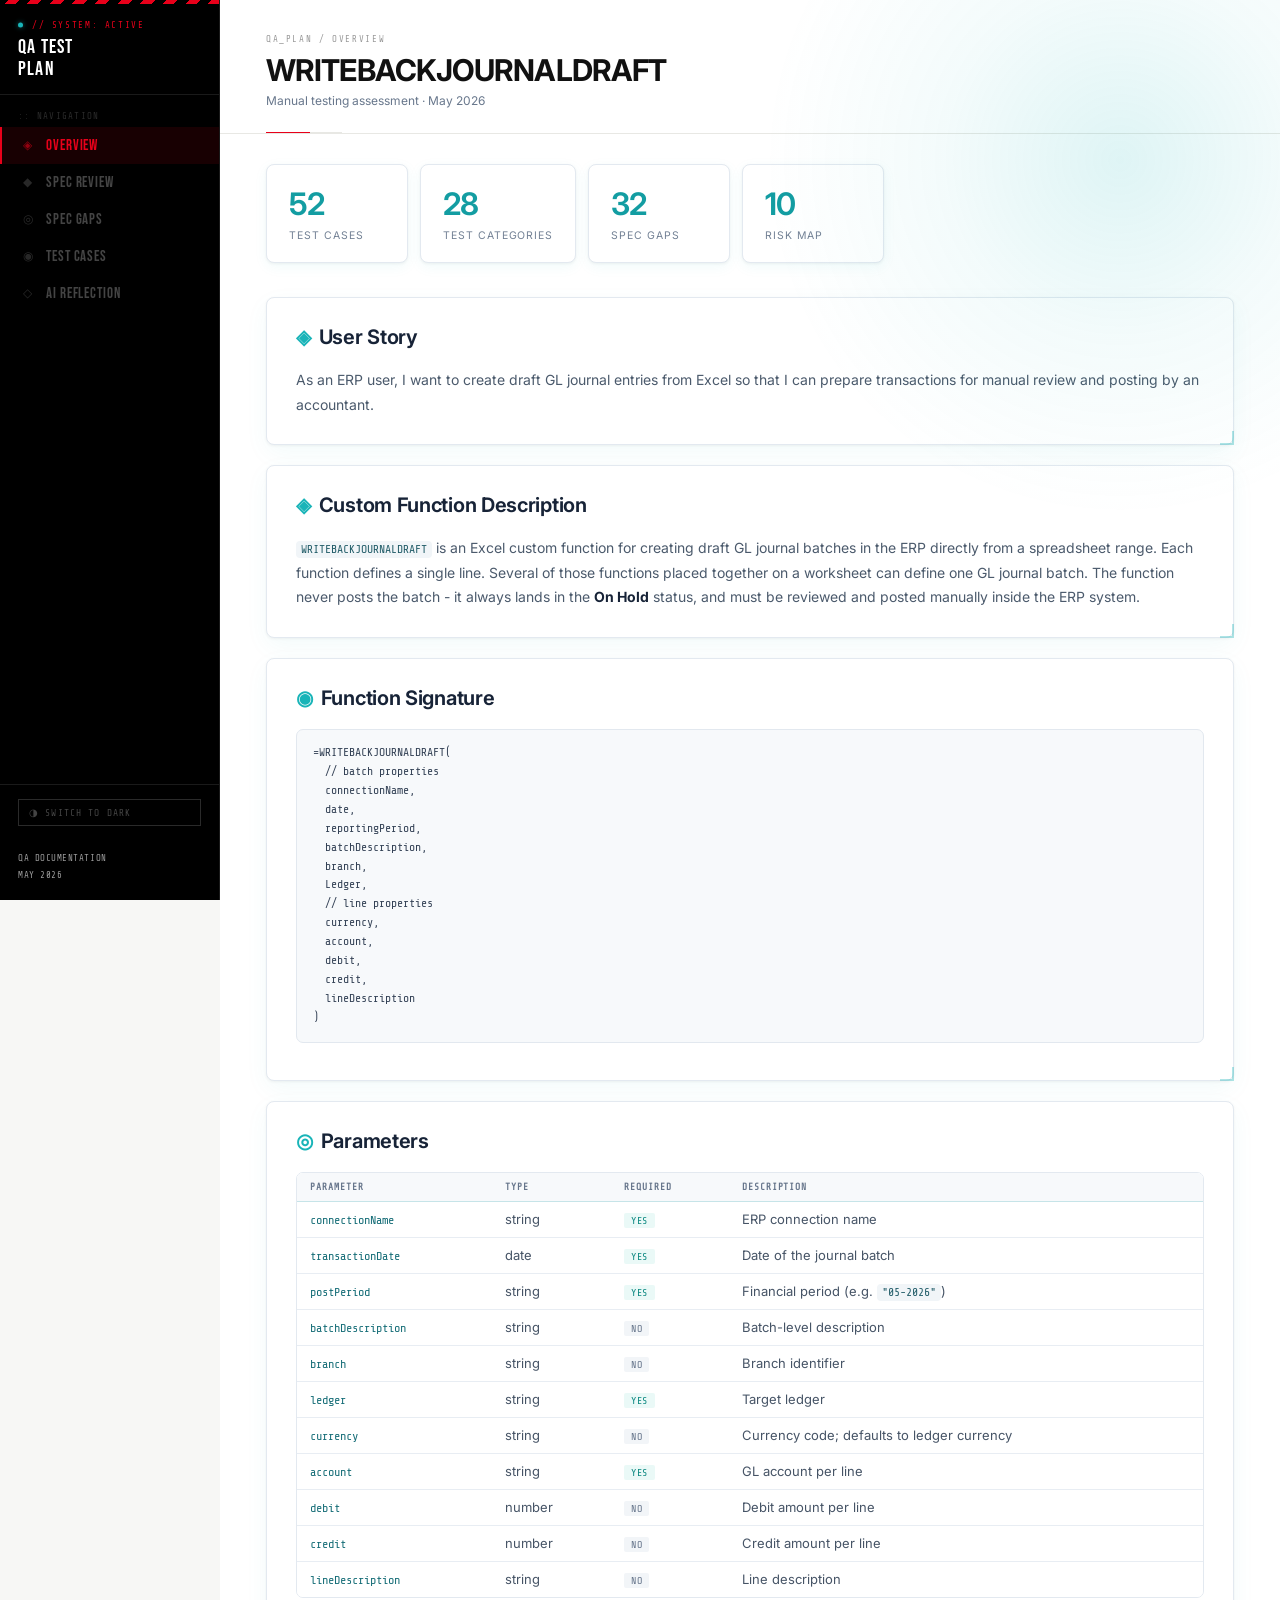
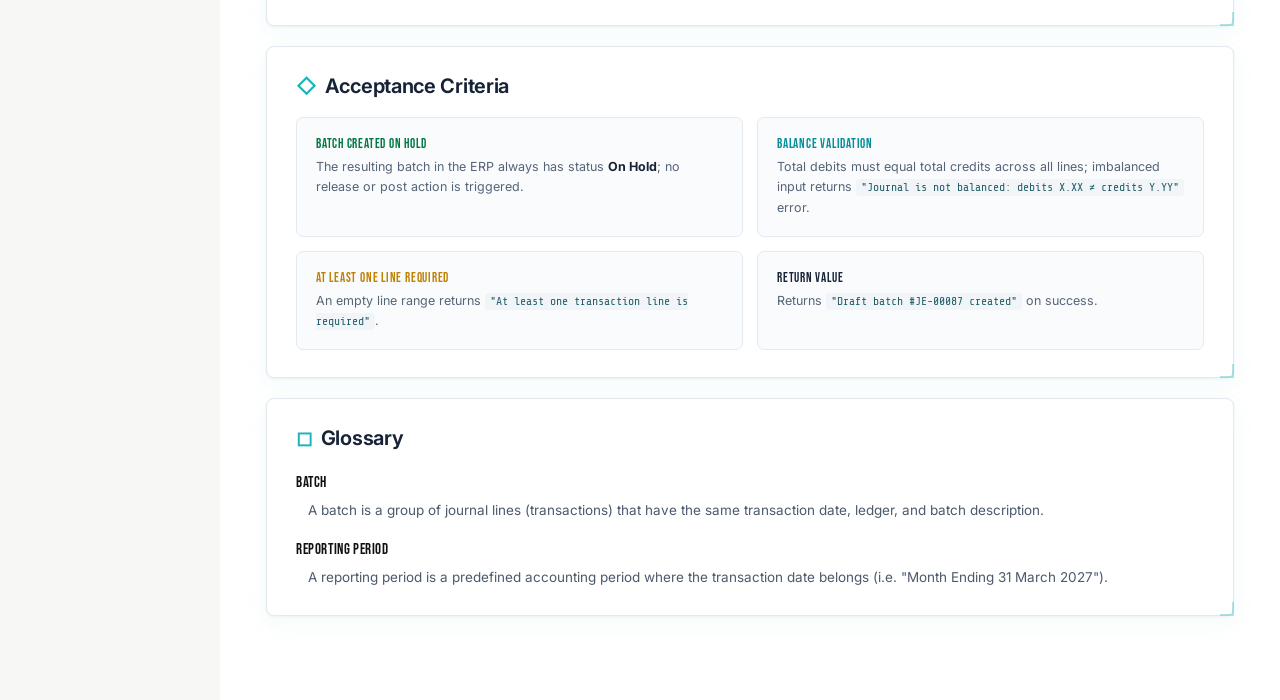
<file: index.html>
<!DOCTYPE html>
<html>
<head>
  <meta charset="UTF-8" />
  <link rel="icon" type="image/x-icon" href="favicon.ico?v=20260527" />
  <meta http-equiv="refresh" content="0; url=overview.html" />
  <title>Redirecting…</title>
</head>
<body>
  <script>window.location.replace("overview.html");</script>
</body>
</html>
</file>
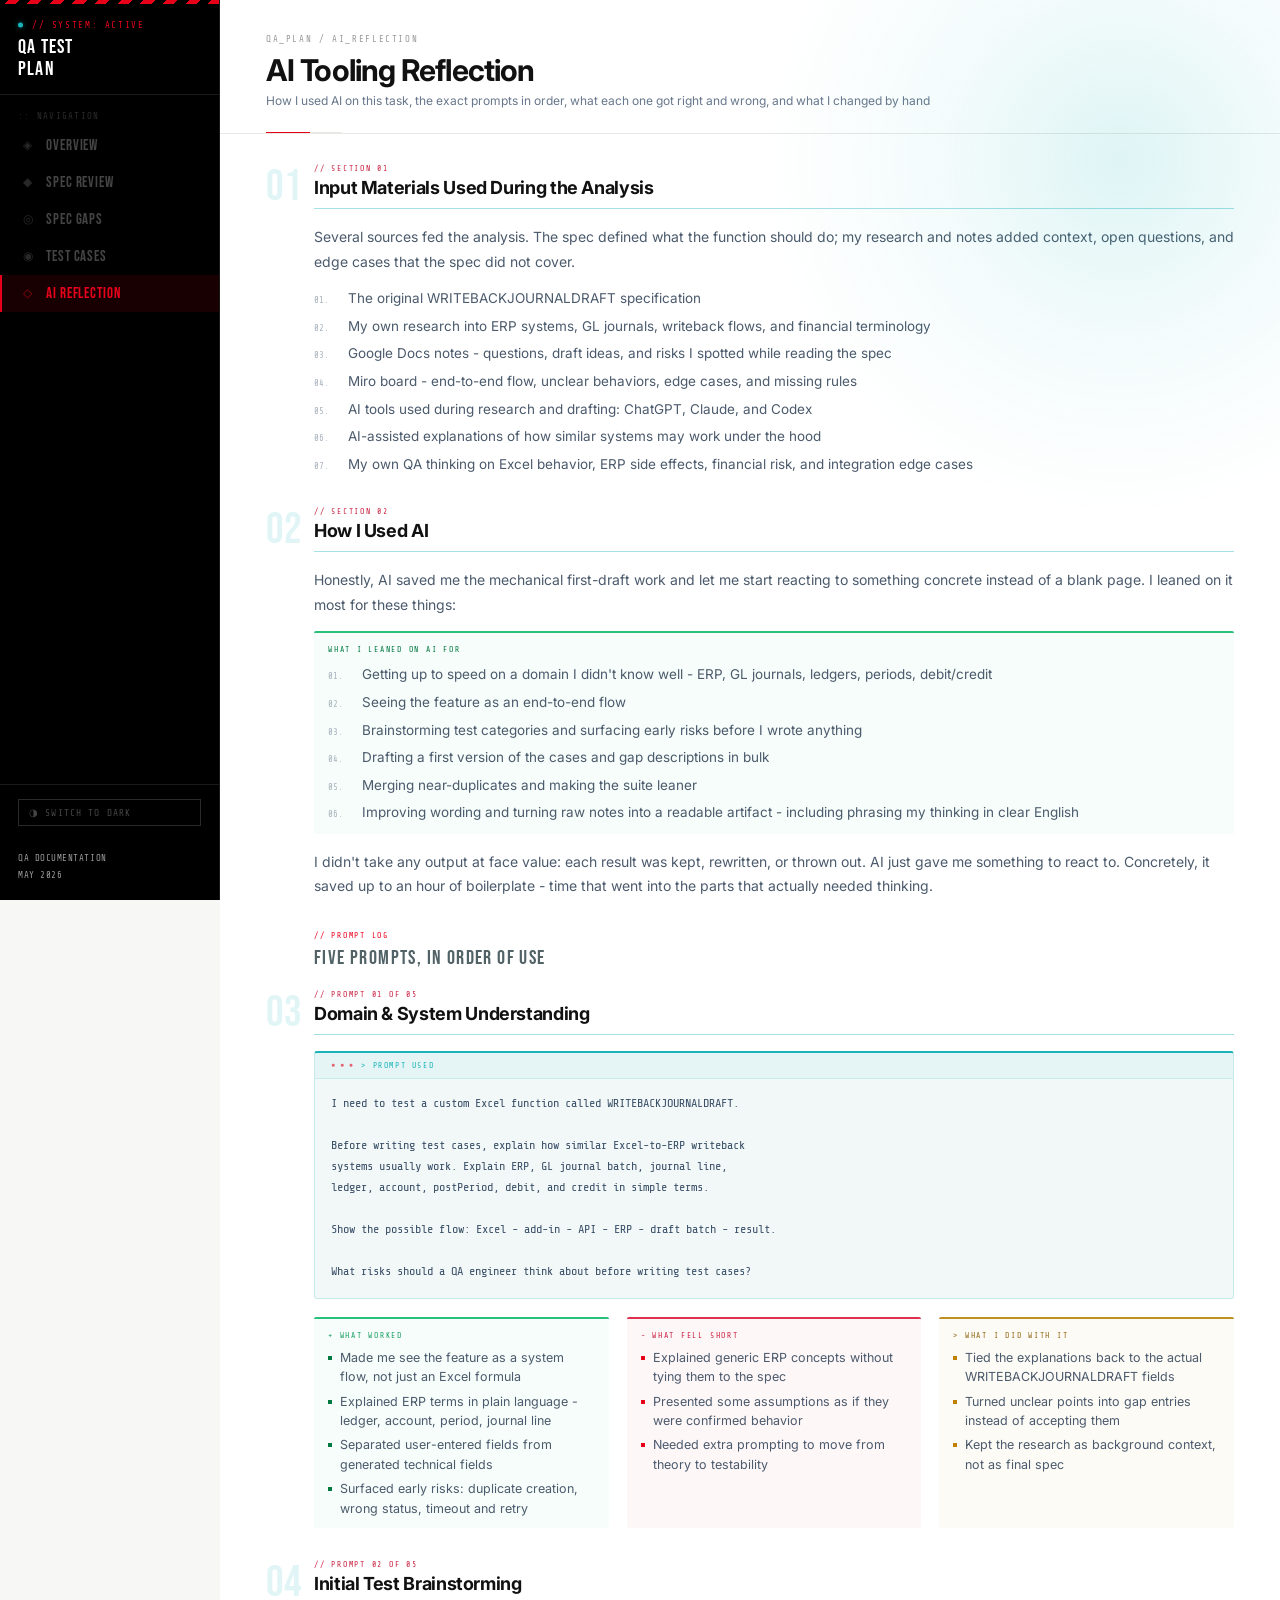
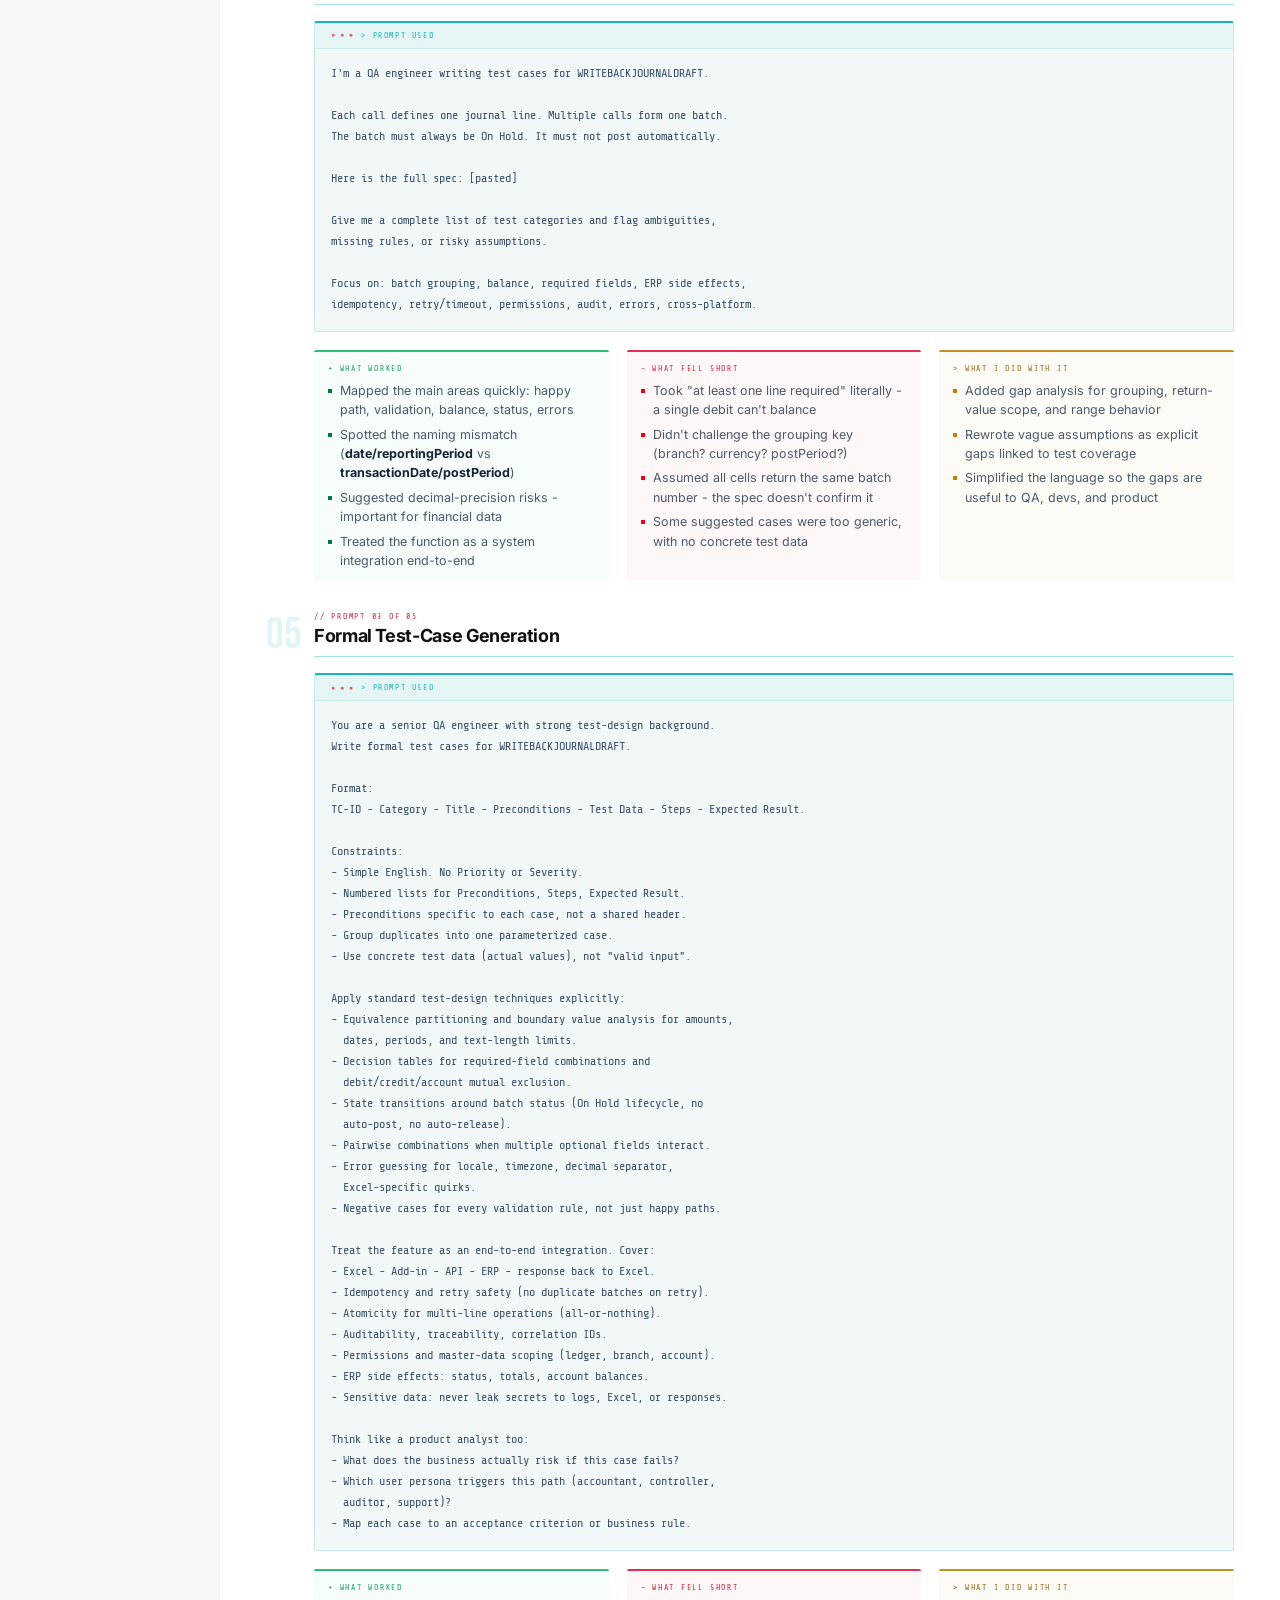
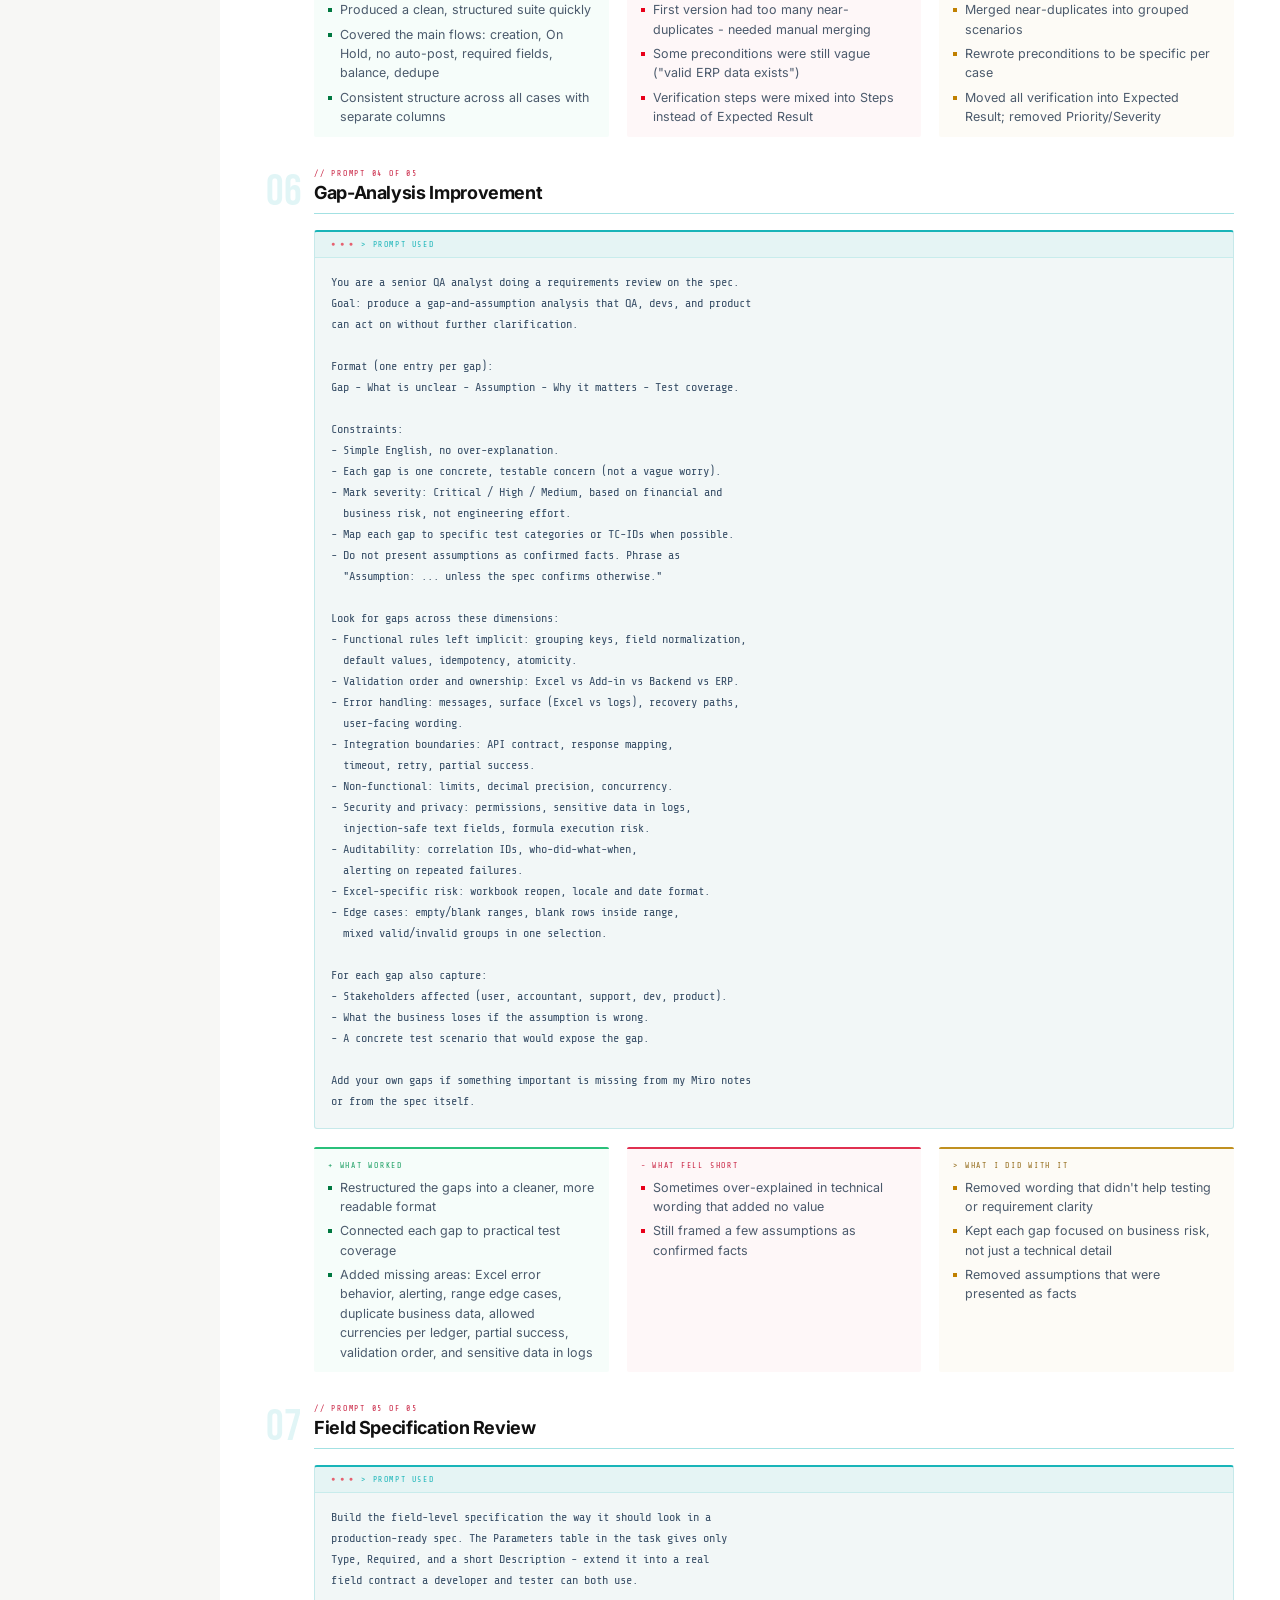
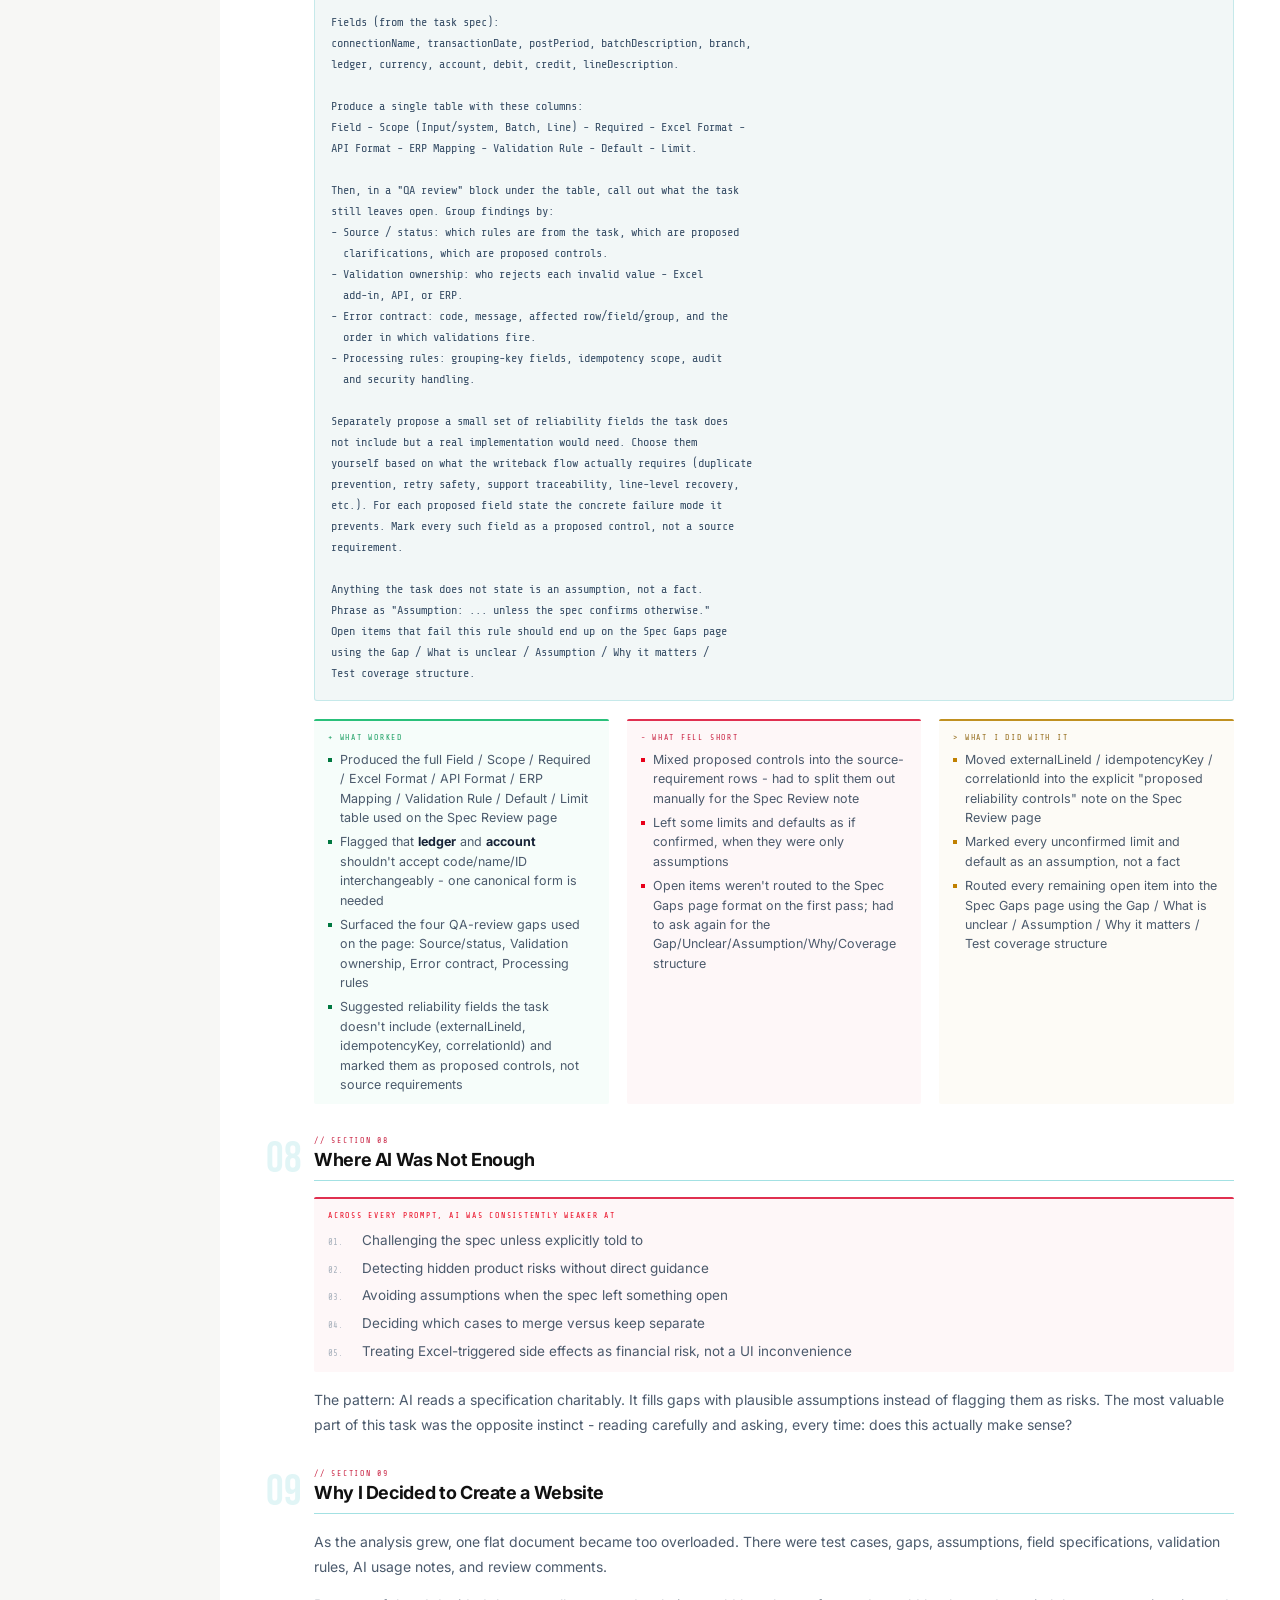
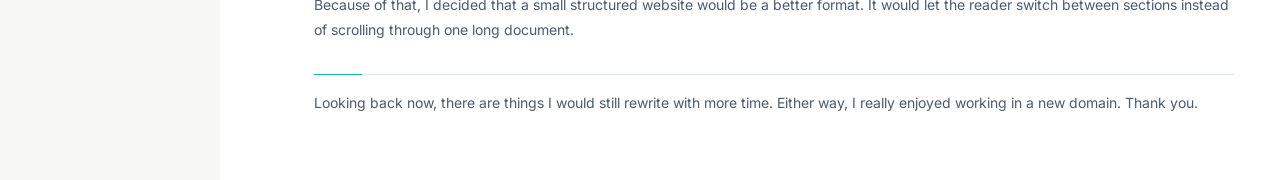
<file: ai-reflection.html>
<!DOCTYPE html>
<html lang="en" data-theme="light">
<head>
  <meta charset="UTF-8" />
  <meta name="viewport" content="width=device-width, initial-scale=1.0" />
  <title>AI Reflection - WRITEBACKJOURNALDRAFT QA</title>
  <link rel="preconnect" href="https://fonts.googleapis.com">
  <link rel="preconnect" href="https://fonts.gstatic.com" crossorigin>
  <link href="https://fonts.googleapis.com/css2?family=Bebas+Neue&family=Share+Tech+Mono&family=Inter:wght@400;500;600;700&display=swap" rel="stylesheet">
  <link rel="icon" type="image/x-icon" href="favicon.ico?v=20260527" />
  <link rel="stylesheet" href="style-eva.css?v=20260527-burger4" />
  <script src="theme.js?v=20260527-burger1"></script>
  <style>
    /* ── AI Reflection local layer ── */

    /* Section numbered heading */
    .ai-section { margin-bottom: 32px; }

    .ai-section-head {
      display: flex;
      align-items: flex-end;
      gap: 0;
      margin-bottom: 16px;
      position: relative;
    }

    .ai-num {
      font-family: 'Bebas Neue', sans-serif;
      font-size: 44px;
      line-height: 1;
      color: rgba(25,223,219,0.08);
      flex-shrink: 0;
      width: 48px;
      text-align: right;
      padding-right: 12px;
      user-select: none;
    }
    [data-theme="light"] .ai-num { color: rgba(0,143,153,0.12); }

    .ai-head-text { flex: 1; padding-bottom: 10px; border-bottom: 1px solid var(--line-cyan); }

    .ai-tag {
      font-family: 'Share Tech Mono', monospace;
      font-size: 8px;
      letter-spacing: 0.22em;
      text-transform: uppercase;
      color: var(--red);
      margin-bottom: 4px;
    }

    .ai-title {
      font-family: 'Bebas Neue', sans-serif;
      font-size: 22px;
      letter-spacing: 0.07em;
      color: var(--text);
    }
    [data-theme="light"] .ai-title {
      font-family: 'Inter', sans-serif;
      font-size: 18px;
      font-weight: 700;
      letter-spacing: -0.02em;
    }

    .ai-body { padding-left: 48px; }

    /* Plain paragraph */
    .ai-para {
      font-size: 13.5px;
      color: var(--text-muted);
      line-height: 1.75;
      margin-bottom: 14px;
    }
    .ai-para strong { color: var(--text); }
    [data-theme="light"] .ai-para { color: #4b5a6c; font-size: 14px; }
    [data-theme="light"] .ai-para strong { color: #172337; }

    /* Numbered list */
    .ai-list {
      list-style: none;
      padding: 0;
      display: flex;
      flex-direction: column;
      gap: 6px;
      margin-bottom: 14px;
    }
    .ai-list li {
      display: flex;
      gap: 12px;
      align-items: baseline;
      font-size: 13px;
      color: var(--text-muted);
      line-height: 1.6;
    }
    [data-theme="light"] .ai-list li { color: #4b5a6c; font-size: 13.5px; }
    .ai-list .n {
      font-family: 'Share Tech Mono', monospace;
      font-size: 9px;
      color: var(--text-dim);
      min-width: 22px;
      flex-shrink: 0;
    }
    [data-theme="light"] .ai-list .n { color: #aab3be; }
    .ai-list li strong { color: var(--text); }
    [data-theme="light"] .ai-list li strong { color: #172337; }

    /* Prompt terminal block */
    .prompt-box {
      background: rgba(4,7,9,0.88);
      border: 1px solid rgba(25,223,219,0.18);
      border-top: 2px solid var(--cyan);
      padding: 0;
      margin-bottom: 18px;
      position: relative;
      border-radius: 3px;
      overflow: hidden;
    }
    [data-theme="light"] .prompt-box {
      background: #f2f7f7;
      border: 1px solid rgba(25,180,184,0.2);
      border-top: 2px solid #19b4b8;
    }
    .prompt-box-lbl {
      font-family: 'Share Tech Mono', monospace;
      font-size: 8px;
      letter-spacing: 0.2em;
      color: var(--cyan);
      text-transform: uppercase;
      padding: 8px 16px;
      background: rgba(25,223,219,0.05);
      border-bottom: 1px solid rgba(25,223,219,0.1);
      display: flex;
      align-items: center;
      gap: 8px;
    }
    .prompt-box-lbl::before {
      content: '●  ●  ●';
      font-size: 7px;
      letter-spacing: 0.05em;
      color: var(--red);
      opacity: 0.6;
      flex-shrink: 0;
    }
    [data-theme="light"] .prompt-box-lbl {
      color: #19b4b8;
      background: rgba(25,180,184,0.06);
      border-bottom-color: rgba(25,180,184,0.14);
    }
    .prompt-box pre {
      background: transparent;
      border: none;
      padding: 14px 16px 16px;
      font-size: 12px;
      color: var(--text-muted);
      line-height: 1.75;
      margin: 0;
    }
    [data-theme="light"] .prompt-box pre { color: #3a5068; }

    /* Annotation columns - replaces heavy card boxes */
    .ai-cols {
      display: grid;
      grid-template-columns: 1fr 1fr 1fr;
      gap: 18px;
      margin-bottom: 16px;
    }
    .ai-cols-2 {
      display: grid;
      grid-template-columns: 1fr 1fr;
      gap: 18px;
      margin-bottom: 16px;
    }
    @media (max-width: 800px) {
      .ai-cols, .ai-cols-2 { grid-template-columns: 1fr; }
    }

    .ai-col { padding-top: 12px; border-top: 2px solid; }
    .ai-col-ok   { border-color: var(--green); }
    .ai-col-err  { border-color: var(--red); }
    .ai-col-fix  { border-color: var(--yellow); }
    [data-theme="light"] .ai-col-ok  { border-color: #29c07a; }
    [data-theme="light"] .ai-col-err { border-color: #e03050; }
    [data-theme="light"] .ai-col-fix { border-color: #c09020; }

    .ai-col-lbl {
      font-family: 'Share Tech Mono', monospace;
      font-size: 8px;
      letter-spacing: 0.22em;
      text-transform: uppercase;
      margin-bottom: 8px;
    }
    .ai-col-ok  .ai-col-lbl { color: var(--green); }
    .ai-col-err .ai-col-lbl { color: var(--red); }
    .ai-col-fix .ai-col-lbl { color: var(--yellow); }
    [data-theme="light"] .ai-col-ok  .ai-col-lbl { color: #1a9e62; }
    [data-theme="light"] .ai-col-err .ai-col-lbl { color: #c82040; }
    [data-theme="light"] .ai-col-fix .ai-col-lbl { color: #916815; }

    .ai-col-items {
      list-style: none;
      padding: 0;
      display: flex;
      flex-direction: column;
      gap: 5px;
    }
    .ai-col-items li {
      font-size: 12.5px;
      color: var(--text-muted);
      line-height: 1.55;
      padding-left: 12px;
      position: relative;
    }
    [data-theme="light"] .ai-col-items li { color: #4b5a6c; }
    .ai-col-ok  .ai-col-items li::before { content:''; position:absolute; left:0; top:8px; width:4px; height:4px; background:var(--green); }
    .ai-col-err .ai-col-items li::before { content:''; position:absolute; left:0; top:8px; width:4px; height:4px; background:var(--red); }
    .ai-col-fix .ai-col-items li::before { content:''; position:absolute; left:0; top:8px; width:4px; height:4px; background:var(--yellow); }
    .ai-col-items li strong { color: var(--text); }
    [data-theme="light"] .ai-col-items li strong { color: #172337; }

    /* Prompt connector */
    .prompt-step {
      display: flex;
      align-items: center;
      gap: 10px;
      margin: -8px 0 20px;
      opacity: 0.45;
    }
    .prompt-step-line { width: 1px; height: 20px; background: var(--red); flex-shrink:0; }
    .prompt-step-txt {
      font-family: 'Share Tech Mono', monospace;
      font-size: 7.5px;
      letter-spacing: 0.18em;
      color: var(--red);
    }

    /* Full-width accent block (used / not enough) */
    .ai-accent-block {
      border-top: 2px solid;
      padding-top: 12px;
      margin-bottom: 14px;
    }
    .ai-accent-block.ok  { border-color: var(--green); }
    .ai-accent-block.err { border-color: var(--red); }
    [data-theme="light"] .ai-accent-block.ok  { border-color: #29c07a; }
    [data-theme="light"] .ai-accent-block.err { border-color: #e03050; }

    /* Final callout */
    .ai-final {
      padding: 22px 24px;
      border: 1px solid var(--line-cyan);
      border-top: 2px solid var(--yellow);
      background: linear-gradient(110deg, rgba(240,192,48,0.04), transparent 40%), var(--panel);
      font-size: 14px;
      line-height: 1.85;
      color: var(--text-muted);
      backdrop-filter: blur(4px);
    }
    [data-theme="light"] .ai-final {
      border: 1px solid #e1e8f0;
      border-top: 2px solid #c09020;
      background: #fffdf5;
      color: #4b5a6c;
    }
    .ai-final strong { color: var(--yellow); }
    .ai-final em { color: var(--text); font-style: normal; }
    [data-theme="light"] .ai-final strong { color: #916815; }
    [data-theme="light"] .ai-final em { color: #172337; }

    /* Section 11 role list - fixed alignment */
    .ai-role-list {
      display: flex;
      flex-direction: column;
      gap: 10px;
    }
    .ai-role-row {
      display: flex;
      gap: 0;
      align-items: baseline;
      font-size: 13.5px;
      color: var(--text-muted);
      line-height: 1.6;
    }
    .ai-role-key {
      font-family: 'Share Tech Mono', monospace;
      font-size: 9px;
      letter-spacing: 0.14em;
      color: var(--cyan);
      width: 90px;
      flex-shrink: 0;
      padding-top: 2px;
      text-transform: uppercase;
    }
    [data-theme="light"] .ai-role-key { color: #19b4b8; }
    [data-theme="light"] .ai-role-row { color: #4b5a6c; }
    .ai-role-sep {
      color: var(--text-dim);
      font-family: 'Share Tech Mono', monospace;
      margin: 0 10px;
      font-size: 10px;
    }

    /* Divider */
    .ai-hr {
      height: 1px;
      background: var(--line-white);
      margin: 16px 0;
      position: relative;
    }
    .ai-hr::before {
      content: '';
      position: absolute;
      left: 0; top: 0;
      height: 1px; width: 48px;
      background: var(--cyan);
    }

    /* ── Light theme polish ── */
    [data-theme="light"] .ai-section-head {
      border-radius: 2px;
    }
    [data-theme="light"] .ai-head-text {
      border-bottom-color: rgba(25,180,184,0.4);
    }
    [data-theme="light"] .ai-num {
      color: rgba(25,180,184,0.13);
    }
    [data-theme="light"] .ai-tag {
      color: #c82040;
    }
    [data-theme="light"] .ai-col {
      background: rgba(246,248,251,0.7);
      border-radius: 2px;
      padding: 12px 14px 10px;
    }
    [data-theme="light"] .ai-col-ok   { background: rgba(41,192,122,0.04); }
    [data-theme="light"] .ai-col-err  { background: rgba(224,48,80,0.04); }
    [data-theme="light"] .ai-col-fix  { background: rgba(192,144,32,0.04); }
    [data-theme="light"] .ai-accent-block.ok {
      background: rgba(41,192,122,0.04);
      padding: 12px 14px 10px;
      border-radius: 2px;
    }
    [data-theme="light"] .ai-accent-block.err {
      background: rgba(224,48,80,0.04);
      padding: 12px 14px 10px;
      border-radius: 2px;
    }
    [data-theme="light"] .ai-hr { background: #dce4ed; }
    [data-theme="light"] .ai-hr::before { background: #19b4b8; }
    [data-theme="light"] .prompt-step-line { background: #c82040; }
    [data-theme="light"] .prompt-step-txt { color: #c82040; }
  </style>
</head>
<body class="ai-page">

<button class="mobile-menu-toggle" onclick="toggleMobileMenu()" aria-label="Toggle menu" type="button">☰</button>

<aside class="sidebar">
  <div class="sidebar-header">
    <div class="sidebar-eyebrow">// SYSTEM: ACTIVE</div>
    <div class="sidebar-logo">QA TEST<br>PLAN</div>
  </div>
  <div class="nav-section">:: Navigation</div>
  <a href="overview.html" class="nav-link"><span class="nav-icon">◈</span> Overview</a>
  <a href="spec.html" class="nav-link"><span class="nav-icon">◆</span> Spec Review</a>
  <a href="gaps.html" class="nav-link"><span class="nav-icon">◎</span> Spec Gaps</a>
  <a href="test-cases.html" class="nav-link"><span class="nav-icon">◉</span> Test Cases</a>
  <a href="ai-reflection.html" class="nav-link active"><span class="nav-icon">◇</span> AI Reflection</a>
  <div class="theme-toggle">
    <button class="theme-btn" onclick="toggleTheme()" id="theme-btn">◑ SWITCH THEME</button>
  </div>
  <div class="sidebar-footer">
    QA DOCUMENTATION<br/>
    MAY 2026
  </div>
</aside>

<main class="main">
  <div class="page-header">
    <div class="breadcrumb">QA_PLAN / AI_REFLECTION</div>
    <div class="page-title">AI Tooling Reflection</div>
    <div class="page-desc">How I used AI on this task, the exact prompts in order, what each one got right and wrong, and what I changed by hand</div>
  </div>

  <div class="content">

    <!-- 01 - Input materials used during the analysis -->
    <div class="ai-section">
      <div class="ai-section-head">
        <div class="ai-num">01</div>
        <div class="ai-head-text">
          <div class="ai-tag">// SECTION 01</div>
          <div class="ai-title">Input Materials Used During the Analysis</div>
        </div>
      </div>
      <div class="ai-body">
        <p class="ai-para">
          Several sources fed the analysis. The spec defined what the function should do; my research and notes added context, open questions, and edge cases that the spec did not cover.
        </p>
        <ul class="ai-list">
          <li><span class="n">01.</span><span>The original WRITEBACKJOURNALDRAFT specification</span></li>
          <li><span class="n">02.</span><span>My own research into ERP systems, GL journals, writeback flows, and financial terminology</span></li>
          <li><span class="n">03.</span><span>Google Docs notes - questions, draft ideas, and risks I spotted while reading the spec</span></li>
          <li><span class="n">04.</span><span>Miro board - end-to-end flow, unclear behaviors, edge cases, and missing rules</span></li>
          <li><span class="n">05.</span><span>AI tools used during research and drafting: ChatGPT, Claude, and Codex</span></li>
          <li><span class="n">06.</span><span>AI-assisted explanations of how similar systems may work under the hood</span></li>
          <li><span class="n">07.</span><span>My own QA thinking on Excel behavior, ERP side effects, financial risk, and integration edge cases</span></li>
        </ul>
      </div>
    </div>

    <!-- 02 - How I used AI -->
    <div class="ai-section">
      <div class="ai-section-head">
        <div class="ai-num">02</div>
        <div class="ai-head-text">
          <div class="ai-tag">// SECTION 02</div>
          <div class="ai-title">How I Used AI</div>
        </div>
      </div>
      <div class="ai-body">
        <p class="ai-para">
          Honestly, AI saved me the mechanical first-draft work and let me start reacting to something concrete instead of a blank page. I leaned on it most for these things:
        </p>
        <div class="ai-accent-block ok" style="margin-bottom:16px;">
          <div class="ai-col-lbl" style="color:var(--green);font-family:'Share Tech Mono',monospace;font-size:8px;letter-spacing:.22em;text-transform:uppercase;margin-bottom:10px;">What I leaned on AI for</div>
          <ul class="ai-list" style="margin-bottom:0;">
            <li><span class="n">01.</span><span>Getting up to speed on a domain I didn't know well - ERP, GL journals, ledgers, periods, debit/credit</span></li>
            <li><span class="n">02.</span><span>Seeing the feature as an end-to-end flow</span></li>
            <li><span class="n">03.</span><span>Brainstorming test categories and surfacing early risks before I wrote anything</span></li>
            <li><span class="n">04.</span><span>Drafting a first version of the cases and gap descriptions in bulk</span></li>
            <li><span class="n">05.</span><span>Merging near-duplicates and making the suite leaner</span></li>
            <li><span class="n">06.</span><span>Improving wording and turning raw notes into a readable artifact - including phrasing my thinking in clear English</span></li>
          </ul>
        </div>
        <p class="ai-para" style="margin-bottom:0;">
          I didn't take any output at face value: each result was kept, rewritten, or thrown out. AI just gave me something to react to. Concretely, it saved up to an hour of boilerplate - time that went into the parts that actually needed thinking.
        </p>
      </div>
    </div>

    <!-- Prompt log header -->
    <div style="margin-bottom:20px; padding-left:48px;">
      <div style="font-family:'Share Tech Mono',monospace;font-size:8px;letter-spacing:.22em;text-transform:uppercase;color:var(--red);margin-bottom:6px;">// PROMPT LOG</div>
      <div style="font-family:'Bebas Neue',sans-serif;font-size:20px;letter-spacing:.07em;color:var(--text-muted);">Five prompts, in order of use</div>
    </div>

    <!-- 03 - Prompt 1 -->
    <div class="ai-section">
      <div class="ai-section-head">
        <div class="ai-num">03</div>
        <div class="ai-head-text">
          <div class="ai-tag">// PROMPT 01 OF 05</div>
          <div class="ai-title">Domain &amp; System Understanding</div>
        </div>
      </div>
      <div class="ai-body">
        <div class="prompt-box">
          <div class="prompt-box-lbl">&gt; prompt used</div>
          <pre>I need to test a custom Excel function called WRITEBACKJOURNALDRAFT.

Before writing test cases, explain how similar Excel-to-ERP writeback
systems usually work. Explain ERP, GL journal batch, journal line,
ledger, account, postPeriod, debit, and credit in simple terms.

Show the possible flow: Excel - add-in - API - ERP - draft batch - result.

What risks should a QA engineer think about before writing test cases?</pre>
        </div>
        <div class="ai-cols">
          <div class="ai-col ai-col-ok">
            <div class="ai-col-lbl">+ what worked</div>
            <ul class="ai-col-items">
              <li>Made me see the feature as a system flow, not just an Excel formula</li>
              <li>Explained ERP terms in plain language - ledger, account, period, journal line</li>
              <li>Separated user-entered fields from generated technical fields</li>
              <li>Surfaced early risks: duplicate creation, wrong status, timeout and retry</li>
            </ul>
          </div>
          <div class="ai-col ai-col-err">
            <div class="ai-col-lbl">- what fell short</div>
            <ul class="ai-col-items">
              <li>Explained generic ERP concepts without tying them to the spec</li>
              <li>Presented some assumptions as if they were confirmed behavior</li>
              <li>Needed extra prompting to move from theory to testability</li>
            </ul>
          </div>
          <div class="ai-col ai-col-fix">
            <div class="ai-col-lbl">&gt; what I did with it</div>
            <ul class="ai-col-items">
              <li>Tied the explanations back to the actual WRITEBACKJOURNALDRAFT fields</li>
              <li>Turned unclear points into gap entries instead of accepting them</li>
              <li>Kept the research as background context, not as final spec</li>
            </ul>
          </div>
        </div>
      </div>
    </div>

    <!-- 04 - Prompt 2 -->
    <div class="ai-section">
      <div class="ai-section-head">
        <div class="ai-num">04</div>
        <div class="ai-head-text">
          <div class="ai-tag">// PROMPT 02 OF 05</div>
          <div class="ai-title">Initial Test Brainstorming</div>
        </div>
      </div>
      <div class="ai-body">
        <div class="prompt-box">
          <div class="prompt-box-lbl">&gt; prompt used</div>
          <pre>I'm a QA engineer writing test cases for WRITEBACKJOURNALDRAFT.

Each call defines one journal line. Multiple calls form one batch.
The batch must always be On Hold. It must not post automatically.

Here is the full spec: [pasted]

Give me a complete list of test categories and flag ambiguities,
missing rules, or risky assumptions.

Focus on: batch grouping, balance, required fields, ERP side effects,
idempotency, retry/timeout, permissions, audit, errors, cross-platform.</pre>
        </div>
        <div class="ai-cols">
          <div class="ai-col ai-col-ok">
            <div class="ai-col-lbl">+ what worked</div>
            <ul class="ai-col-items">
              <li>Mapped the main areas quickly: happy path, validation, balance, status, errors</li>
              <li>Spotted the naming mismatch (<strong>date/reportingPeriod</strong> vs <strong>transactionDate/postPeriod</strong>)</li>
              <li>Suggested decimal-precision risks - important for financial data</li>
              <li>Treated the function as a system integration end-to-end</li>
            </ul>
          </div>
          <div class="ai-col ai-col-err">
            <div class="ai-col-lbl">- what fell short</div>
            <ul class="ai-col-items">
              <li>Took "at least one line required" literally - a single debit can't balance</li>
              <li>Didn't challenge the grouping key (branch? currency? postPeriod?)</li>
              <li>Assumed all cells return the same batch number - the spec doesn't confirm it</li>
              <li>Some suggested cases were too generic, with no concrete test data</li>
            </ul>
          </div>
          <div class="ai-col ai-col-fix">
            <div class="ai-col-lbl">&gt; what I did with it</div>
            <ul class="ai-col-items">
              <li>Added gap analysis for grouping, return-value scope, and range behavior</li>
              <li>Rewrote vague assumptions as explicit gaps linked to test coverage</li>
              <li>Simplified the language so the gaps are useful to QA, devs, and product</li>
            </ul>
          </div>
        </div>
      </div>
    </div>

    <!-- 05 - Prompt 3 -->
    <div class="ai-section">
      <div class="ai-section-head">
        <div class="ai-num">05</div>
        <div class="ai-head-text">
          <div class="ai-tag">// PROMPT 03 OF 05</div>
          <div class="ai-title">Formal Test-Case Generation</div>
        </div>
      </div>
      <div class="ai-body">
        <div class="prompt-box">
          <div class="prompt-box-lbl">&gt; prompt used</div>
          <pre>You are a senior QA engineer with strong test-design background.
Write formal test cases for WRITEBACKJOURNALDRAFT.

Format:
TC-ID - Category - Title - Preconditions - Test Data - Steps - Expected Result.

Constraints:
- Simple English. No Priority or Severity.
- Numbered lists for Preconditions, Steps, Expected Result.
- Preconditions specific to each case, not a shared header.
- Group duplicates into one parameterized case.
- Use concrete test data (actual values), not "valid input".

Apply standard test-design techniques explicitly:
- Equivalence partitioning and boundary value analysis for amounts,
  dates, periods, and text-length limits.
- Decision tables for required-field combinations and
  debit/credit/account mutual exclusion.
- State transitions around batch status (On Hold lifecycle, no
  auto-post, no auto-release).
- Pairwise combinations when multiple optional fields interact.
- Error guessing for locale, timezone, decimal separator,
  Excel-specific quirks.
- Negative cases for every validation rule, not just happy paths.

Treat the feature as an end-to-end integration. Cover:
- Excel - Add-in - API - ERP - response back to Excel.
- Idempotency and retry safety (no duplicate batches on retry).
- Atomicity for multi-line operations (all-or-nothing).
- Auditability, traceability, correlation IDs.
- Permissions and master-data scoping (ledger, branch, account).
- ERP side effects: status, totals, account balances.
- Sensitive data: never leak secrets to logs, Excel, or responses.

Think like a product analyst too:
- What does the business actually risk if this case fails?
- Which user persona triggers this path (accountant, controller,
  auditor, support)?
- Map each case to an acceptance criterion or business rule.</pre>
        </div>
        <div class="ai-cols">
          <div class="ai-col ai-col-ok">
            <div class="ai-col-lbl">+ what worked</div>
            <ul class="ai-col-items">
              <li>Produced a clean, structured suite quickly</li>
              <li>Covered the main flows: creation, On Hold, no auto-post, required fields, balance, dedupe</li>
              <li>Consistent structure across all cases with separate columns</li>
            </ul>
          </div>
          <div class="ai-col ai-col-err">
            <div class="ai-col-lbl">- what fell short</div>
            <ul class="ai-col-items">
              <li>First version had too many near-duplicates - needed manual merging</li>
              <li>Some preconditions were still vague ("valid ERP data exists")</li>
              <li>Verification steps were mixed into Steps instead of Expected Result</li>
            </ul>
          </div>
          <div class="ai-col ai-col-fix">
            <div class="ai-col-lbl">&gt; what I did with it</div>
            <ul class="ai-col-items">
              <li>Merged near-duplicates into grouped scenarios</li>
              <li>Rewrote preconditions to be specific per case</li>
              <li>Moved all verification into Expected Result; removed Priority/Severity</li>
            </ul>
          </div>
        </div>
      </div>
    </div>

    <!-- 06 - Prompt 4 -->
    <div class="ai-section">
      <div class="ai-section-head">
        <div class="ai-num">06</div>
        <div class="ai-head-text">
          <div class="ai-tag">// PROMPT 04 OF 05</div>
          <div class="ai-title">Gap-Analysis Improvement</div>
        </div>
      </div>
      <div class="ai-body">
        <div class="prompt-box">
          <div class="prompt-box-lbl">&gt; prompt used</div>
          <pre>You are a senior QA analyst doing a requirements review on the spec.
Goal: produce a gap-and-assumption analysis that QA, devs, and product
can act on without further clarification.

Format (one entry per gap):
Gap - What is unclear - Assumption - Why it matters - Test coverage.

Constraints:
- Simple English, no over-explanation.
- Each gap is one concrete, testable concern (not a vague worry).
- Mark severity: Critical / High / Medium, based on financial and
  business risk, not engineering effort.
- Map each gap to specific test categories or TC-IDs when possible.
- Do not present assumptions as confirmed facts. Phrase as
  "Assumption: ... unless the spec confirms otherwise."

Look for gaps across these dimensions:
- Functional rules left implicit: grouping keys, field normalization,
  default values, idempotency, atomicity.
- Validation order and ownership: Excel vs Add-in vs Backend vs ERP.
- Error handling: messages, surface (Excel vs logs), recovery paths,
  user-facing wording.
- Integration boundaries: API contract, response mapping,
  timeout, retry, partial success.
- Non-functional: limits, decimal precision, concurrency.
- Security and privacy: permissions, sensitive data in logs,
  injection-safe text fields, formula execution risk.
- Auditability: correlation IDs, who-did-what-when,
  alerting on repeated failures.
- Excel-specific risk: workbook reopen, locale and date format.
- Edge cases: empty/blank ranges, blank rows inside range,
  mixed valid/invalid groups in one selection.

For each gap also capture:
- Stakeholders affected (user, accountant, support, dev, product).
- What the business loses if the assumption is wrong.
- A concrete test scenario that would expose the gap.

Add your own gaps if something important is missing from my Miro notes
or from the spec itself.</pre>
        </div>
        <div class="ai-cols">
          <div class="ai-col ai-col-ok">
            <div class="ai-col-lbl">+ what worked</div>
            <ul class="ai-col-items">
              <li>Restructured the gaps into a cleaner, more readable format</li>
              <li>Connected each gap to practical test coverage</li>
              <li>Added missing areas: Excel error behavior, alerting, range edge cases, duplicate business data, allowed currencies per ledger, partial success, validation order, and sensitive data in logs</li>
            </ul>
          </div>
          <div class="ai-col ai-col-err">
            <div class="ai-col-lbl">- what fell short</div>
            <ul class="ai-col-items">
              <li>Sometimes over-explained in technical wording that added no value</li>
              <li>Still framed a few assumptions as confirmed facts</li>
            </ul>
          </div>
          <div class="ai-col ai-col-fix">
            <div class="ai-col-lbl">&gt; what I did with it</div>
            <ul class="ai-col-items">
              <li>Removed wording that didn't help testing or requirement clarity</li>
              <li>Kept each gap focused on business risk, not just a technical detail</li>
              <li>Removed assumptions that were presented as facts</li>
            </ul>
          </div>
        </div>
      </div>
    </div>

    <!-- 07 - Prompt 5 -->
    <div class="ai-section">
      <div class="ai-section-head">
        <div class="ai-num">07</div>
        <div class="ai-head-text">
          <div class="ai-tag">// PROMPT 05 OF 05</div>
          <div class="ai-title">Field Specification Review</div>
        </div>
      </div>
      <div class="ai-body">
        <div class="prompt-box">
          <div class="prompt-box-lbl">&gt; prompt used</div>
          <pre>Build the field-level specification the way it should look in a
production-ready spec. The Parameters table in the task gives only
Type, Required, and a short Description - extend it into a real
field contract a developer and tester can both use.

Fields (from the task spec):
connectionName, transactionDate, postPeriod, batchDescription, branch,
ledger, currency, account, debit, credit, lineDescription.

Produce a single table with these columns:
Field - Scope (Input/system, Batch, Line) - Required - Excel Format -
API Format - ERP Mapping - Validation Rule - Default - Limit.

Then, in a "QA review" block under the table, call out what the task
still leaves open. Group findings by:
- Source / status: which rules are from the task, which are proposed
  clarifications, which are proposed controls.
- Validation ownership: who rejects each invalid value - Excel
  add-in, API, or ERP.
- Error contract: code, message, affected row/field/group, and the
  order in which validations fire.
- Processing rules: grouping-key fields, idempotency scope, audit
  and security handling.

Separately propose a small set of reliability fields the task does
not include but a real implementation would need. Choose them
yourself based on what the writeback flow actually requires (duplicate
prevention, retry safety, support traceability, line-level recovery,
etc.). For each proposed field state the concrete failure mode it
prevents. Mark every such field as a proposed control, not a source
requirement.

Anything the task does not state is an assumption, not a fact.
Phrase as "Assumption: ... unless the spec confirms otherwise."
Open items that fail this rule should end up on the Spec Gaps page
using the Gap / What is unclear / Assumption / Why it matters /
Test coverage structure.</pre>
        </div>
        <div class="ai-cols">
          <div class="ai-col ai-col-ok">
            <div class="ai-col-lbl">+ what worked</div>
            <ul class="ai-col-items">
              <li>Produced the full Field / Scope / Required / Excel Format / API Format / ERP Mapping / Validation Rule / Default / Limit table used on the Spec Review page</li>
              <li>Flagged that <strong>ledger</strong> and <strong>account</strong> shouldn't accept code/name/ID interchangeably - one canonical form is needed</li>
              <li>Surfaced the four QA-review gaps used on the page: Source/status, Validation ownership, Error contract, Processing rules</li>
              <li>Suggested reliability fields the task doesn't include (externalLineId, idempotencyKey, correlationId) and marked them as proposed controls, not source requirements</li>
            </ul>
          </div>
          <div class="ai-col ai-col-err">
            <div class="ai-col-lbl">- what fell short</div>
            <ul class="ai-col-items">
              <li>Mixed proposed controls into the source-requirement rows - had to split them out manually for the Spec Review note</li>
              <li>Left some limits and defaults as if confirmed, when they were only assumptions</li>
              <li>Open items weren't routed to the Spec Gaps page format on the first pass; had to ask again for the Gap/Unclear/Assumption/Why/Coverage structure</li>
            </ul>
          </div>
          <div class="ai-col ai-col-fix">
            <div class="ai-col-lbl">&gt; what I did with it</div>
            <ul class="ai-col-items">
              <li>Moved externalLineId / idempotencyKey / correlationId into the explicit "proposed reliability controls" note on the Spec Review page</li>
              <li>Marked every unconfirmed limit and default as an assumption, not a fact</li>
              <li>Routed every remaining open item into the Spec Gaps page using the Gap / What is unclear / Assumption / Why it matters / Test coverage structure</li>
            </ul>
          </div>
        </div>
      </div>
    </div>

    <!-- 08 - Where AI Was Not Enough -->
    <div class="ai-section">
      <div class="ai-section-head">
        <div class="ai-num">08</div>
        <div class="ai-head-text">
          <div class="ai-tag">// SECTION 08</div>
          <div class="ai-title">Where AI Was Not Enough</div>
        </div>
      </div>
      <div class="ai-body">
        <div class="ai-accent-block err" style="margin-bottom:16px;">
          <div class="ai-col-lbl" style="color:var(--red);font-family:'Share Tech Mono',monospace;font-size:8px;letter-spacing:.22em;text-transform:uppercase;margin-bottom:10px;">Across every prompt, AI was consistently weaker at</div>
          <ul class="ai-list" style="margin-bottom:0;">
            <li><span class="n">01.</span><span>Challenging the spec unless explicitly told to</span></li>
            <li><span class="n">02.</span><span>Detecting hidden product risks without direct guidance</span></li>
            <li><span class="n">03.</span><span>Avoiding assumptions when the spec left something open</span></li>
            <li><span class="n">04.</span><span>Deciding which cases to merge versus keep separate</span></li>
            <li><span class="n">05.</span><span>Treating Excel-triggered side effects as financial risk, not a UI inconvenience</span></li>
          </ul>
        </div>
        <p class="ai-para" style="margin-bottom:0;">
          The pattern: AI reads a specification charitably. It fills gaps with plausible assumptions instead of flagging them as risks. The most valuable part of this task was the opposite instinct - reading carefully and asking, every time: does this actually make sense?
        </p>
      </div>
    </div>

    <!-- 09 - Why I Decided to Create a Website -->
    <div class="ai-section">
      <div class="ai-section-head">
        <div class="ai-num">09</div>
        <div class="ai-head-text">
          <div class="ai-tag">// SECTION 09</div>
          <div class="ai-title">Why I Decided to Create a Website</div>
        </div>
      </div>
      <div class="ai-body">
        <p class="ai-para">As the analysis grew, one flat document became too overloaded. There were test cases, gaps, assumptions, field specifications, validation rules, AI usage notes, and review comments.</p>
        <p class="ai-para" style="margin-bottom:0;">Because of that, I decided that a small structured website would be a better format. It would let the reader switch between sections instead of scrolling through one long document.</p>
      </div>
    </div>

    <!-- Closing note -->
    <div class="ai-body" style="margin-top:32px;">
      <div class="ai-hr"></div>
      <p class="ai-para" style="margin-bottom:0;">
        Looking back now, there are things I would still rewrite with more time. Either way, I really enjoyed working in a new domain. Thank you.
      </p>
    </div>

  </div>
</main>

</body>
</html>
</file>
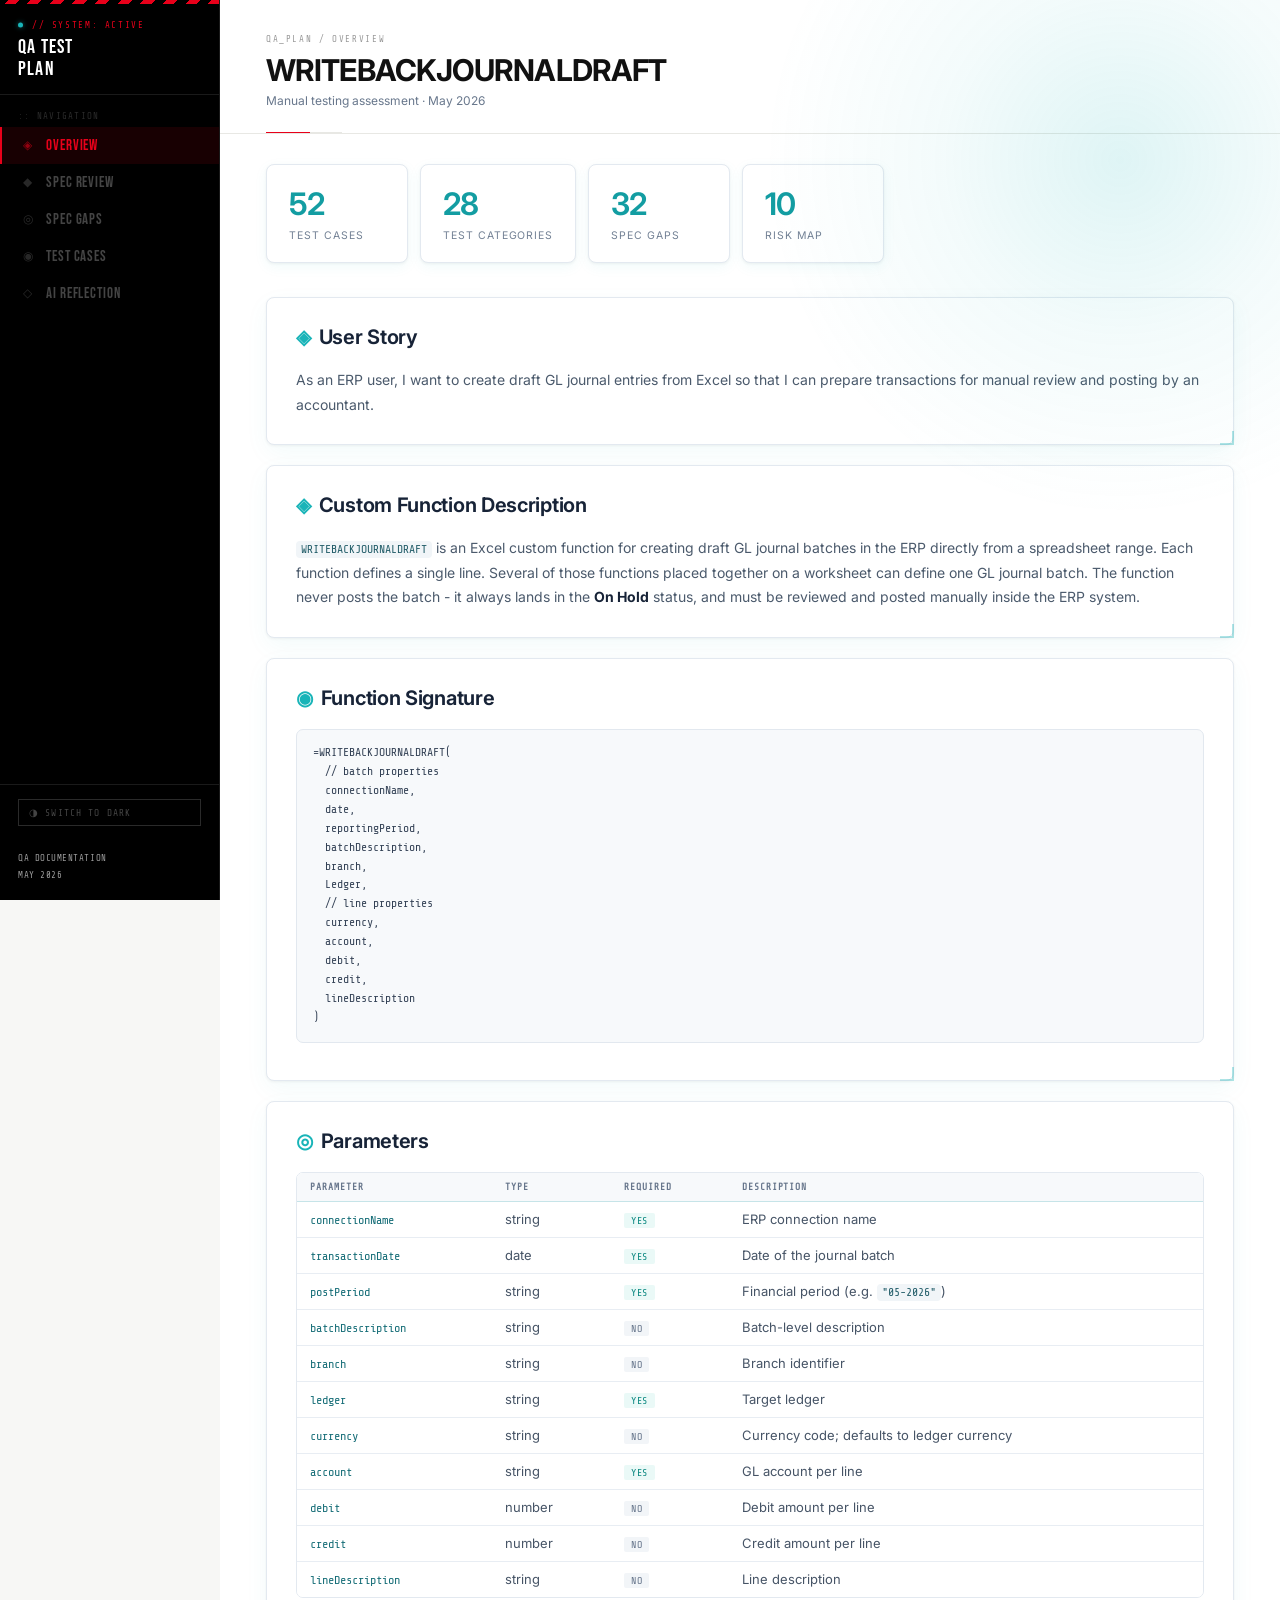
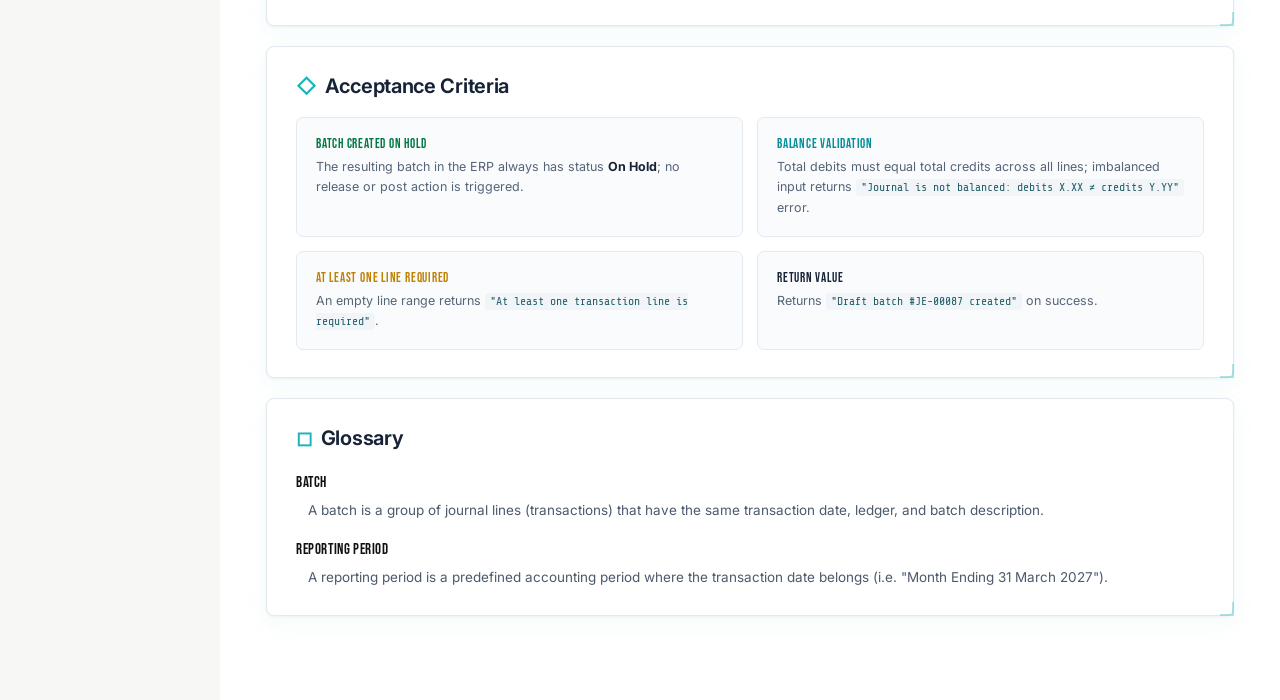
<file: overview.html>
<!DOCTYPE html>
<html lang="en" data-theme="light">
<head>
  <meta charset="UTF-8" />
  <meta name="viewport" content="width=device-width, initial-scale=1.0" />
  <title>WRITEBACKJOURNALDRAFT - QA Test Plan</title>
  <link rel="preconnect" href="https://fonts.googleapis.com">
  <link rel="preconnect" href="https://fonts.gstatic.com" crossorigin>
  <link href="https://fonts.googleapis.com/css2?family=Bebas+Neue&family=Share+Tech+Mono&family=Inter:wght@400;500;600;700&display=swap" rel="stylesheet">
  <link rel="icon" type="image/x-icon" href="favicon.ico?v=20260527" />
  <link rel="stylesheet" href="style-eva.css?v=20260527-burger4" />
  <script src="theme.js?v=20260527-burger1"></script>
</head>
<body class="overview-page">

<button class="mobile-menu-toggle" onclick="toggleMobileMenu()" aria-label="Toggle menu" type="button">☰</button>

<aside class="sidebar">
  <div class="sidebar-header">
    <div class="sidebar-eyebrow">// SYSTEM: ACTIVE</div>
    <div class="sidebar-logo">QA TEST<br>PLAN</div>
  </div>
  <div class="nav-section">:: Navigation</div>
  <a href="overview.html" class="nav-link active"><span class="nav-icon">◈</span> Overview</a>
  <a href="spec.html" class="nav-link"><span class="nav-icon">◆</span> Spec Review</a>
  <a href="gaps.html" class="nav-link"><span class="nav-icon">◎</span> Spec Gaps</a>
  <a href="test-cases.html" class="nav-link"><span class="nav-icon">◉</span> Test Cases</a>
  <a href="ai-reflection.html" class="nav-link"><span class="nav-icon">◇</span> AI Reflection</a>
  <div class="theme-toggle">
    <button class="theme-btn" onclick="toggleTheme()" id="theme-btn">◑ &nbsp;SWITCH THEME</button>
  </div>
  <div class="sidebar-footer">
    QA DOCUMENTATION<br/>
    MAY 2026
  </div>
</aside>

<main class="main">
  <div class="page-header">
    <div class="breadcrumb">QA_PLAN / OVERVIEW</div>
    <div class="page-title">WRITEBACKJOURNALDRAFT</div>
    <div class="page-desc">Manual testing assessment · May 2026</div>
  </div>

  <div class="content">

    <div class="stats">
      <a class="stat-card stat-link" href="test-cases.html" aria-label="Open all 52 test cases"><div class="stat-num">52</div><div class="stat-label">Test cases</div><div class="stat-action" aria-hidden="true">→</div></a>
      <a class="stat-card stat-link" href="test-cases.html" aria-label="Review the 28 test categories"><div class="stat-num">28</div><div class="stat-label">Test categories</div><div class="stat-action" aria-hidden="true">→</div></a>
      <a class="stat-card stat-link" href="gaps.html" aria-label="Open 32 specification gaps"><div class="stat-num">32</div><div class="stat-label">Spec gaps</div><div class="stat-action" aria-hidden="true">→</div></a>
      <a class="stat-card stat-link" href="spec.html#risk-map" aria-label="Open risk map with 10 identified risks"><div class="stat-num">10</div><div class="stat-label">Risk map</div><div class="stat-action" aria-hidden="true">→</div></a>
    </div>

    <div class="card">
      <div class="card-title"><span class="icon">◈</span> User Story</div>
      <p style="font-size:14px;color:var(--text-muted);line-height:1.75;margin-bottom:0;">
        As an ERP user, I want to create draft GL journal entries from Excel so that I can prepare transactions for manual review and posting by an accountant.
      </p>
    </div>

    <div class="card">
      <div class="card-title"><span class="icon">◈</span> Custom Function Description</div>
      <p style="font-size:14px;color:var(--text-muted);line-height:1.75;margin-bottom:0;">
        <code>WRITEBACKJOURNALDRAFT</code> is an Excel custom function for creating draft GL journal batches in the ERP directly from a spreadsheet range. Each function defines a single line. Several of those functions placed together on a worksheet can define one GL journal batch. The function never posts the batch - it always lands in the <strong style="color:var(--accent)">On Hold</strong> status, and must be reviewed and posted manually inside the ERP system.
      </p>
    </div>

    <div class="card">
      <div class="card-title"><span class="icon">◉</span> Function Signature</div>
      <pre>=WRITEBACKJOURNALDRAFT(
  // batch properties
  connectionName,
  date,
  reportingPeriod,
  batchDescription,
  branch,
  Ledger,
  // line properties
  currency,
  account,
  debit,
  credit,
  lineDescription
)</pre>
    </div>

    <div class="card">
      <div class="card-title"><span class="icon">◎</span> Parameters</div>
      <div class="table-wrap">
        <table class="param-table">
          <thead><tr><th>Parameter</th><th>Type</th><th>Required</th><th>Description</th></tr></thead>
          <tbody>
            <tr><td><span class="param-name">connectionName</span></td><td>string</td><td><span class="badge badge-required">Yes</span></td><td>ERP connection name</td></tr>
            <tr><td><span class="param-name">transactionDate</span></td><td>date</td><td><span class="badge badge-required">Yes</span></td><td>Date of the journal batch</td></tr>
            <tr><td><span class="param-name">postPeriod</span></td><td>string</td><td><span class="badge badge-required">Yes</span></td><td>Financial period (e.g. <code>"05-2026"</code>)</td></tr>
            <tr><td><span class="param-name">batchDescription</span></td><td>string</td><td><span class="badge badge-scripted">No</span></td><td>Batch-level description</td></tr>
            <tr><td><span class="param-name">branch</span></td><td>string</td><td><span class="badge badge-scripted">No</span></td><td>Branch identifier</td></tr>
            <tr><td><span class="param-name">ledger</span></td><td>string</td><td><span class="badge badge-required">Yes</span></td><td>Target ledger</td></tr>
            <tr><td><span class="param-name">currency</span></td><td>string</td><td><span class="badge badge-scripted">No</span></td><td>Currency code; defaults to ledger currency</td></tr>
            <tr><td><span class="param-name">account</span></td><td>string</td><td><span class="badge badge-required">Yes</span></td><td>GL account per line</td></tr>
            <tr><td><span class="param-name">debit</span></td><td>number</td><td><span class="badge badge-scripted">No</span></td><td>Debit amount per line</td></tr>
            <tr><td><span class="param-name">credit</span></td><td>number</td><td><span class="badge badge-scripted">No</span></td><td>Credit amount per line</td></tr>
            <tr><td><span class="param-name">lineDescription</span></td><td>string</td><td><span class="badge badge-scripted">No</span></td><td>Line description</td></tr>
          </tbody>
        </table>
      </div>
    </div>

    <div class="card">
      <div class="card-title"><span class="icon">◇</span> Acceptance Criteria</div>
      <div class="ac-grid">
        <div class="ac-item">
          <div class="ac-title" style="color:var(--ok);">Batch created on hold</div>
          <div class="ac-body">The resulting batch in the ERP always has status <strong style="color:var(--text)">On Hold</strong>; no release or post action is triggered.</div>
        </div>
        <div class="ac-item">
          <div class="ac-title" style="color:var(--accent2);">Balance validation</div>
          <div class="ac-body">Total debits must equal total credits across all lines; imbalanced input returns <code>"Journal is not balanced: debits X.XX ≠ credits Y.YY"</code> error.</div>
        </div>
        <div class="ac-item">
          <div class="ac-title" style="color:var(--yellow);">At least one line required</div>
          <div class="ac-body">An empty line range returns <code>"At least one transaction line is required"</code>.</div>
        </div>
        <div class="ac-item">
          <div class="ac-title" style="color:var(--purple);">Return value</div>
          <div class="ac-body">Returns <code>"Draft batch #JE-00087 created"</code> on success.</div>
        </div>
      </div>
    </div>

    <div class="card">
      <div class="card-title"><span class="icon">◻</span> Glossary</div>
      <dl style="font-size:14px;line-height:1.8;">
        <dt>Batch</dt>
        <dd>A batch is a group of journal lines (transactions) that have the same transaction date, ledger, and batch description.</dd>
        <dt>Reporting Period</dt>
        <dd>A reporting period is a predefined accounting period where the transaction date belongs (i.e. "Month Ending 31 March 2027").</dd>
      </dl>
    </div>

  </div>
</main>

</body>
</html>
</file>
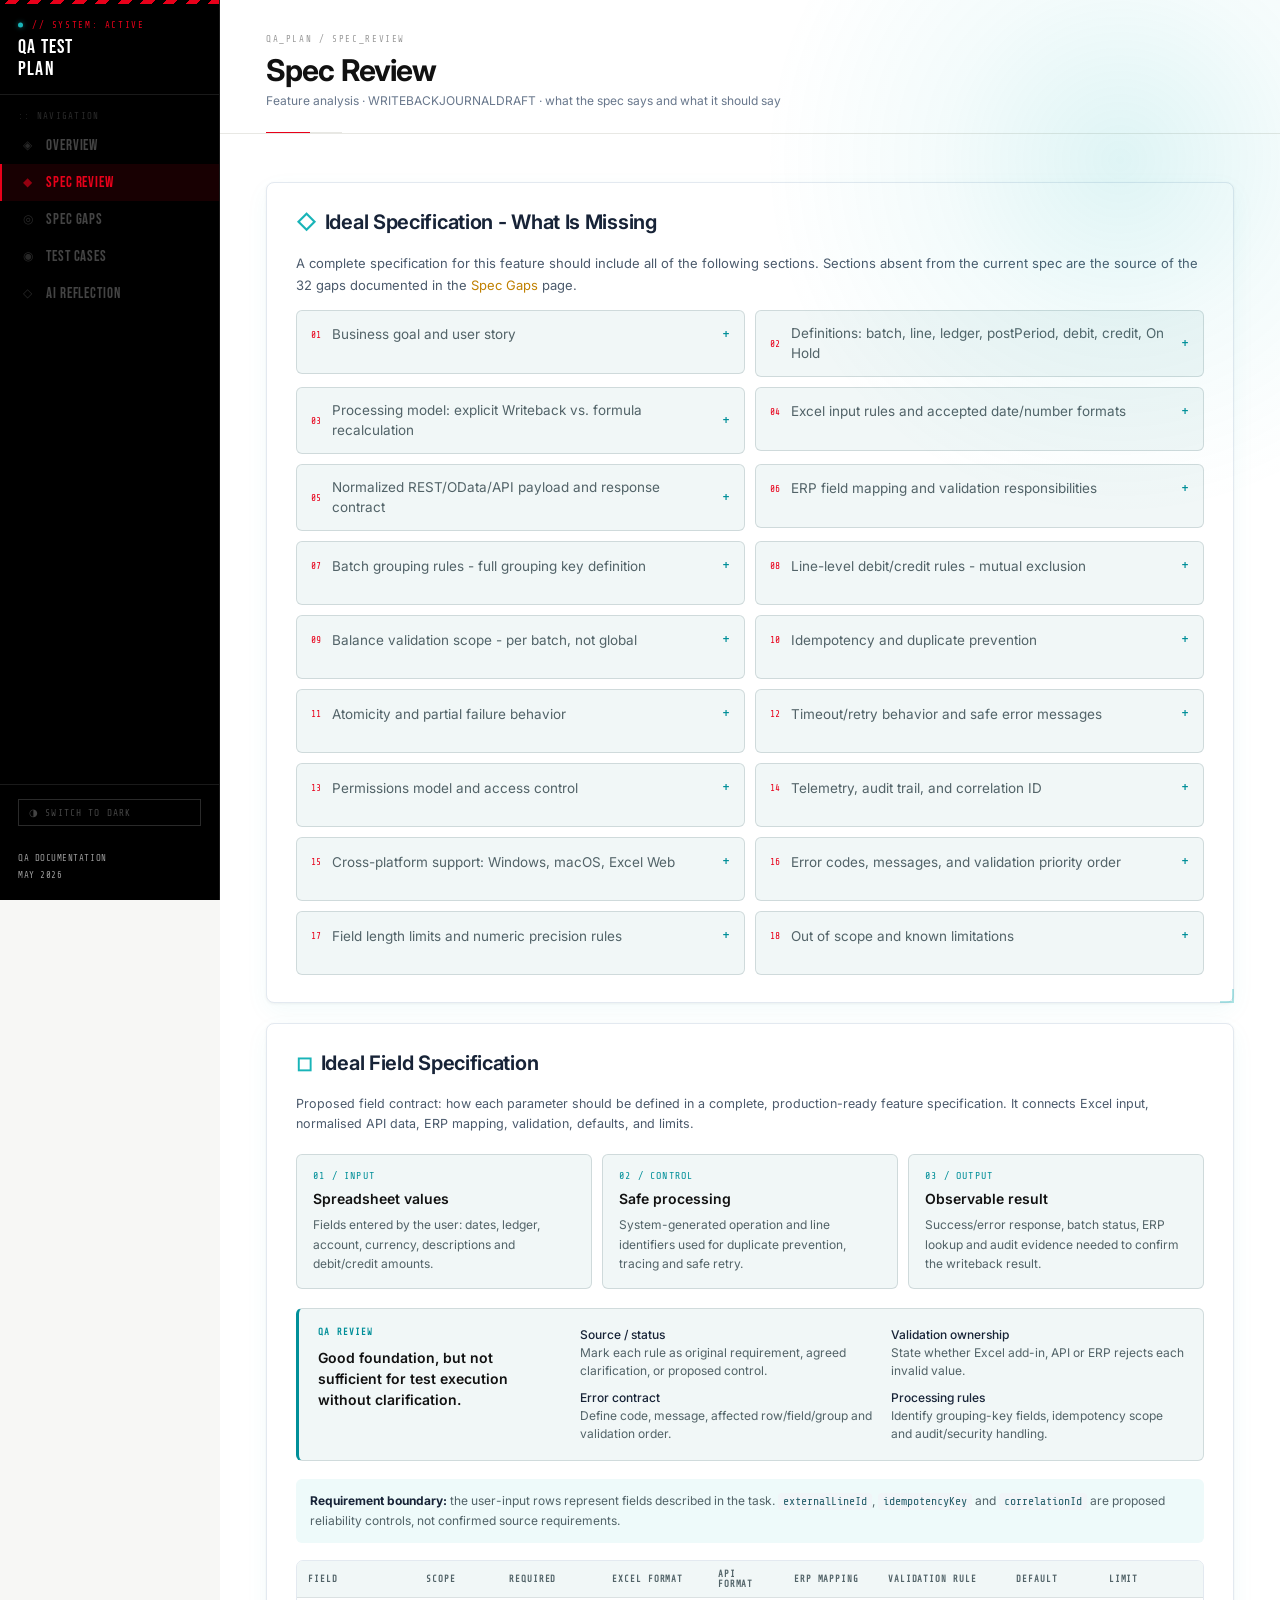
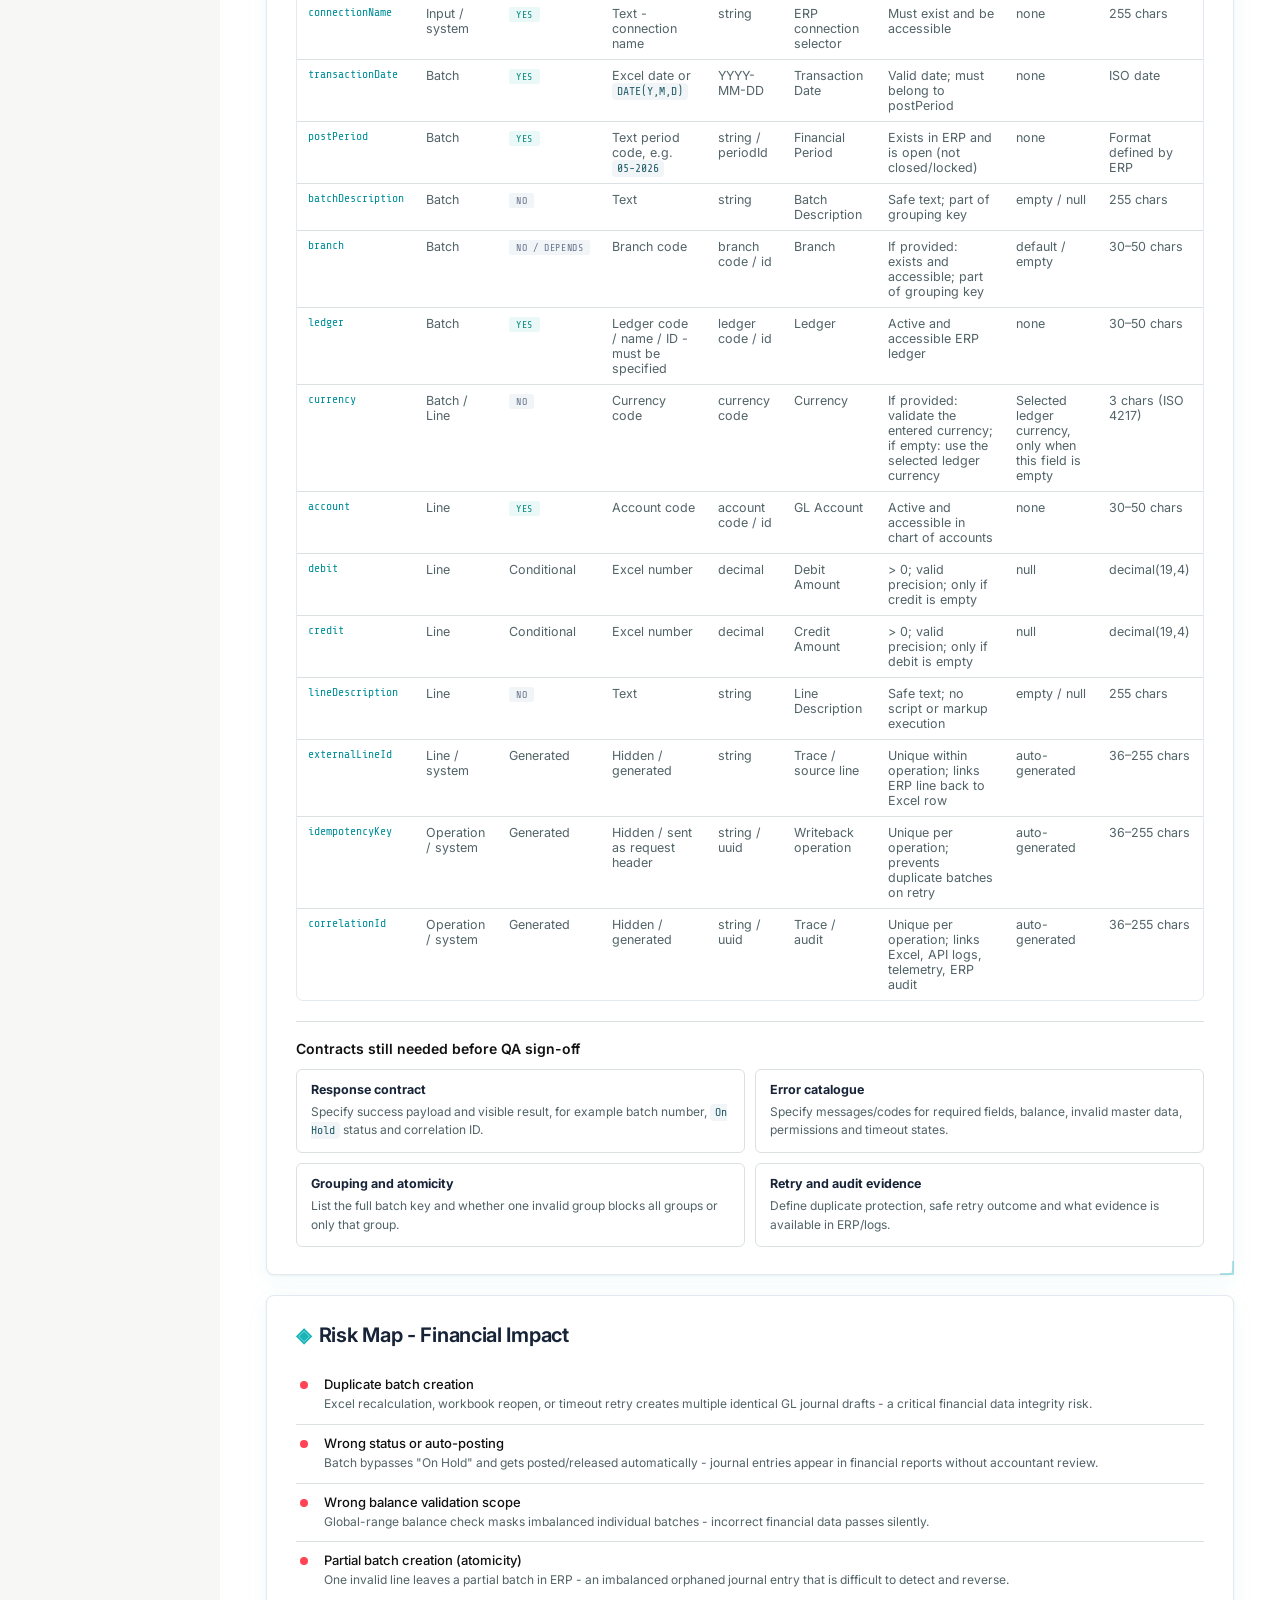
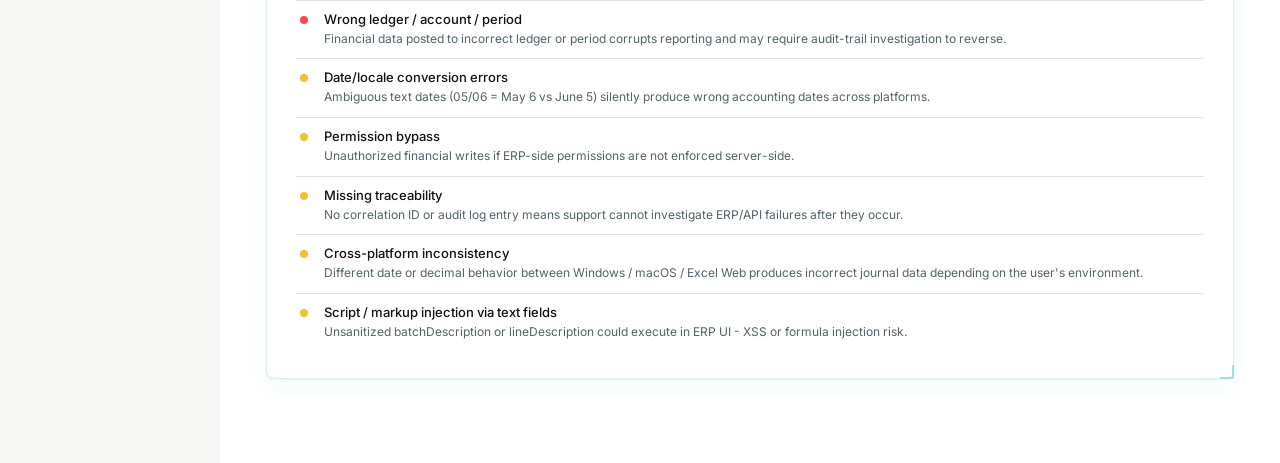
<file: spec.html>
<!DOCTYPE html>
<html lang="en" data-theme="light">
<head>
  <meta charset="UTF-8" />
  <meta name="viewport" content="width=device-width, initial-scale=1.0" />
  <title>Spec Review - WRITEBACKJOURNALDRAFT</title>
  <link rel="preconnect" href="https://fonts.googleapis.com">
  <link rel="preconnect" href="https://fonts.gstatic.com" crossorigin>
  <link href="https://fonts.googleapis.com/css2?family=Bebas+Neue&family=Share+Tech+Mono&family=Inter:wght@400;500;600;700&display=swap" rel="stylesheet">
  <link rel="icon" type="image/x-icon" href="favicon.ico?v=20260527" />
  <link rel="stylesheet" href="style-eva.css?v=20260527-burger4" />
  <script src="theme.js?v=20260527-burger1"></script>
  <style>
    .ideal-list {
      display: grid;
      grid-template-columns: 1fr 1fr;
      gap: 10px;
      align-items: start;
    }
    .ideal-item {
      display: flex;
      flex-direction: column;
      border: 1px solid var(--border);
      border-radius: 6px;
      background: var(--bg2);
      transition: border-color .18s ease, background .18s ease;
    }
    /* Closed cards get a min-height that fits a 2-line title so a one-line
       neighbour doesn't look stunted. Open cards keep their natural height,
       so expanding one card does NOT stretch its closed sibling. */
    .ideal-item:not([open]) {
      min-height: 64px;
    }
    .ideal-item:not([open]) summary {
      align-items: center;
      min-height: 100%;
    }
    .ideal-item[open] { border-color: var(--cyan); background: var(--bg3); }
    .ideal-item summary {
      display: flex;
      align-items: flex-start;
      gap: 11px;
      padding: 13px 14px;
      color: var(--text-muted);
      font-size: 13.5px;
      line-height: 1.45;
      cursor: pointer;
      list-style: none;
    }
    .ideal-item summary::-webkit-details-marker { display: none; }
    .ideal-item summary::after {
      content: '+';
      margin-left: auto;
      color: var(--cyan);
      font-family: 'Share Tech Mono', monospace;
      font-size: 15px;
    }
    .ideal-item[open] summary {
      color: var(--text);
      font-weight: 500;
    }
    .ideal-item[open] summary::after { content: '-'; }
    .ideal-explain {
      margin: 0 14px 14px 41px;
      padding-top: 12px;
      border-top: 1px solid var(--border);
      color: var(--text-muted);
      font-size: 12.5px;
      line-height: 1.6;
    }
    .ideal-example {
      margin-top: 9px;
      padding: 9px 11px;
      border-left: 2px solid var(--cyan);
      background: rgba(25, 180, 184, .07);
    }
    .ideal-example strong {
      color: var(--cyan);
      font-family: 'Share Tech Mono', monospace;
      font-size: 10px;
      text-transform: uppercase;
      letter-spacing: .08em;
    }
    .ideal-num {
      font-family: 'Share Tech Mono', monospace;
      font-size: 9.5px;
      color: var(--red);
      flex-shrink: 0;
      padding-top: 2px;
    }
    .spec-table { width: 100%; border-collapse: collapse; font-size: 12.5px; }
    .spec-table th {
      background: var(--bg2);
      padding: 8px 11px;
      text-align: left;
      font-family: 'Share Tech Mono', monospace;
      font-size: 9px;
      color: var(--text-muted);
      text-transform: uppercase;
      letter-spacing: 0.1em;
      border-bottom: 1px solid var(--border);
    }
    .spec-table td {
      padding: 8px 11px;
      border-bottom: 1px solid var(--border);
      vertical-align: top;
      color: var(--text-muted);
      font-size: 12.5px;
    }
    .spec-table tr:last-child td { border-bottom: none; }
    .spec-table td:first-child { color: var(--cyan); font-family: 'Share Tech Mono', monospace; font-size: 11.5px; white-space: nowrap; }
    .field-model {
      display: grid;
      grid-template-columns: repeat(3, 1fr);
      gap: 10px;
      margin: 20px 0 18px;
    }
    .field-layer {
      padding: 15px 16px;
      border: 1px solid var(--border);
      border-radius: 6px;
      background: var(--bg2);
    }
    .field-layer-num {
      display: block;
      margin-bottom: 9px;
      color: var(--cyan);
      font-family: 'Share Tech Mono', monospace;
      font-size: 10px;
      letter-spacing: .12em;
    }
    .field-layer-title {
      margin-bottom: 8px;
      color: var(--text);
      font-size: 14px;
      font-weight: 600;
    }
    .field-layer-text {
      color: var(--text-muted);
      font-size: 12px;
      line-height: 1.6;
    }
    .qa-assessment {
      display: grid;
      grid-template-columns: 240px 1fr;
      gap: 22px;
      margin: 19px 0 18px;
      padding: 17px 19px;
      border: 1px solid var(--border);
      border-left: 3px solid var(--cyan);
      border-radius: 6px;
      background: var(--bg2);
    }
    .qa-verdict {
      color: var(--text);
      font-size: 14px;
      font-weight: 600;
      line-height: 1.5;
    }
    .qa-verdict span {
      display: block;
      margin-bottom: 7px;
      color: var(--cyan);
      font-family: 'Share Tech Mono', monospace;
      font-size: 9px;
      letter-spacing: .13em;
      text-transform: uppercase;
    }
    .qa-needs {
      margin: 0;
      padding: 0;
      list-style: none;
      display: grid;
      grid-template-columns: 1fr 1fr;
      gap: 9px 17px;
    }
    .qa-needs li {
      color: var(--text-muted);
      font-size: 12px;
      line-height: 1.5;
    }
    .qa-needs strong {
      display: block;
      color: var(--text);
      font-weight: 500;
    }
    .spec-origin-note {
      margin: 14px 0 17px;
      padding: 12px 14px;
      border-radius: 6px;
      background: rgba(25,180,184,.07);
      color: var(--text-muted);
      font-size: 12px;
      line-height: 1.6;
    }
    .contract-list {
      margin: 20px 0 0;
      padding-top: 18px;
      border-top: 1px solid var(--border);
    }
    .contract-list-title {
      margin-bottom: 12px;
      color: var(--text);
      font-size: 14px;
      font-weight: 600;
    }
    .contract-grid {
      display: grid;
      grid-template-columns: 1fr 1fr;
      gap: 10px;
    }
    .contract-item {
      padding: 12px 14px;
      border: 1px solid var(--border);
      border-radius: 6px;
    }
    .contract-item strong {
      display: block;
      margin-bottom: 6px;
      color: var(--cyan);
      font-size: 12.5px;
    }
    .contract-item div {
      color: var(--text-muted);
      font-size: 12px;
      line-height: 1.55;
    }
    @media (max-width: 1020px) {
      .field-model, .contract-grid, .qa-needs { grid-template-columns: 1fr; }
      .qa-assessment { grid-template-columns: 1fr; }
    }
    .risk-row { display: flex; gap: 12px; align-items: flex-start; padding: 10px 0; border-bottom: 1px solid var(--border); }
    .risk-row:last-child { border-bottom: none; }
    .risk-pri { flex-shrink: 0; width: 16px; padding-top: 5px; display: flex; justify-content: center; }
    .risk-title { font-size: 13px; color: var(--text); font-weight: 500; }
    .risk-desc { font-size: 12px; color: var(--text-muted); margin-top: 3px; line-height: 1.55; }
  </style>
</head>
<body class="spec-page">

<button class="mobile-menu-toggle" onclick="toggleMobileMenu()" aria-label="Toggle menu" type="button">☰</button>

<aside class="sidebar">
  <div class="sidebar-header">
    <div class="sidebar-eyebrow">// SYSTEM: ACTIVE</div>
    <div class="sidebar-logo">QA TEST<br>PLAN</div>
  </div>
  <div class="nav-section">:: Navigation</div>
  <a href="overview.html" class="nav-link"><span class="nav-icon">◈</span> Overview</a>
  <a href="spec.html" class="nav-link active"><span class="nav-icon">◆</span> Spec Review</a>
  <a href="gaps.html" class="nav-link"><span class="nav-icon">◎</span> Spec Gaps</a>
  <a href="test-cases.html" class="nav-link"><span class="nav-icon">◉</span> Test Cases</a>
  <a href="ai-reflection.html" class="nav-link"><span class="nav-icon">◇</span> AI Reflection</a>
  <div class="theme-toggle">
    <button class="theme-btn" onclick="toggleTheme()" id="theme-btn">◑ SWITCH THEME</button>
  </div>
  <div class="sidebar-footer">
    QA DOCUMENTATION<br/>
    MAY 2026
  </div>
</aside>

<main class="main">
  <div class="page-header">
    <div class="breadcrumb">QA_PLAN / SPEC_REVIEW</div>
    <div class="page-title">Spec Review</div>
    <div class="page-desc">Feature analysis · WRITEBACKJOURNALDRAFT · what the spec says and what it should say</div>
  </div>

  <div class="content">

    <!-- ── Ideal Spec Outline ── -->
    <div class="card">
      <div class="card-title"><span class="icon">◇</span> Ideal Specification - What Is Missing</div>
      <p style="font-size:13px;color:var(--text-muted);line-height:1.65;margin-bottom:14px;">
        A complete specification for this feature should include all of the following sections. Sections absent from the current spec are the source of the 32 gaps documented in the <a href="gaps.html" style="color:var(--yellow);text-decoration:none;">Spec Gaps</a> page.
      </p>
      <div class="ideal-list">
        <details class="ideal-item">
          <summary><span class="ideal-num">01</span>Business goal and user story</summary>
          <div class="ideal-explain">Defines who uses the feature and why a draft is created instead of an immediately posted transaction.<div class="ideal-example"><strong>Example</strong><br>As an ERP user, I prepare GL journals in Excel for accountant review; writeback always creates an unposted draft.</div></div>
        </details>
        <details class="ideal-item">
          <summary><span class="ideal-num">02</span>Definitions: batch, line, ledger, postPeriod, debit, credit, On Hold</summary>
          <div class="ideal-explain">Removes interpretation differences between a tester, developer and accountant.<div class="ideal-example"><strong>Example</strong><br>A batch is a group of lines with one grouping key; <em>On Hold</em> means created but not released or posted.</div></div>
        </details>
        <details class="ideal-item">
          <summary><span class="ideal-num">03</span>Processing model: explicit Writeback vs. formula recalculation</summary>
          <div class="ideal-explain">Clarifies the event that sends data to ERP, which is essential for duplicate prevention.<div class="ideal-example"><strong>Example</strong><br>Recalculating or reopening the workbook must not create a batch; only the explicit Writeback action sends the request.</div></div>
        </details>
        <details class="ideal-item">
          <summary><span class="ideal-num">04</span>Excel input rules and accepted date/number formats</summary>
          <div class="ideal-explain">Defines what is valid before ERP validation and avoids locale-related defects.<div class="ideal-example"><strong>Example</strong><br><code>DATE(2026,5,19)</code> is accepted and sent as <code>2026-05-19</code>; ambiguous text dates are rejected.</div></div>
        </details>
        <details class="ideal-item">
          <summary><span class="ideal-num">05</span>Normalized REST/OData/API payload and response contract</summary>
          <div class="ideal-explain">States exactly what the add-in sends and what success or failure response it can display.<div class="ideal-example"><strong>Example</strong><br>Success response contains <code>batchNumber</code>, <code>status=OnHold</code> and <code>correlationId</code>.</div></div>
        </details>
        <details class="ideal-item">
          <summary><span class="ideal-num">06</span>ERP field mapping and validation responsibilities</summary>
          <div class="ideal-explain">Shows where each Excel value lands and whether Excel or ERP owns validation.<div class="ideal-example"><strong>Example</strong><br><code>ledger</code> maps to ERP Ledger ID; existence and access permissions are checked server-side.</div></div>
        </details>
        <details class="ideal-item">
          <summary><span class="ideal-num">07</span>Batch grouping rules - full grouping key definition</summary>
          <div class="ideal-explain">Prevents lines for different entities from being silently combined into one journal batch.<div class="ideal-example"><strong>Example</strong><br>Lines are grouped only when connection, date, period, branch, ledger, currency and description all match.</div></div>
        </details>
        <details class="ideal-item">
          <summary><span class="ideal-num">08</span>Line-level debit/credit rules - mutual exclusion</summary>
          <div class="ideal-explain">Defines valid accounting shape of a single line.<div class="ideal-example"><strong>Example</strong><br>Each line must contain a positive debit or a positive credit, never both and never neither.</div></div>
        </details>
        <details class="ideal-item">
          <summary><span class="ideal-num">09</span>Balance validation scope - per batch, not global</summary>
          <div class="ideal-explain">Makes clear that one imbalanced group cannot be hidden by another compensating group.<div class="ideal-example"><strong>Example</strong><br>Batch A debit 100 / credit 90 is rejected even if Batch B has debit 90 / credit 100.</div></div>
        </details>
        <details class="ideal-item">
          <summary><span class="ideal-num">10</span>Idempotency and duplicate prevention</summary>
          <div class="ideal-explain">Protects financial data when a user retries after a delay or lost response.<div class="ideal-example"><strong>Example</strong><br>The same operation ID returns the original batch number and never creates a second batch.</div></div>
        </details>
        <details class="ideal-item">
          <summary><span class="ideal-num">11</span>Atomicity and partial failure behavior</summary>
          <div class="ideal-explain">Specifies whether all lines must be saved together and how failures roll back.<div class="ideal-example"><strong>Example</strong><br>If line 4 has an invalid account, zero header or line records remain in ERP.</div></div>
        </details>
        <details class="ideal-item">
          <summary><span class="ideal-num">12</span>Timeout/retry behavior and safe error messages</summary>
          <div class="ideal-explain">Avoids misleading success or blind retries when ERP state is unknown.<div class="ideal-example"><strong>Example</strong><br>On timeout, display an operation ID and advise status lookup; retry uses the same idempotency key.</div></div>
        </details>
        <details class="ideal-item">
          <summary><span class="ideal-num">13</span>Permissions model and access control</summary>
          <div class="ideal-explain">Determines which users may write and which ledgers or branches they may target.<div class="ideal-example"><strong>Example</strong><br>A user without Create Draft Journal permission receives an authorization error and no ERP record.</div></div>
        </details>
        <details class="ideal-item">
          <summary><span class="ideal-num">14</span>Telemetry, audit trail, and correlation ID</summary>
          <div class="ideal-explain">Supports investigation of financial operations without exposing sensitive content.<div class="ideal-example"><strong>Example</strong><br>Audit stores user, timestamp, operation ID, batch number and outcome, excluding credentials.</div></div>
        </details>
        <details class="ideal-item">
          <summary><span class="ideal-num">15</span>Cross-platform support: Windows, macOS, Excel Web</summary>
          <div class="ideal-explain">States environments in which the function is expected to behave consistently.<div class="ideal-example"><strong>Example</strong><br>Windows and macOS desktop are supported; Excel Web either works identically or shows a supported-platform message.</div></div>
        </details>
        <details class="ideal-item">
          <summary><span class="ideal-num">16</span>Error codes, messages, and validation priority order</summary>
          <div class="ideal-explain">Makes failures predictable when a row violates several rules at once.<div class="ideal-example"><strong>Example</strong><br>Required-field errors appear before balance checks and identify the field and Excel row.</div></div>
        </details>
        <details class="ideal-item">
          <summary><span class="ideal-num">17</span>Field length limits and numeric precision rules</summary>
          <div class="ideal-explain">Defines boundaries for text and monetary values so no rounding or truncation is silent.<div class="ideal-example"><strong>Example</strong><br>Amounts support two decimal places; over-precision is rejected rather than silently rounded.</div></div>
        </details>
        <details class="ideal-item">
          <summary><span class="ideal-num">18</span>Out of scope and known limitations</summary>
          <div class="ideal-explain">Prevents reviewers from expecting behavior the feature intentionally does not provide.<div class="ideal-example"><strong>Example</strong><br>Posting, releasing, editing existing batches and exchange-rate calculation are outside this function.</div></div>
        </details>
      </div>
    </div>

    <!-- ── Field Spec Table ── -->
    <div class="card">
      <div class="card-title"><span class="icon">◻</span> Ideal Field Specification</div>
      <p style="font-size:12.5px;color:var(--text-muted);line-height:1.6;margin-bottom:14px;">
        Proposed field contract: how each parameter should be defined in a complete, production-ready feature specification. It connects Excel input, normalised API data, ERP mapping, validation, defaults, and limits.
      </p>
      <div class="field-model" aria-label="Proposed specification structure">
        <div class="field-layer">
          <span class="field-layer-num">01 / INPUT</span>
          <div class="field-layer-title">Spreadsheet values</div>
          <div class="field-layer-text">Fields entered by the user: dates, ledger, account, currency, descriptions and debit/credit amounts.</div>
        </div>
        <div class="field-layer">
          <span class="field-layer-num">02 / CONTROL</span>
          <div class="field-layer-title">Safe processing</div>
          <div class="field-layer-text">System-generated operation and line identifiers used for duplicate prevention, tracing and safe retry.</div>
        </div>
        <div class="field-layer">
          <span class="field-layer-num">03 / OUTPUT</span>
          <div class="field-layer-title">Observable result</div>
          <div class="field-layer-text">Success/error response, batch status, ERP lookup and audit evidence needed to confirm the writeback result.</div>
        </div>
      </div>
      <div class="qa-assessment">
        <div class="qa-verdict">
          <span>QA review</span>
          Good foundation, but not sufficient for test execution without clarification.
        </div>
        <ul class="qa-needs">
          <li><strong>Source / status</strong>Mark each rule as original requirement, agreed clarification, or proposed control.</li>
          <li><strong>Validation ownership</strong>State whether Excel add-in, API or ERP rejects each invalid value.</li>
          <li><strong>Error contract</strong>Define code, message, affected row/field/group and validation order.</li>
          <li><strong>Processing rules</strong>Identify grouping-key fields, idempotency scope and audit/security handling.</li>
        </ul>
      </div>
      <div class="spec-origin-note">
        <strong>Requirement boundary:</strong> the user-input rows represent fields described in the task.
        <code>externalLineId</code>, <code>idempotencyKey</code> and <code>correlationId</code> are proposed reliability controls, not confirmed source requirements.
      </div>
      <div class="table-wrap" style="overflow-x:auto;">
        <table class="spec-table" style="min-width:900px;">
          <thead>
            <tr>
              <th>Field</th>
              <th>Scope</th>
              <th>Required</th>
              <th>Excel Format</th>
              <th>API Format</th>
              <th>ERP Mapping</th>
              <th>Validation Rule</th>
              <th>Default</th>
              <th>Limit</th>
            </tr>
          </thead>
          <tbody>
            <tr>
              <td>connectionName</td>
              <td>Input / system</td>
              <td><span class="badge badge-required">Yes</span></td>
              <td>Text - connection name</td>
              <td>string</td>
              <td>ERP connection selector</td>
              <td>Must exist and be accessible</td>
              <td>none</td>
              <td>255 chars</td>
            </tr>
            <tr>
              <td>transactionDate</td>
              <td>Batch</td>
              <td><span class="badge badge-required">Yes</span></td>
              <td>Excel date or <code>DATE(Y,M,D)</code></td>
              <td>YYYY-MM-DD</td>
              <td>Transaction Date</td>
              <td>Valid date; must belong to postPeriod</td>
              <td>none</td>
              <td>ISO date</td>
            </tr>
            <tr>
              <td>postPeriod</td>
              <td>Batch</td>
              <td><span class="badge badge-required">Yes</span></td>
              <td>Text period code, e.g. <code>05-2026</code></td>
              <td>string / periodId</td>
              <td>Financial Period</td>
              <td>Exists in ERP and is open (not closed/locked)</td>
              <td>none</td>
              <td>Format defined by ERP</td>
            </tr>
            <tr>
              <td>batchDescription</td>
              <td>Batch</td>
              <td><span class="badge badge-scripted">No</span></td>
              <td>Text</td>
              <td>string</td>
              <td>Batch Description</td>
              <td>Safe text; part of grouping key</td>
              <td>empty / null</td>
              <td>255 chars</td>
            </tr>
            <tr>
              <td>branch</td>
              <td>Batch</td>
              <td><span class="badge badge-scripted">No / Depends</span></td>
              <td>Branch code</td>
              <td>branch code / id</td>
              <td>Branch</td>
              <td>If provided: exists and accessible; part of grouping key</td>
              <td>default / empty</td>
              <td>30–50 chars</td>
            </tr>
            <tr>
              <td>ledger</td>
              <td>Batch</td>
              <td><span class="badge badge-required">Yes</span></td>
              <td>Ledger code / name / ID - must be specified</td>
              <td>ledger code / id</td>
              <td>Ledger</td>
              <td>Active and accessible ERP ledger</td>
              <td>none</td>
              <td>30–50 chars</td>
            </tr>
            <tr>
              <td>currency</td>
              <td>Batch / Line</td>
              <td><span class="badge badge-scripted">No</span></td>
              <td>Currency code</td>
              <td>currency code</td>
              <td>Currency</td>
              <td>If provided: validate the entered currency; if empty: use the selected ledger currency</td>
              <td>Selected ledger currency, only when this field is empty</td>
              <td>3 chars (ISO 4217)</td>
            </tr>
            <tr>
              <td>account</td>
              <td>Line</td>
              <td><span class="badge badge-required">Yes</span></td>
              <td>Account code</td>
              <td>account code / id</td>
              <td>GL Account</td>
              <td>Active and accessible in chart of accounts</td>
              <td>none</td>
              <td>30–50 chars</td>
            </tr>
            <tr>
              <td>debit</td>
              <td>Line</td>
              <td>Conditional</td>
              <td>Excel number</td>
              <td>decimal</td>
              <td>Debit Amount</td>
              <td>&gt; 0; valid precision; only if credit is empty</td>
              <td>null</td>
              <td>decimal(19,4)</td>
            </tr>
            <tr>
              <td>credit</td>
              <td>Line</td>
              <td>Conditional</td>
              <td>Excel number</td>
              <td>decimal</td>
              <td>Credit Amount</td>
              <td>&gt; 0; valid precision; only if debit is empty</td>
              <td>null</td>
              <td>decimal(19,4)</td>
            </tr>
            <tr>
              <td>lineDescription</td>
              <td>Line</td>
              <td><span class="badge badge-scripted">No</span></td>
              <td>Text</td>
              <td>string</td>
              <td>Line Description</td>
              <td>Safe text; no script or markup execution</td>
              <td>empty / null</td>
              <td>255 chars</td>
            </tr>
            <tr>
              <td>externalLineId</td>
              <td>Line / system</td>
              <td>Generated</td>
              <td>Hidden / generated</td>
              <td>string</td>
              <td>Trace / source line</td>
              <td>Unique within operation; links ERP line back to Excel row</td>
              <td>auto-generated</td>
              <td>36–255 chars</td>
            </tr>
            <tr>
              <td>idempotencyKey</td>
              <td>Operation / system</td>
              <td>Generated</td>
              <td>Hidden / sent as request header</td>
              <td>string / uuid</td>
              <td>Writeback operation</td>
              <td>Unique per operation; prevents duplicate batches on retry</td>
              <td>auto-generated</td>
              <td>36–255 chars</td>
            </tr>
            <tr>
              <td>correlationId</td>
              <td>Operation / system</td>
              <td>Generated</td>
              <td>Hidden / generated</td>
              <td>string / uuid</td>
              <td>Trace / audit</td>
              <td>Unique per operation; links Excel, API logs, telemetry, ERP audit</td>
              <td>auto-generated</td>
              <td>36–255 chars</td>
            </tr>
          </tbody>
        </table>
      </div>
      <div class="contract-list">
        <div class="contract-list-title">Contracts still needed before QA sign-off</div>
        <div class="contract-grid">
          <div class="contract-item"><strong>Response contract</strong><div>Specify success payload and visible result, for example batch number, <code>On Hold</code> status and correlation ID.</div></div>
          <div class="contract-item"><strong>Error catalogue</strong><div>Specify messages/codes for required fields, balance, invalid master data, permissions and timeout states.</div></div>
          <div class="contract-item"><strong>Grouping and atomicity</strong><div>List the full batch key and whether one invalid group blocks all groups or only that group.</div></div>
          <div class="contract-item"><strong>Retry and audit evidence</strong><div>Define duplicate protection, safe retry outcome and what evidence is available in ERP/logs.</div></div>
        </div>
      </div>
    </div>

    <!-- ── Risk Map ── -->
    <div class="card" id="risk-map">
      <div class="card-title"><span class="icon">◈</span> Risk Map - Financial Impact</div>
      <div style="margin-top:4px;">
        <div class="risk-row">
          <div class="risk-pri"><span class="risk-dot-critical"></span></div>
          <div><div class="risk-title">Duplicate batch creation</div><div class="risk-desc">Excel recalculation, workbook reopen, or timeout retry creates multiple identical GL journal drafts - a critical financial data integrity risk.</div></div>
        </div>
        <div class="risk-row">
          <div class="risk-pri"><span class="risk-dot-critical"></span></div>
          <div><div class="risk-title">Wrong status or auto-posting</div><div class="risk-desc">Batch bypasses "On Hold" and gets posted/released automatically - journal entries appear in financial reports without accountant review.</div></div>
        </div>
        <div class="risk-row">
          <div class="risk-pri"><span class="risk-dot-critical"></span></div>
          <div><div class="risk-title">Wrong balance validation scope</div><div class="risk-desc">Global-range balance check masks imbalanced individual batches - incorrect financial data passes silently.</div></div>
        </div>
        <div class="risk-row">
          <div class="risk-pri"><span class="risk-dot-critical"></span></div>
          <div><div class="risk-title">Partial batch creation (atomicity)</div><div class="risk-desc">One invalid line leaves a partial batch in ERP - an imbalanced orphaned journal entry that is difficult to detect and reverse.</div></div>
        </div>
        <div class="risk-row">
          <div class="risk-pri"><span class="risk-dot-critical"></span></div>
          <div><div class="risk-title">Wrong ledger / account / period</div><div class="risk-desc">Financial data posted to incorrect ledger or period corrupts reporting and may require audit-trail investigation to reverse.</div></div>
        </div>
        <div class="risk-row">
          <div class="risk-pri"><span class="risk-dot-high"></span></div>
          <div><div class="risk-title">Date/locale conversion errors</div><div class="risk-desc">Ambiguous text dates (05/06 = May 6 vs June 5) silently produce wrong accounting dates across platforms.</div></div>
        </div>
        <div class="risk-row">
          <div class="risk-pri"><span class="risk-dot-high"></span></div>
          <div><div class="risk-title">Permission bypass</div><div class="risk-desc">Unauthorized financial writes if ERP-side permissions are not enforced server-side.</div></div>
        </div>
        <div class="risk-row">
          <div class="risk-pri"><span class="risk-dot-high"></span></div>
          <div><div class="risk-title">Missing traceability</div><div class="risk-desc">No correlation ID or audit log entry means support cannot investigate ERP/API failures after they occur.</div></div>
        </div>
        <div class="risk-row">
          <div class="risk-pri"><span class="risk-dot-high"></span></div>
          <div><div class="risk-title">Cross-platform inconsistency</div><div class="risk-desc">Different date or decimal behavior between Windows / macOS / Excel Web produces incorrect journal data depending on the user's environment.</div></div>
        </div>
        <div class="risk-row">
          <div class="risk-pri"><span class="risk-dot-high"></span></div>
          <div><div class="risk-title">Script / markup injection via text fields</div><div class="risk-desc">Unsanitized batchDescription or lineDescription could execute in ERP UI - XSS or formula injection risk.</div></div>
        </div>
      </div>
    </div>

  </div>
</main>

<script>
  if (window.location.hash === '#risk-map') {
    window.addEventListener('load', function () {
      document.getElementById('risk-map').scrollIntoView({ block: 'start' });
    });
  }
</script>
</body>
</html>
</file>
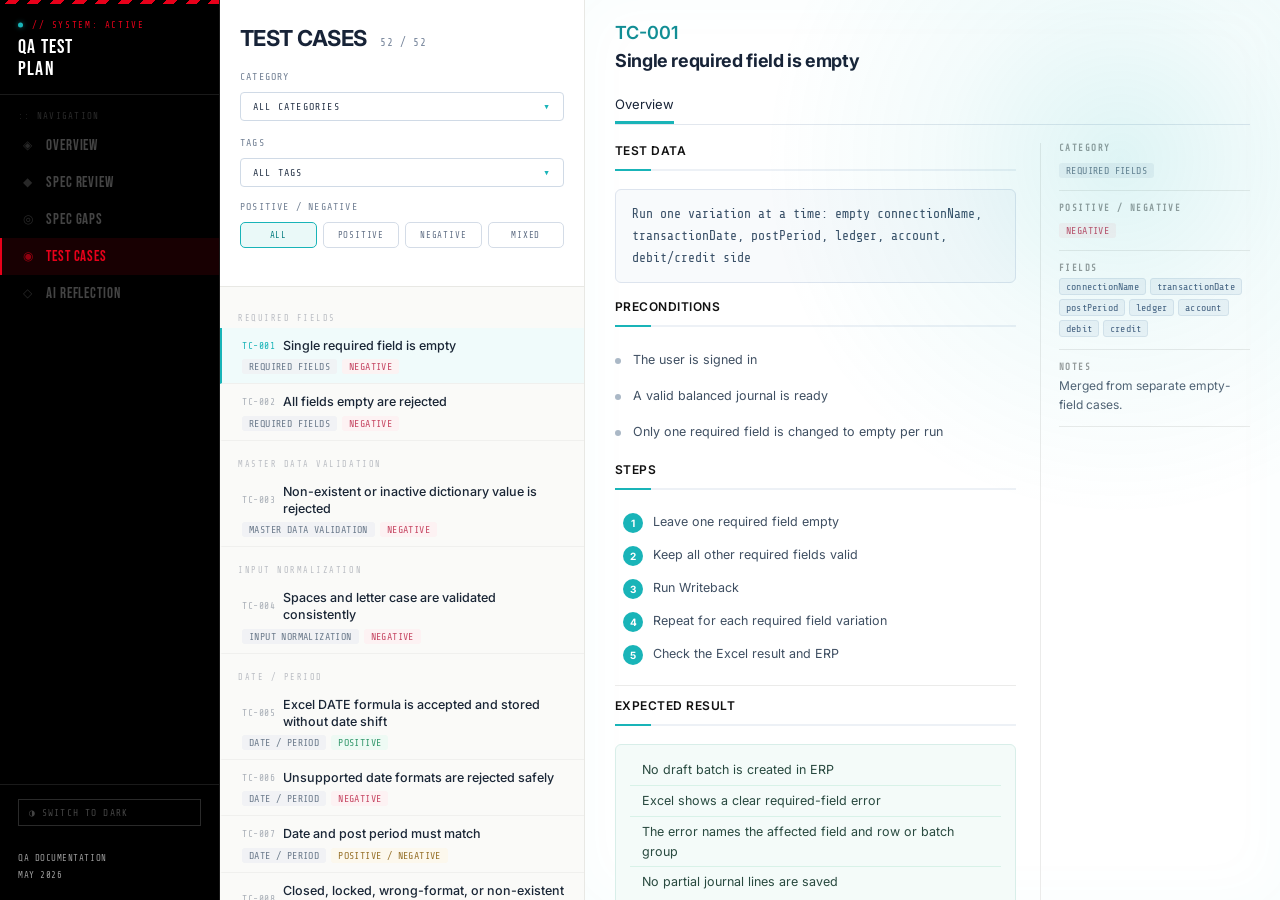
<file: test-cases.html>
<!DOCTYPE html>
<html lang="en" data-theme="light">
<head>
  <meta charset="UTF-8" />
  <meta name="viewport" content="width=device-width, initial-scale=1.0" />
  <title>Test Cases - WRITEBACKJOURNALDRAFT</title>
  <link rel="preconnect" href="https://fonts.googleapis.com">
  <link rel="preconnect" href="https://fonts.gstatic.com" crossorigin>
  <link href="https://fonts.googleapis.com/css2?family=Bebas+Neue&family=Share+Tech+Mono&family=Inter:wght@400;500;600;700&display=swap" rel="stylesheet">
  <link rel="icon" type="image/x-icon" href="favicon.ico?v=20260527" />
  <link rel="stylesheet" href="style-eva.css?v=20260527-burger4" />
  <script src="theme.js?v=20260527-burger1"></script>
</head>
<body class="cases-page">

<button class="mobile-menu-toggle" onclick="toggleMobileMenu()" aria-label="Toggle menu" type="button">☰</button>

<aside class="sidebar">
  <div class="sidebar-header">
    <div class="sidebar-eyebrow">// SYSTEM: ACTIVE</div>
    <div class="sidebar-logo">QA TEST<br>PLAN</div>
  </div>
  <div class="nav-section">:: Navigation</div>
  <a href="overview.html" class="nav-link"><span class="nav-icon">◈</span> Overview</a>
  <a href="spec.html" class="nav-link"><span class="nav-icon">◆</span> Spec Review</a>
  <a href="gaps.html" class="nav-link"><span class="nav-icon">◎</span> Spec Gaps</a>
  <a href="test-cases.html" class="nav-link active"><span class="nav-icon">◉</span> Test Cases</a>
  <a href="ai-reflection.html" class="nav-link"><span class="nav-icon">◇</span> AI Reflection</a>
  <div class="theme-toggle">
    <button class="theme-btn" onclick="toggleTheme()" id="theme-btn">◑ SWITCH THEME</button>
  </div>
  <div class="sidebar-footer">
    QA DOCUMENTATION<br/>
    MAY 2026
  </div>
</aside>

<div class="split-layout">
  <section class="list-panel" aria-label="Test case list">
    <div class="list-header">
      <div class="list-title">TEST CASES <span id="count-label" class="list-count"></span></div>
      <div class="filter-bar">
        <div class="filter-label">Category</div>
        <div class="cat-filter-wrap" id="cat-filter-wrap">
          <button class="cat-filter-btn" id="cat-filter-btn" onclick="toggleCatMenu(event)" type="button">
            <span id="cat-filter-label">ALL CATEGORIES</span>
            <span class="cat-arrow" id="cat-arrow">▾</span>
          </button>
          <div class="cat-menu" id="cat-menu">
            <label class="cat-option cat-option-all">
              <input type="checkbox" id="cat-all" value="__all__" checked onchange="setCatAll(this)">
              <span class="cat-check"></span>
              <span class="cat-name">ALL CATEGORIES</span>
            </label>
            <div class="cat-divider"></div>
            <div id="cat-list"></div>
          </div>
        </div>
        <div class="filter-label tag-filter-label">Tags</div>
        <div class="cat-filter-wrap" id="tag-filter-wrap">
          <button class="cat-filter-btn" id="tag-filter-btn" onclick="toggleTagMenu(event)" type="button">
            <span id="tag-filter-label">ALL TAGS</span>
            <span class="cat-arrow" id="tag-arrow">▾</span>
          </button>
          <div class="cat-menu" id="tag-menu">
            <label class="cat-option cat-option-all">
              <input type="checkbox" id="tag-all" value="__all__" checked onchange="setTagAll(this)">
              <span class="cat-check"></span>
              <span class="cat-name">ALL TAGS</span>
            </label>
            <div class="cat-divider"></div>
            <div id="tag-list"></div>
          </div>
        </div>
        <div class="filter-label scenario-label">Positive / Negative</div>
        <div class="scenario-filter" aria-label="Positive / Negative">
          <button class="scenario-btn active" data-type="all" onclick="setScenario('all', this)">ALL</button>
          <button class="scenario-btn" data-type="Positive" onclick="setScenario('Positive', this)">POSITIVE</button>
          <button class="scenario-btn" data-type="Negative" onclick="setScenario('Negative', this)">NEGATIVE</button>
          <button class="scenario-btn" data-type="Positive / Negative" onclick="setScenario('Positive / Negative', this)">MIXED</button>
        </div>
      </div>
    </div>
    <div class="list-scroll" id="list-scroll"></div>
  </section>

  <main class="detail-panel" id="detail-panel">
    <div class="detail-empty" id="detail-empty">
      <div class="detail-empty-en">SELECT A TEST CASE</div>
    </div>
    <div class="detail-content" id="detail-content" style="display:none;"></div>
  </main>
</div>

<script>
const cases = [
  {
    id: 'TC-001',
    area: 'Required Fields',
    type: 'Negative',
    title: 'Single required field is empty',
    tags: ['connectionName', 'transactionDate', 'postPeriod', 'ledger', 'account', 'debit', 'credit'],
    testData: 'Run one variation at a time: empty connectionName, transactionDate, postPeriod, ledger, account, debit/credit side',
    preconditions: [
        'The user is signed in',
        'A valid balanced journal is ready',
        'Only one required field is changed to empty per run'
      ],
    steps: [
        'Leave one required field empty',
        'Keep all other required fields valid',
        'Run Writeback',
        'Repeat for each required field variation',
        'Check the Excel result and ERP'
      ],
    expected: [
        'No draft batch is created in ERP',
        'Excel shows a clear required-field error',
        'The error names the affected field and row or batch group',
        'No partial journal lines are saved'
      ],
    notes: 'Merged from separate empty-field cases.'
  },
  {
    id: 'TC-002',
    area: 'Required Fields',
    type: 'Negative',
    title: 'All fields empty are rejected',
    tags: ['connectionName', 'transactionDate', 'postPeriod', 'ledger', 'account', 'debit', 'credit'],
    testData: 'All input fields are empty: connectionName, transactionDate, postPeriod, batchDescription, branch, ledger, currency, account, debit, credit, lineDescription',
    preconditions: [
        'The user is signed in',
        'The worksheet contains a WRITEBACKJOURNALDRAFT call or selected input row with all fields empty'
      ],
    steps: [
        'Leave all fields empty',
        'Run Writeback > Check the Excel result',
        'Check ERP for created batches'
      ],
    expected: [
        'No draft batch is created in ERP',
        'Excel shows a clear validation error for missing required data',
        'The error includes the first missing required field or a list of missing required fields',
        'No partial journal lines are saved'
      ],
    notes: 'Added to cover the case where the user submits a completely empty input.'
  },
  {
    id: 'TC-003',
    area: 'Master Data Validation',
    type: 'Negative',
    title: 'Non-existent or inactive dictionary value is rejected',
    tags: ['connectionName', 'ledger', 'account', 'branch', 'currency', 'postPeriod'],
    testData: 'Run one variation at a time: non-existent or inactive connectionName, ledger, account, branch, currency, or postPeriod',
    preconditions: [
        'The user is signed in',
        'A valid balanced journal is ready',
        'Test ERP contains at least one non-existent or inactive value for the checked field'
      ],
    steps: [
        'Enter one non-existent or inactive value',
        'Keep the rest of the journal valid and balanced',
        'Run Writeback > Check the Excel result and ERP',
        'Repeat for each master-data field'
      ],
    expected: [
        'No draft batch is created in ERP',
        'Excel shows a business validation error, not a generic failure',
        'The error names the invalid field and value',
        'No partial journal lines are saved'
      ],
    notes: ''
  },
  {
    id: 'TC-004',
    area: 'Input Normalization',
    type: 'Negative',
    title: 'Spaces and letter case are validated consistently',
    tags: ['connectionName', 'ledger', 'account', 'branch', 'currency', 'postPeriod'],
    testData: 'Examples: \' ACTUAL \', \'actual\', \' 6000 \', \'erp_test\'. Fields: connectionName, ledger, account, branch, currency, postPeriod',
    preconditions: [
        'The user is signed in',
        'A valid balanced journal is ready',
        'Code-like fields are available in the ERP with known expected casing'
      ],
    steps: [
        'Add leading or trailing spaces to one code-like field',
        'Run Writeback and check the result',
        'Change letter case for one code-like field',
        'Run Writeback and check the result'
      ],
    expected: [
        'The value is either accepted after safe normalization or rejected with a clear field error',
        'ERP does not receive a wrong unmapped value',
        'Excel names the affected field when the value is rejected'
      ],
    notes: ''
  },
  {
    id: 'TC-005',
    area: 'Date / Period',
    type: 'Positive',
    title: 'Excel DATE formula is accepted and stored without date shift',
    tags: ['transactionDate', 'postPeriod'],
    testData: 'transactionDate = DATE(2026,5,19), postPeriod = 05-2026.',
    preconditions: [
        'The user is signed in. For permission tests, use a user with the required restricted role',
        'Optional fields are not filled',
        'Required fields are filled with valid data'
      ],
    steps: [
        'Use an Excel DATE formula for transactionDate',
        'Run Writeback > Open the batch in ERP / API / DB'
      ],
    expected: [
        'Batch is created',
        'ERP transaction date is 2026-05-19',
        'Date is not changed by locale, timezone, or platform settings'
      ],
    notes: ''
  },
  {
    id: 'TC-006',
    area: 'Date / Period',
    type: 'Negative',
    title: 'Unsupported date formats are rejected safely',
    tags: ['transactionDate', 'postPeriod'],
    testData: 'Variations: ambiguous text date 05/06/2026, impossible date 2026-02-31, date-time where only date is allowed.',
    preconditions: [
        'Required fields are filled with valid data',
        'A valid balanced journal is ready (debit and credit lines)'
      ],
    steps: [
        'Run Writeback with one unsupported date variation',
        'Check Excel result and ERP',
        'Repeat for each variation'
      ],
    expected: [
        'No batch is created for unsupported date input',
        'Excel explains why the date is invalid or ambiguous',
        'The system does not silently convert to the wrong date'
      ],
    notes: ''
  },
  {
    id: 'TC-007',
    area: 'Date / Period',
    type: 'Positive / Negative',
    title: 'Date and post period must match',
    tags: ['transactionDate', 'postPeriod'],
    testData: 'transactionDate is inside or outside the selected postPeriod.',
    preconditions: [
        'Required fields are filled with valid data',
        'An open postPeriod and a date inside it are known',
        'A valid balanced journal is ready'
      ],
    steps: [
        'Run with transactionDate inside the open postPeriod',
        'Run with transactionDate outside that postPeriod',
        'Check Excel result and ERP'
      ],
    expected: [
        'Matching date and period are accepted',
        'Mismatching date and period are rejected',
        'Excel names both transactionDate and postPeriod in the error',
        'ERP has no side effects for the rejected run'
      ],
    notes: ''
  },
  {
    id: 'TC-008',
    area: 'Date / Period',
    type: 'Negative',
    title: 'Closed, locked, wrong-format, or non-existent period is rejected',
    tags: ['transactionDate', 'postPeriod'],
    testData: 'Variations: closed period, locked period, wrong format such as 2026-05, non-existent period such as 13-2026.',
    preconditions: [
        'Required fields except the date are filled with valid data',
        'A valid balanced journal is ready so only the date varies'
      ],
    steps: [
        'Use one invalid period variation',
        'Keep the journal otherwise valid',
        'Run Writeback > Check that the batch is not created',
        'Repeat for each variation'
      ],
    expected: [
        'No batch is created',
        'Excel shows a clear period validation error',
        'The error says whether the period is closed, locked, wrong format, or unknown when available',
        'ERP has no partial batch'
      ],
    notes: ''
  },
  {
    id: 'TC-009',
    area: 'Optional Fields',
    type: 'Positive',
    title: 'Provided optional fields are saved correctly',
    tags: ['batchDescription', 'branch', 'currency', 'lineDescription'],
    testData: 'optional fields: batchDescription, branch, currency, and lineDescription are filled with valid values.',
    preconditions: [
        'An open postPeriod is available',
        'A valid balanced journal is ready so only the period varies'
      ],
    steps: [
        'Fill all optional fields with valid values',
        'Run Writeback',
        'Open the batch and lines in ERP / API / DB',
        'Compare ERP / API / DB values with Excel input'
      ],
    expected: [
        'Batch is created',
        'Provided optional field values are saved correctly in ERP',
        'batchDescription is saved at batch level',
        'branch is saved at batch level when provided',
        'currency is saved at batch level',
        'lineDescription is saved at line level',
        'No optional value is lost or saved to the wrong field'
      ],
    notes: ''
  },
  {
    id: 'TC-010',
    area: 'Optional Fields',
    type: 'Positive',
    title: 'Empty optional fields use expected defaults',
    tags: ['batchDescription', 'branch', 'currency', 'lineDescription'],
    testData: 'Run one variation per optional field: empty batchDescription, branch, currency, lineDescription.',
    preconditions: [
        'A valid balanced journal is ready',
        'Optional fields are filled with valid values'
      ],
    steps: [
        'Leave one optional field empty',
        'Keep the journal otherwise valid',
        'Run Writeback > Open ERP result',
        'Repeat for each optional field'
      ],
    expected: [
        'Empty batchDescription is accepted and saved as empty or null',
        'Empty lineDescription is accepted and saved as empty or null',
        'Empty currency uses the selected ledger default currency',
        'Empty branch uses ERP default branch when branch is not required',
        'If ERP requires branch, Excel shows a clear branch validation error',
        'No invalid batch is created'
      ],
    notes: ''
  },
  {
    id: 'TC-011',
    area: 'Text Fields',
    type: 'Positive / Negative',
    title: 'Text length boundaries are handled safely',
    tags: ['batchDescription', 'lineDescription'],
    testData: 'Use batchDescription and lineDescription at configured max length and above max length.',
    preconditions: [
        'A valid balanced journal is ready',
        'The ledger has a known default currency'
      ],
    steps: [
        'Run with text at the configured max length',
        'Run with text longer than the configured max length',
        'Check Excel result and ERP'
      ],
    expected: [
        'Max-length text is accepted and saved correctly',
        'Over-limit text is rejected or safely truncated only when the product supports truncation',
        'No silent corruption occurs',
        'Excel names the affected field when rejected'
      ],
    notes: ''
  },
  {
    id: 'TC-012',
    area: 'Text Fields / Security',
    type: 'Positive',
    title: 'Special characters and non-Latin text are safe',
    tags: ['batchDescription', 'lineDescription'],
    testData: 'Use characters such as quotes, ampersands, slashes, brackets, Cyrillic, and accented letters.',
    preconditions: [
        'A valid balanced journal is ready',
        'The configured max text length for batchDescription and lineDescription is known'
      ],
    steps: [
        'Put special and non-Latin characters in text fields',
        'Run Writeback',
        'Open the values in ERP and any available export'
      ],
    expected: [
        'Text is saved correctly in Excel, API, and ERP',
        'No text corruption happens between Excel, API, and ERP',
        'Batch is created if all other business validation passes'
      ],
    notes: ''
  },
  {
    id: 'TC-013',
    area: 'Text Fields / Security',
    type: 'Negative',
    title: 'HTML, script text, and Excel formulas are not executed',
    tags: ['batchDescription', 'lineDescription'],
    testData: 'Examples: <b>test</b>, <script>alert(1)<\/script>, =HYPERLINK(...).',
    preconditions: [
        'A valid balanced journal is ready so only the text fields vary'
      ],
    steps: [
        'Put the test strings into batchDescription and lineDescription',
        'Run Writeback',
        'View the values in ERP and any export'
      ],
    expected: [
        'Text is shown as plain text or rejected by validation',
        'Nothing is executed as HTML, JavaScript, or Excel formula',
        'Excel and logs do not expose secrets'
      ],
    notes: ''
  },
  {
    id: 'TC-014',
    area: 'Debit / Credit',
    type: 'Positive / Negative',
    title: 'Valid debit and credit amount classes are handled consistently',
    tags: ['debit', 'credit'],
    testData: 'Variations: positive value, empty opposite side, zero, negative, text number, too many decimals.',
    preconditions: [
        'A valid balanced journal is ready',
        'Only debit and credit values are changed per variation'
      ],
    steps: [
        'Run debit-side variations with a valid balancing credit line',
        'Run credit-side variations with a valid balancing debit line',
        'Check Excel result and ERP for each run'
      ],
    expected: [
        'Valid positive amounts are accepted',
        'Empty opposite side is accepted',
        'Zero values are rejected',
        'Negative values are rejected',
        'Text numbers are rejected unless explicit conversion is supported',
        'Extra precision is rejected or rounded according to amount validation',
        'Excel names the affected amount field and row'
      ],
    notes: 'Merged debit and credit duplicate cases.'
  },
  {
    id: 'TC-015',
    area: 'Debit / Credit',
    type: 'Negative',
    title: 'A line must have exactly one side: debit or credit',
    tags: ['debit', 'credit'],
    testData: 'Variations: both debit and credit filled; both debit and credit empty.',
    preconditions: [
        'Required fields are filled with valid data',
        'A valid balancing line is ready for each amount variation'
      ],
    steps: [
        'Create one line with both debit and credit filled',
        'Run Writeback',
        'Create one line with both debit and credit empty',
        'Run Writeback > Check that the batch is not created'
      ],
    expected: [
        'No batch is created for either invalid line',
        'Excel explains that exactly one side must be filled',
        'The error names the affected row',
        'ERP has no partial lines'
      ],
    notes: ''
  },
  {
    id: 'TC-016',
    area: 'Balance',
    type: 'Positive',
    title: 'Balanced journals are accepted for common line patterns',
    tags: ['debit', 'credit'],
    testData: 'Patterns: one debit/one credit, many debits/one credit, one debit/many credits.',
    preconditions: [
        'Required fields are filled with valid data'
      ],
    steps: [
        'Build each balanced pattern',
        'Run Writeback for each pattern',
        'Open ERP / API / DB batch lines'
      ],
    expected: [
        'Batch is created for each balanced pattern',
        'ERP total debit equals ERP total credit',
        'All source lines are present in ERP'
      ],
    notes: 'Merged separate balanced-pattern cases.'
  },
  {
    id: 'TC-017',
    area: 'Balance',
    type: 'Negative',
    title: 'Imbalanced single batch returns exact balance error',
    tags: ['debit', 'credit'],
    testData: 'One batch group: debit total = 100.00, credit total = 90.00',
    preconditions: [
        'The user is signed in',
        'Required fields are filled with valid data',
        'The selected range contains one batch group',
        'The batch group is internally imbalanced'
      ],
    steps: [
        'Line A: debit = 100.00',
        'Line B: credit = 90.00',
        'Run Writeback',
        'Read the Excel error',
        'Check ERP / API / DB for created batches'
      ],
    expected: [
        'No draft batch is created in ERP',
        'Excel shows the balance validation error',
        'The error follows this format: Journal is not balanced: debits 100.00 ≠ credits 90.00',
        'No partial journal lines are saved'
      ],
    notes: ''
  },
  {
    id: 'TC-018',
    area: 'Balance',
    type: 'Positive',
    title: 'Decimal arithmetic does not create false imbalance',
    tags: ['debit', 'credit'],
    testData: 'Example: debit 0.10 and 0.20; credit 0.30.',
    preconditions: [
        'Required fields are filled with valid data'
      ],
    steps: [
        'Prepare a journal using decimal amounts',
        'Run Writeback > Compare Excel and ERP totals'
      ],
    expected: [
        'Batch is created',
        'No floating-point precision error appears',
        'ERP totals are mathematically balanced'
      ],
    notes: ''
  },
  {
    id: 'TC-019',
    area: 'Balance / Business Rule',
    type: 'Positive / Negative',
    title: 'Same account on debit and credit is handled by ERP accounting rule',
    tags: ['account', 'debit', 'credit'],
    testData: 'Example: account 6420 debit 1000.00 and account 6420 credit 1000.00.',
    preconditions: [
        'Required fields are filled with valid data',
        'The same account exists and is active in the ERP'
      ],
    steps: [
        'Prepare a balanced journal where debit and credit use the same account',
        'Run Writeback > Check Excel result and ERP'
      ],
    expected: [
        'If the ERP allows the same account on both sides, the batch is created On Hold',
        'If the ERP blocks the same account on both sides, Excel shows a clear business error',
        'ERP does not create an incorrect or partially saved batch',
        'The behavior is stable for the same input'
      ],
    notes: ''
  },
  {
    id: 'TC-020',
    area: 'Selected Range Processing',
    type: 'Negative',
    title: 'Empty or blank selected range is rejected',
    tags: ['selected range', 'Excel rows', 'transaction lines'],
    testData: 'Variations: empty range, blank rows only, formulas returning empty values.',
    preconditions: [
        'Required fields are filled with valid data'
      ],
    steps: [
        'Select a range without valid journal lines',
        'Run Writeback',
        'Repeat for each blank-range variation'
      ],
    expected: [
        'No draft batch is created in ERP',
        'Excel shows the error: At least one transaction line is required',
        'No partial journal lines are saved'
      ],
    notes: ''
  },
  {
    id: 'TC-021',
    area: 'Selected Range Processing',
    type: 'Positive / Negative',
    title: 'Blank row between valid lines is handled consistently',
    tags: ['selected range', 'Excel rows', 'transaction lines'],
    testData: 'Valid debit line, blank row, valid credit line.',
    preconditions: [
        'Required fields are filled with valid data',
        'A valid debit line and a valid credit line are ready'
      ],
    steps: [
        'Prepare a selected range with a blank row between valid lines',
        'Run Writeback > Check Excel result and ERP'
      ],
    expected: [
        'If blank rows are ignored, one balanced batch is created from the valid debit and credit lines',
        'If blank rows are invalid, no draft batch is created',
        'Excel names the blank row or selected range issue',
        'ERP does not contain a partial batch'
      ],
    notes: ''
  },
  {
    id: 'TC-022',
    area: 'Grouping',
    type: 'Positive',
    title: 'Rows with the same batch grouping fields create one batch',
    tags: ['connectionName', 'transactionDate', 'postPeriod', 'ledger', 'branch', 'currency', 'batchDescription', 'debit', 'credit'],
    testData: 'Same connectionName, transactionDate, postPeriod, ledger, branch, currency, and batchDescription. Example: two debit lines 60.00 and 40.00, one credit line 100.00.',
    preconditions: [
        'The user is signed in',
        'ERP connection, ledger, branch, currency, accounts, and postPeriod are valid',
        'The selected range contains several balanced lines with the same grouping fields'
      ],
    steps: [
        'Line A: debit = 60.00',
        'Line B: debit = 40.00',
        'Line C: credit = 100.00',
        'Keep connectionName, transactionDate, postPeriod, ledger, branch, currency, and batchDescription the same for all lines',
        'Run Writeback',
        'Open the created batch in ERP / API / DB'
      ],
    expected: [
        'Exactly one draft batch is created in ERP',
        'All three matching lines are inside that batch',
        'ERP total debit is 100.00',
        'ERP total credit is 100.00',
        'The batch status is On Hold'
      ],
    notes: ''
  },
  {
    id: 'TC-023',
    area: 'Grouping',
    type: 'Positive',
    title: 'Different batch grouping field values create separate batches',
    tags: ['connectionName', 'transactionDate', 'postPeriod', 'ledger', 'branch', 'currency', 'batchDescription', 'debit', 'credit'],
    testData: 'Run one variation at a time. Change only one grouping field: transactionDate, postPeriod, ledger, branch, currency, batchDescription, or connectionName.',
    preconditions: [
        'The user is signed in',
        'ERP connection, ledgers, branches, currencies, accounts, and postPeriods used in the test are valid',
        'Each group is balanced inside itself'
      ],
    steps: [
        'Prepare Group A with debit = 100.00 and credit = 100.00',
        'Prepare Group B with debit = 50.00 and credit = 50.00',
        'Change exactly one grouping field between Group A and Group B',
        'Run Writeback',
        'Open ERP / API / DB and check created batches',
        'Repeat for each grouping field variation'
      ],
    expected: [
        'Lines with different grouping field values are not mixed in one batch',
        'Group A is created as its own draft batch',
        'Group B is created as its own draft batch',
        'Each created batch has its own correct lines and totals',
        'Each created batch is On Hold'
      ],
    notes: ''
  },
  {
    id: 'TC-024',
    area: 'Grouping / Balance',
    type: 'Negative',
    title: 'Global balance must not hide an imbalanced batch group',
    tags: ['connectionName', 'transactionDate', 'postPeriod', 'ledger', 'branch', 'currency', 'batchDescription', 'debit', 'credit'],
    testData: 'Group A: transactionDate = 2026-05-19, batchDescription = Rent, debit = 100.00, credit = 90.00. Group B: transactionDate = 2026-05-20, batchDescription = Software, debit = 90.00, credit = 100.00. Global debit = 190.00, global credit = 190.00.',
    preconditions: [
        'The user is signed in',
        'ERP connection, ledger, accounts, currency, and postPeriod are valid',
        'The selected range contains two different batch groups',
        'The global debit total equals the global credit total',
        'At least one batch group is internally imbalanced'
      ],
    steps: [
        'Prepare Group A with debit = 100.00 and credit = 90.00',
        'Prepare Group B with debit = 90.00 and credit = 100.00',
        'Make sure the global debit total is 190.00',
        'Make sure the global credit total is 190.00',
        'Run Writeback',
        'Read the Excel error',
        'Check ERP / API / DB for created batches'
      ],
    expected: [
        'Writeback is rejected',
        'Excel shows a balance validation error for the imbalanced batch group',
        'The operation does not pass only because global debit and credit totals are both 190.00',
        'No invalid batch is created in ERP',
        'No partial journal lines are saved'
      ],
    notes: ''
  },
  {
    id: 'TC-025',
    area: 'Currency',
    type: 'Positive / Negative',
    title: 'Currency validation and defaulting are safe',
    tags: ['ledger', 'currency'],
    testData: 'Run one variation at a time: empty currency with ledger default, supported currency, unsupported currency, and mixed currencies inside one batch.',
    preconditions: [
        'The user is signed in',
        'A valid balanced journal is ready',
        'The selected ledger has a known default currency',
        'Supported and unsupported currency codes are known'
      ],
    steps: [
        'Run one variation at a time',
        'Keep the journal otherwise valid and balanced',
        'Check Excel result and ERP'
      ],
    expected: [
        'Empty currency uses the selected ledger default currency',
        'Supported currency is saved correctly in ERP',
        'Unsupported currency is rejected with a clear currency error',
        'Mixed currencies inside one batch are rejected',
        'Excel names the affected currency field or batch group',
        'No silent cross-currency balancing occurs'
      ],
    notes: 'Merged currency cases.'
  },
  {
    id: 'TC-026',
    area: 'Currency',
    type: 'Negative',
    title: 'Empty currency is rejected when ledger has no default currency',
    tags: ['ledger', 'currency'],
    testData: 'ledger = LEDGER_NO_DEFAULT_CURRENCY, currency = empty, debit = 100.00, credit = 100.00',
    preconditions: [
        'The user is signed in',
        'ERP connection is available',
        'A valid ledger without default currency is available in ERP',
        'Valid debit and credit accounts are available',
        'postPeriod is open',
        'The journal is balanced'
      ],
    steps: [
        'Line A: debit = 100.00',
        'Line B: credit = 100.00',
        'Use ledger LEDGER_NO_DEFAULT_CURRENCY',
        'Leave currency empty',
        'Run Writeback',
        'Check the Excel result',
        'Check ERP / API / DB for created batches'
      ],
    expected: [
        'No draft batch is created in ERP',
        'Excel shows a clear currency validation error',
        'The error explains that currency is required because the selected ledger has no default currency',
        'No partial journal lines are saved'
      ],
    notes: 'Added to cover missing ledger default currency configuration.'
  },
  {
    id: 'TC-027',
    area: 'Excel Side Effects',
    type: 'Negative',
    title: 'Excel recalculation does not create a batch',
    tags: ['Writeback action', 'workbook recalculation', 'formulas'],
    testData: 'A batch has already been created from the workbook.',
    preconditions: [
        'A batch has already been created from the workbook'
      ],
    steps: [
        'Press F9 or recalculate the workbook',
        'Check Excel result area',
        'Search ERP for new batches with the same data'
      ],
    expected: [
        'No new batch is created',
        'Recalculation has no financial side effect',
        'Existing result remains traceable'
      ],
    notes: ''
  },
  {
    id: 'TC-028',
    area: 'Excel Side Effects',
    type: 'Negative',
    title: 'Workbook open, unrelated edit, and formula copy do not write to ERP',
    tags: ['Writeback action', 'workbook recalculation', 'formulas'],
    testData: 'Variations: reopen workbook, edit unrelated cell, copy formulas to another range without Writeback.',
    preconditions: [
        'A batch has already been created from the workbook'
      ],
    steps: [
        'Perform one side-effect variation',
        'Do not run the Writeback action',
        'Check ERP for new batches',
        'Repeat for each variation'
      ],
    expected: [
        'No batch is created by these Excel actions',
        'ERP receives no write operation',
        'Writeback happens only through an explicit Writeback action'
      ],
    notes: 'Merged side-effect duplicates.'
  },
  {
    id: 'TC-029',
    area: 'Idempotency',
    type: 'Negative',
    title: 'Retrying the same operation does not create duplicates',
    tags: ['idempotencyKey', 'payload', 'batch number'],
    testData: 'Same operation id or idempotency key, same payload.',
    preconditions: [
        'A valid balanced journal is ready',
        'An operation id or idempotency key is available'
      ],
    steps: [
        'Run Writeback for a valid journal',
        'Repeat the same operation with the same key',
        'Check ERP batch list and Excel result'
      ],
    expected: [
        'Only one batch exists in ERP',
        'Retry returns the original batch number or a clear duplicate-prevention result',
        'No second financial draft is created'
      ],
    notes: ''
  },
  {
    id: 'TC-030',
    area: 'Idempotency',
    type: 'Negative',
    title: 'Timeout after ERP creation is handled safely',
    tags: ['idempotencyKey', 'payload', 'batch number'],
    testData: 'ERP creates the batch, but Excel/API response times out.',
    preconditions: [
        'A valid balanced journal is ready',
        'A timeout after ERP creation can be simulated'
      ],
    steps: [
        'Run Writeback and simulate timeout after ERP creation',
        'Retry with the same operation key',
        'Check Excel result, ERP, and logs if available'
      ],
    expected: [
        'Only one batch exists',
        'Retry returns or recovers the original result',
        'Excel does not show false success for an unknown state',
        'User has a safe message explaining what happened'
      ],
    notes: ''
  },
  {
    id: 'TC-031',
    area: 'Idempotency',
    type: 'Negative',
    title: 'Same key with different payload is rejected',
    tags: ['idempotencyKey', 'payload', 'batch number'],
    testData: 'Payload A and Payload B use the same idempotency key but have different data.',
    preconditions: [
        'Two journals with different data are ready',
        'The same idempotency key can be reused'
      ],
    steps: [
        'Submit Payload A with key K1.',
        'Submit Payload B with the same key K1.',
        'Check Excel/API result and ERP'
      ],
    expected: [
        'The second operation is rejected as an idempotency conflict',
        'No batch is created for Payload B',
        'Error is clear enough for support investigation'
      ],
    notes: ''
  },
  {
    id: 'TC-032',
    area: 'Atomicity',
    type: 'Negative',
    title: 'One invalid line prevents partial creation',
    tags: ['batch', 'lines', 'groups', 'ERP write operation'],
    testData: 'One valid line and one line with invalid account or invalid amount.',
    preconditions: [
        'A valid debit line is ready',
        'A line with an invalid account or invalid amount is ready'
      ],
    steps: [
        'Prepare a journal where one line is invalid',
        'Run Writeback',
        'Check Excel result and ERP batch/line data'
      ],
    expected: [
        'No batch is created',
        'No partial line is saved in ERP',
        'Excel names the invalid row and field'
      ],
    notes: ''
  },
  {
    id: 'TC-033',
    area: 'Atomicity',
    type: 'Negative',
    title: 'ERP failure does not leave an incomplete batch',
    tags: ['batch', 'lines', 'groups', 'ERP write operation'],
    testData: 'Simulate ERP failure during batch or line creation.',
    preconditions: [
        'A valid balanced journal is ready',
        'An ERP failure during creation can be simulated'
      ],
    steps: [
        'Start Writeback for a valid journal',
        'Simulate ERP failure during creation',
        'Check ERP after the failure'
      ],
    expected: [
        'No incomplete batch remains in ERP',
        'If ERP stores a failed technical record, it is clearly marked as failed and cannot be posted',
        'Excel shows a safe failure message',
        'Retry behavior does not create duplicates'
      ],
    notes: ''
  },
  {
    id: 'TC-034',
    area: 'Atomicity',
    type: 'Negative',
    title: 'Mixed valid and invalid groups are handled without hidden partial failure',
    tags: ['batch', 'lines', 'groups', 'ERP write operation'],
    testData: 'One group valid, one group invalid.',
    preconditions: [
        'Two groups are ready in one range, one valid and one invalid'
      ],
    steps: [
        'Prepare two groups in one selected range',
        'Make one group invalid',
        'Run Writeback > Check ERP'
      ],
    expected: [
        'If operation-level atomicity is required, no group is created',
        'If group-level atomicity is supported, only valid groups are created and invalid groups are clearly reported in Excel',
        'Invalid groups are never created as incomplete or unbalanced batches',
        'Excel shows which group failed'
      ],
    notes: ''
  },
  {
    id: 'TC-035',
    area: 'Permissions',
    type: 'Negative',
    title: 'User without create permission is blocked',
    tags: ['user role', 'ledger', 'branch', 'account', 'connectionName'],
    testData: 'Use a user who can open the workbook but cannot create GL Journal Drafts.',
    preconditions: [
        'A user without permission to create GL Journal Drafts is available',
        'A valid balanced journal is ready'
      ],
    steps: [
        'Sign in as the restricted user',
        'Prepare a valid balanced journal',
        'Run Writeback > Check Excel and ERP'
      ],
    expected: [
        'No batch is created',
        'Excel shows a permission error',
        'ERP has no new batch',
        'The attempt is traceable if audit/logging is available'
      ],
    notes: ''
  },
  {
    id: 'TC-036',
    area: 'Permissions',
    type: 'Negative',
    title: 'Restricted ledger, branch, or account is blocked',
    tags: ['user role', 'ledger', 'branch', 'account', 'connectionName'],
    testData: 'Use a user who lacks access to one ledger, branch, or account.',
    preconditions: [
        'A user who lacks access to a ledger, branch, or account is available',
        'A valid balanced journal is ready'
      ],
    steps: [
        'Run one variation with a restricted ledger',
        'Run one variation with a restricted branch',
        'Run one variation with a restricted account',
        'Check Excel and ERP'
      ],
    expected: [
        'No unauthorized batch is created',
        'Excel names the restricted master-data object when safe to show',
        'ERP has no side effects',
        'The system enforces permissions server-side, not only in Excel'
      ],
    notes: ''
  },
  {
    id: 'TC-037',
    area: 'Resilience',
    type: 'Negative',
    title: 'Network or API failure returns a safe Excel error',
    tags: ['API response', 'network error', 'session/auth'],
    testData: 'Simulate network failure, API unavailable, or auth/session expiry.',
    preconditions: [
        'A valid balanced journal is ready',
        'A network, API, or session failure can be simulated'
      ],
    steps: [
        'Prepare a valid journal',
        'Trigger the failure',
        'Run Writeback > Check Excel and ERP'
      ],
    expected: [
        'Excel shows a clear technical error',
        'Excel does not claim success without a confirmed batch number',
        'ERP has no unexpected batch, or the unknown state is handled by idempotent recovery'
      ],
    notes: ''
  },
  {
    id: 'TC-038',
    area: 'Error Messages',
    type: 'Negative',
    title: 'Validation errors are visible and actionable in Excel',
    tags: ['Excel error', 'field', 'row', 'batch group'],
    testData: 'Use a multi-line range with one invalid field.',
    preconditions: [
        'A multi-line range is ready with one invalid field'
      ],
    steps: [
        'Make one line invalid, for example empty account or invalid amount',
        'Run Writeback > Read the Excel error'
      ],
    expected: [
        'Error is visible in Excel',
        'Error names the field and row when applicable',
        'Message tells the user what to fix',
        'No raw technical stack trace is shown'
      ],
    notes: ''
  },
  {
    id: 'TC-039',
    area: 'Error Messages',
    type: 'Negative',
    title: 'Batch-level errors name the affected group',
    tags: ['Excel error', 'field', 'row', 'batch group'],
    testData: 'Use an imbalanced batch group or date/period mismatch.',
    preconditions: [
        'A batch-level error is ready, such as an imbalanced group or a date/period mismatch'
      ],
    steps: [
        'Prepare one batch-level error',
        'Run Writeback > Read the Excel error'
      ],
    expected: [
        'Excel shows the affected batch group or enough group data to identify it',
        'For balance errors, Excel shows debit and credit totals',
        'ERP has no invalid batch'
      ],
    notes: ''
  },
  {
    id: 'TC-040',
    area: 'Error Messages',
    type: 'Negative',
    title: 'ERP/API errors are mapped to user-friendly Excel errors',
    tags: ['Excel error', 'field', 'row', 'batch group'],
    testData: 'Example: ERP rejects invalid account, closed period, or restricted ledger.',
    preconditions: [
        'A journal with a value the ERP rejects is ready, such as an invalid account or closed period'
      ],
    steps: [
        'Trigger one ERP-side validation error',
        'Check the error returned to Excel',
        'Check logs if available'
      ],
    expected: [
        'Excel shows the real business reason in simple language',
        'Internal API details are not exposed to the user',
        'Operation is traceable by correlation id if logging exists'
      ],
    notes: ''
  },
  {
    id: 'TC-041',
    area: 'Audit',
    type: 'Positive / Negative',
    title: 'Successful and failed attempts have correct audit behavior',
    tags: ['user', 'timestamp', 'source', 'batch number'],
    testData: 'ERP audit/history is available.',
    preconditions: [
        'ERP audit and history are available',
        'A valid balanced journal is ready'
      ],
    steps: [
        'Create a valid batch and check audit/history',
        'Trigger a validation failure and check audit/history'
      ],
    expected: [
        'Successful creation is audited with user, time, source, and batch number',
        'Failed validation is not audited as a successful creation',
        'Failed attempt may be logged separately if supported'
      ],
    notes: ''
  },
  {
    id: 'TC-042',
    area: 'Telemetry',
    type: 'Positive',
    title: 'Successful writeback is traceable end to end',
    tags: ['correlationId', 'operationId', 'logs'],
    testData: 'Log or telemetry access is available.',
    preconditions: [
        'Log or telemetry access is available',
        'A valid balanced journal is ready'
      ],
    steps: [
        'Run a valid Writeback',
        'Search logs by operation/correlation id',
        'Compare log result with ERP batch'
      ],
    expected: [
        'Logs contain operation id, user or safe user reference, batch number, duration, and success status',
        'ERP response is linked to the same operation',
        'Logs do not expose secrets'
      ],
    notes: ''
  },
  {
    id: 'TC-043',
    area: 'Telemetry',
    type: 'Negative',
    title: 'Failed writeback is logged without sensitive data',
    tags: ['correlationId', 'operationId', 'logs'],
    testData: 'Log or telemetry access is available.',
    preconditions: [
        'Log or telemetry access is available',
        'A journal that triggers validation and technical failures is ready'
      ],
    steps: [
        'Trigger validation failure and technical failure variations',
        'Search logs by operation/correlation id'
      ],
    expected: [
        'Logs contain failure reason and correlation id',
        'Logs do not include tokens, passwords, secret connection strings, or full sensitive payloads',
        'Support can troubleshoot the failure without user data leakage'
      ],
    notes: ''
  },
  {
    id: 'TC-044',
    area: 'API / OData Contract',
    type: 'Positive',
    title: 'Request contains correct batch-level and line-level fields',
    tags: ['API payload', 'API response', 'batch fields', 'line fields'],
    testData: 'Payload or telemetry is inspectable.',
    preconditions: [
        'The API or OData payload, or telemetry, is inspectable',
        'A valid balanced journal is ready'
      ],
    steps: [
        'Run a valid Writeback',
        'Inspect the normalized API/OData request or logs',
        'Compare request with Excel input'
      ],
    expected: [
        'Request contains correct batch fields: connectionName, transactionDate, postPeriod, ledger, branch, currency, batchDescription',
        'Request contains correct line fields: account, debit, credit, lineDescription, source line id if available',
        'Field names and data formats follow the contract'
      ],
    notes: ''
  },
  {
    id: 'TC-045',
    area: 'API / OData Contract',
    type: 'Positive / Negative',
    title: 'API response is mapped back to the correct Excel result',
    tags: ['API payload', 'API response', 'batch fields', 'line fields'],
    testData: 'Payload and response are inspectable.',
    preconditions: [
        'The API payload and response are inspectable',
        'A valid journal and an invalid journal are ready'
      ],
    steps: [
        'Run one successful operation',
        'Run one validation-failure operation',
        'Inspect response mapping to Excel'
      ],
    expected: [
        'Success response returns the correct batch number to Excel',
        'Validation response returns a clear Excel error',
        'Correlation id is available for support when possible'
      ],
    notes: ''
  },
  {
    id: 'TC-046',
    area: 'Cross-platform',
    type: 'Positive',
    title: 'Supported Excel platforms produce the same result',
    tags: ['Excel platform', 'transactionDate', 'decimal amounts'],
    testData: 'Platforms: Windows, macOS, and Excel Web if supported.',
    preconditions: [
        'The workbook is available on each supported platform',
        'A valid balanced journal is ready'
      ],
    steps: [
        'Open the same workbook on each supported platform',
        'Run the same valid Writeback',
        'Compare ERP results'
      ],
    expected: [
        'Supported platforms create correct draft batches',
        'Date and decimal values stay the same',
        'If Excel Web is not supported, Excel shows a clear platform limitation instead of failing silently'
      ],
    notes: ''
  },
  {
    id: 'TC-047',
    area: 'Limits',
    type: 'Positive / Negative',
    title: 'Maximum line count is accepted and max plus one is rejected',
    tags: ['line count', 'debit', 'credit', 'text length'],
    testData: 'Configured maximum line count is known.',
    preconditions: [
        'The configured maximum line count is known',
        'A balanced journal can be built at that line count'
      ],
    steps: [
        'Create a balanced journal with exactly the max line count',
        'Run Writeback and check ERP line count',
        'Create a balanced journal with max + 1 lines',
        'Run Writeback'
      ],
    expected: [
        'Max line count is accepted and all lines are saved',
        'Max + 1 is rejected cleanly unless chunking is supported',
        'Excel shows a line-count limit error',
        'No partial batch is created for the rejected run'
      ],
    notes: 'Merged max and over-max cases.'
  },
  {
    id: 'TC-048',
    area: 'Limits',
    type: 'Positive / Negative',
    title: 'Amount precision and size limits are validated',
    tags: ['line count', 'debit', 'credit', 'text length'],
    testData: 'Use min positive, max allowed, max precision, over-precision, and over-limit values.',
    preconditions: [
        'The configured amount precision and size limits are known',
        'A valid balanced journal is ready'
      ],
    steps: [
        'Run one amount boundary variation at a time',
        'Check Excel result and ERP values'
      ],
    expected: [
        'Values inside limits are accepted and saved correctly',
        'Values outside limits are rejected or rounded according to amount validation',
        'No silent rounding creates an imbalance',
        'Excel names the affected amount field and row'
      ],
    notes: ''
  },
  {
    id: 'TC-049',
    area: 'Async / Queue',
    type: 'Negative',
    title: 'Async processing creates no duplicates during retry',
    tags: ['queue message', 'retry', 'batch number'],
    testData: 'Only applicable if architecture uses queue/background processing.',
    preconditions: [
        'The architecture uses a queue or background processing',
        'A temporary ERP failure can be simulated'
      ],
    steps: [
        'Run Writeback for a valid journal',
        'Simulate temporary ERP failure',
        'Let retry processing run',
        'Check ERP and logs'
      ],
    expected: [
        'Only one batch exists after retry',
        'Retry attempts are traceable',
        'Excel or operation status does not show misleading success before confirmation'
      ],
    notes: ''
  },
  {
    id: 'TC-050',
    area: 'Async / Queue',
    type: 'Negative',
    title: 'Poison message does not block valid operations',
    tags: ['queue message', 'retry', 'batch number'],
    testData: 'Only applicable if architecture uses queue/background processing.',
    preconditions: [
        'The architecture uses a queue or background processing'
      ],
    steps: [
        'Submit one invalid operation',
        'Submit one valid operation after it',
        'Process the queue',
        'Check operation statuses and ERP'
      ],
    expected: [
        'Invalid operation fails or goes to dead-letter handling',
        'Valid operation is still processed',
        'Queue is not blocked',
        'Only the valid batch exists in ERP'
      ],
    notes: ''
  },
  {
    id: 'TC-051',
    area: 'Smoke / ERP Result',
    type: 'Positive',
    title: 'Create one draft journal batch from two balanced lines',
    tags: ['connectionName', 'transactionDate', 'postPeriod', 'ledger', 'currency', 'account', 'debit', 'credit', 'batch status'],
    testData: 'One debit line 100.00 and one credit line 100.00 using the default valid data.',
    preconditions: [
        'Default valid data is set',
        'Line A: debit = 100.00',
        'Line B: credit = 100.00'
      ],
    steps: [
        'Fill the two journal lines in Excel',
        'Run Writeback',
        'Check the returned batch in ERP / API / DB'
      ],
    expected: [
        'Excel shows a success message in this format: Draft batch #<batch_number> created',
        'The returned batch number is not empty',
        'ERP contains exactly one new draft batch with the same batch number',
        'The batch has exactly two lines',
        'Total debit equals 100.00',
        'Total credit equals 100.00',
        'The batch status is On Hold',
        'The batch is not posted or released'
      ],
    notes: ''
  },
  {
    id: 'TC-052',
    area: 'Smoke / ERP Mapping',
    type: 'Positive',
    title: 'Returned batch number exists and matches the ERP batch',
    tags: ['connectionName', 'transactionDate', 'postPeriod', 'ledger', 'currency', 'account', 'debit', 'credit', 'batch status'],
    testData: 'Use the successful result from TC-051.',
    preconditions: [
        'A batch was created successfully in TC-051',
        'Its returned batch number is available'
      ],
    steps: [
        'Copy the batch number returned in Excel',
        'Search this batch in ERP / API / DB',
        'Compare batch header and line values with Excel input'
      ],
    expected: [
        'ERP contains the same batch number',
        'Date, period, ledger, currency, description, accounts, debit, credit, and line descriptions match the Excel input',
        'No extra batch with the same operation data is created'
      ],
    notes: ''
  }
];

const areaColors = {
  'Required Fields':            'red',
  'Master Data Validation':     'red',
  'Input Normalization':        'blue',
  'Date / Period':              'blue',
  'Optional Fields':            'blue',
  'Text Fields':                'blue',
  'Text Fields / Security':     'red',
  'Debit / Credit':             'yellow',
  'Balance':                    'yellow',
  'Balance / Business Rule':    'yellow',
  'Selected Range Processing':  'blue',
  'Grouping':                   'blue',
  'Grouping / Balance':         'yellow',
  'Currency':                   'blue',
  'Excel Side Effects':         'green',
  'Idempotency':                'yellow',
  'Atomicity':                  'red',
  'Permissions':                'red',
  'Resilience':                 'red',
  'Error Messages':             'blue',
  'Audit':                      'green',
  'Telemetry':                  'green',
  'API / OData Contract':       'green',
  'Cross-platform':             'green',
  'Limits':                     'yellow',
  'Async / Queue':              'yellow',
  'Smoke / ERP Result':         'green',
  'Smoke / ERP Mapping':        'green',
};

let activeCase     = null;
let activeArea     = 'all';
let activeScenario = 'all';

function escHtml(v) {
  return String(v).replace(/&/g,'&amp;').replace(/</g,'&lt;').replace(/>/g,'&gt;').replace(/"/g,'&quot;');
}

function areaTag(area) {
  return `<span class="area-tag area-${areaColors[area]||'blue'}">${escHtml(area)}<\/span>`;
}

function scenarioTag(type) {
  const className = type === 'Positive' ? 'scenario-pos' : type === 'Negative' ? 'scenario-neg' : 'scenario-mixed';
  return `<span class="scenario-tag ${className}">${escHtml(type)}<\/span>`;
}

function fieldTag(tag) {
  return `<span class="field-tag">${escHtml(tag)}<\/span>`;
}

/* ── Category checkbox multi-select ─────────────────────────── */
let selectedAreas = new Set();

function buildAreaDropdown() {
  const counts = {};
  cases.forEach(tc => { counts[tc.area] = (counts[tc.area]||0)+1; });
  const list = document.getElementById('cat-list');
  Object.keys(counts).sort().forEach(area => {
    const lbl = document.createElement('label');
    lbl.className = 'cat-option';
    lbl.innerHTML = `
      <input type="checkbox" value="${escHtml(area)}" onchange="onCatChange(this)">
      <span class="cat-check"><\/span>
      <span class="cat-name">${escHtml(area)}<\/span>
      <span class="cat-count">${counts[area]}<\/span>`;
    list.appendChild(lbl);
  });
}

function toggleCatMenu(e) {
  e.stopPropagation();
  const menu = document.getElementById('cat-menu');
  const arrow = document.getElementById('cat-arrow');
  const open = menu.classList.toggle('open');
  arrow.textContent = open ? '▴' : '▾';
  if (open) {
    document.getElementById('tag-menu').classList.remove('open');
    document.getElementById('tag-arrow').textContent = '▾';
  }
}

document.addEventListener('click', function(e) {
  const catWrap = document.getElementById('cat-filter-wrap');
  if (catWrap && !catWrap.contains(e.target)) {
    document.getElementById('cat-menu').classList.remove('open');
    document.getElementById('cat-arrow').textContent = '▾';
  }
  const tagWrap = document.getElementById('tag-filter-wrap');
  if (tagWrap && !tagWrap.contains(e.target)) {
    document.getElementById('tag-menu').classList.remove('open');
    document.getElementById('tag-arrow').textContent = '▾';
  }
});

function setCatAll(cb) {
  if (cb.checked) {
    selectedAreas.clear();
    document.querySelectorAll('#cat-list input[type=checkbox]').forEach(c => c.checked = false);
    updateCatLabel();
    renderList();
  } else {
    cb.checked = true;
  }
}

function onCatChange(cb) {
  const allCb = document.getElementById('cat-all');
  if (cb.checked) {
    selectedAreas.add(cb.value);
    allCb.checked = false;
  } else {
    selectedAreas.delete(cb.value);
    if (selectedAreas.size === 0) allCb.checked = true;
  }
  updateCatLabel();
  renderList();
}

function updateCatLabel() {
  const lbl = document.getElementById('cat-filter-label');
  if (selectedAreas.size === 0) {
    lbl.textContent = 'ALL CATEGORIES';
  } else if (selectedAreas.size === 1) {
    lbl.textContent = [...selectedAreas][0].toUpperCase();
  } else {
    lbl.textContent = selectedAreas.size + ' CATEGORIES';
  }
}

/* ── Tag checkbox multi-select ─────────────────────────── */
let selectedTags = new Set();

function buildTagDropdown() {
  const tagCounts = {};
  cases.forEach(tc => {
    (tc.tags || []).forEach(t => { tagCounts[t] = (tagCounts[t]||0)+1; });
  });
  const list = document.getElementById('tag-list');
  Object.keys(tagCounts).sort().forEach(tag => {
    const lbl = document.createElement('label');
    lbl.className = 'cat-option';
    lbl.innerHTML = `
      <input type="checkbox" value="${escHtml(tag)}" onchange="onTagChange(this)">
      <span class="cat-check"><\/span>
      <span class="cat-name">${escHtml(tag)}<\/span>
      <span class="cat-count">${tagCounts[tag]}<\/span>`;
    list.appendChild(lbl);
  });
}

function toggleTagMenu(e) {
  e.stopPropagation();
  const menu = document.getElementById('tag-menu');
  const arrow = document.getElementById('tag-arrow');
  const open = menu.classList.toggle('open');
  arrow.textContent = open ? '▴' : '▾';
  if (open) {
    document.getElementById('cat-menu').classList.remove('open');
    document.getElementById('cat-arrow').textContent = '▾';
  }
}

function setTagAll(cb) {
  if (cb.checked) {
    selectedTags.clear();
    document.querySelectorAll('#tag-list input[type=checkbox]').forEach(c => c.checked = false);
    updateTagLabel();
    renderList();
  } else {
    cb.checked = true;
  }
}

function onTagChange(cb) {
  const allCb = document.getElementById('tag-all');
  if (cb.checked) {
    selectedTags.add(cb.value);
    allCb.checked = false;
  } else {
    selectedTags.delete(cb.value);
    if (selectedTags.size === 0) allCb.checked = true;
  }
  updateTagLabel();
  renderList();
}

function updateTagLabel() {
  const lbl = document.getElementById('tag-filter-label');
  if (selectedTags.size === 0) {
    lbl.textContent = 'ALL TAGS';
  } else if (selectedTags.size === 1) {
    lbl.textContent = [...selectedTags][0].toUpperCase();
  } else {
    lbl.textContent = selectedTags.size + ' TAGS';
  }
}

function applyFilters() {
  renderList();
}

function setScenario(type, button) {
  activeScenario = type;
  document.querySelectorAll('.scenario-btn').forEach(item => item.classList.remove('active'));
  button.classList.add('active');
  renderList();
}

function renderList() {
  let filtered = cases;
  if (selectedAreas.size > 0) filtered = filtered.filter(tc => selectedAreas.has(tc.area));
  if (selectedTags.size > 0) filtered = filtered.filter(tc =>
    (tc.tags || []).some(t => selectedTags.has(t))
  );
  if (activeScenario !== 'all') filtered = filtered.filter(tc => tc.type === activeScenario);
  document.getElementById('count-label').textContent = filtered.length + ' / ' + cases.length;
  let lastArea = '';
  const html = filtered.map(tc => {
    const heading = tc.area !== lastArea ? `<div class="list-cat-label">${escHtml(tc.area)}<\/div>` : '';
    lastArea = tc.area;
    return `${heading}<article class="tc-item${activeCase===tc.id?' active':''}" id="item-${tc.id}" onclick="openDetail('${tc.id}')">
      <div class="tc-item-row1">
        <span class="tc-item-id">${tc.id}<\/span>
        <span class="tc-item-title">${escHtml(tc.title)}<\/span>
      <\/div>
      <div class="tc-item-badges">${areaTag(tc.area)}${scenarioTag(tc.type)}<\/div>
    <\/article>`;
  }).join('');
  document.getElementById('list-scroll').innerHTML = html || '<div class="empty-filter">NO CASES MATCH FILTER<\/div>';
}

function stepList(items, cssClass) {
  const isExpected = cssClass === 'detail-results';
  const isSteps    = cssClass === 'detail-steps';
  return `<ol class="${cssClass}">${items.map((item, i) => {
    const mark = isExpected ? '' : isSteps ? (i + 1) : '';
    return `<li class="detail-step"><span class="step-mark" aria-hidden="true">${mark}<\/span><span class="step-text">${escHtml(item)}<\/span><\/li>`;
  }).join('')}<\/ol>`;
}

function openDetail(id) {
  const tc = cases.find(c => c.id === id);
  if (!tc) return;
  activeCase = id;
  renderList();
  const el = document.getElementById('item-'+id);
  if (el) el.scrollIntoView({block:'nearest'});

  document.getElementById('detail-empty').style.display = 'none';
  const panel = document.getElementById('detail-content');
  panel.style.display = 'block';

  const notesHtml = tc.notes ? `
    <section class="meta-block">
      <div class="meta-label">Notes<\/div>
      <div class="meta-text">${escHtml(tc.notes)}<\/div>
    <\/section>` : '';

  const tagsHtml = (tc.tags && tc.tags.length) ? `
    <section class="meta-block">
      <div class="meta-label">Fields<\/div>
      <div class="meta-tags">${tc.tags.map(fieldTag).join('')}<\/div>
    <\/section>` : '';

  panel.innerHTML = `
    <button class="tc-back-btn" onclick="closeDetailMobile()" type="button">&larr; Back to cases<\/button>
    <header class="case-header">
      <div class="detail-tc-meta"><span class="detail-tc-id">${tc.id}<\/span><\/div>
      <h1 class="detail-title">${escHtml(tc.title)}<\/h1>
    <\/header>
    <nav class="case-tabs" aria-label="Case sections"><span class="active">Overview<\/span><\/nav>
    <div class="case-grid">
      <div class="case-main">
        <section class="case-section">
          <h2>Test Data<\/h2>
          <div class="detail-variation">${escHtml(tc.testData)}<\/div>
        <\/section>
        <section class="case-section">
          <h2>Preconditions<\/h2>
          ${stepList(tc.preconditions, 'detail-preconditions-list')}
        <\/section>
        <section class="case-section">
          <h2>Steps<\/h2>
          ${stepList(tc.steps, 'detail-steps')}
        <\/section>
        <section class="case-section expected-section">
          <h2>Expected Result<\/h2>
          ${stepList(tc.expected, 'detail-results')}
        <\/section>
      <\/div>
      <aside class="case-aside">
        <section class="meta-block"><div class="meta-label">Category<\/div>${areaTag(tc.area)}<\/section>
        <section class="meta-block"><div class="meta-label">Positive \/ Negative<\/div>${scenarioTag(tc.type)}<\/section>
        ${tagsHtml}
        ${notesHtml}
      <\/aside>
    <\/div>`;
}

/* Re-trigger slide-in animation each time a case is opened */
const _origOpen = openDetail;
window.openDetail = function(id) {
  _origOpen(id);
  const panel = document.getElementById('detail-content');
  if (panel) {
    panel.style.animation = 'none';
    panel.offsetHeight;
    panel.style.animation = '';
  }
  /* On mobile: switch into drill-down detail view */
  if (window.matchMedia('(max-width: 900px)').matches) {
    document.body.classList.add('tc-detail-open');
    window.scrollTo({top: 0, behavior: 'auto'});
  }
};

window.closeDetailMobile = function() {
  document.body.classList.remove('tc-detail-open');
  const el = document.getElementById('item-' + activeCase);
  if (el) {
    setTimeout(function() { el.scrollIntoView({block: 'center'}); }, 0);
  }
};

/* Auto-leave drill-down when viewport grows back to desktop */
window.addEventListener('resize', function() {
  if (!window.matchMedia('(max-width: 900px)').matches) {
    document.body.classList.remove('tc-detail-open');
  }
});

buildAreaDropdown();
buildTagDropdown();
renderList();
/* On desktop only: auto-open first case. On mobile: keep list view as entry point. */
if (!window.matchMedia('(max-width: 900px)').matches) {
  openDetail('TC-001');
} else {
  activeCase = null;
  document.getElementById('detail-empty').style.display = 'flex';
}
</script>

</body>
</html>
</file>
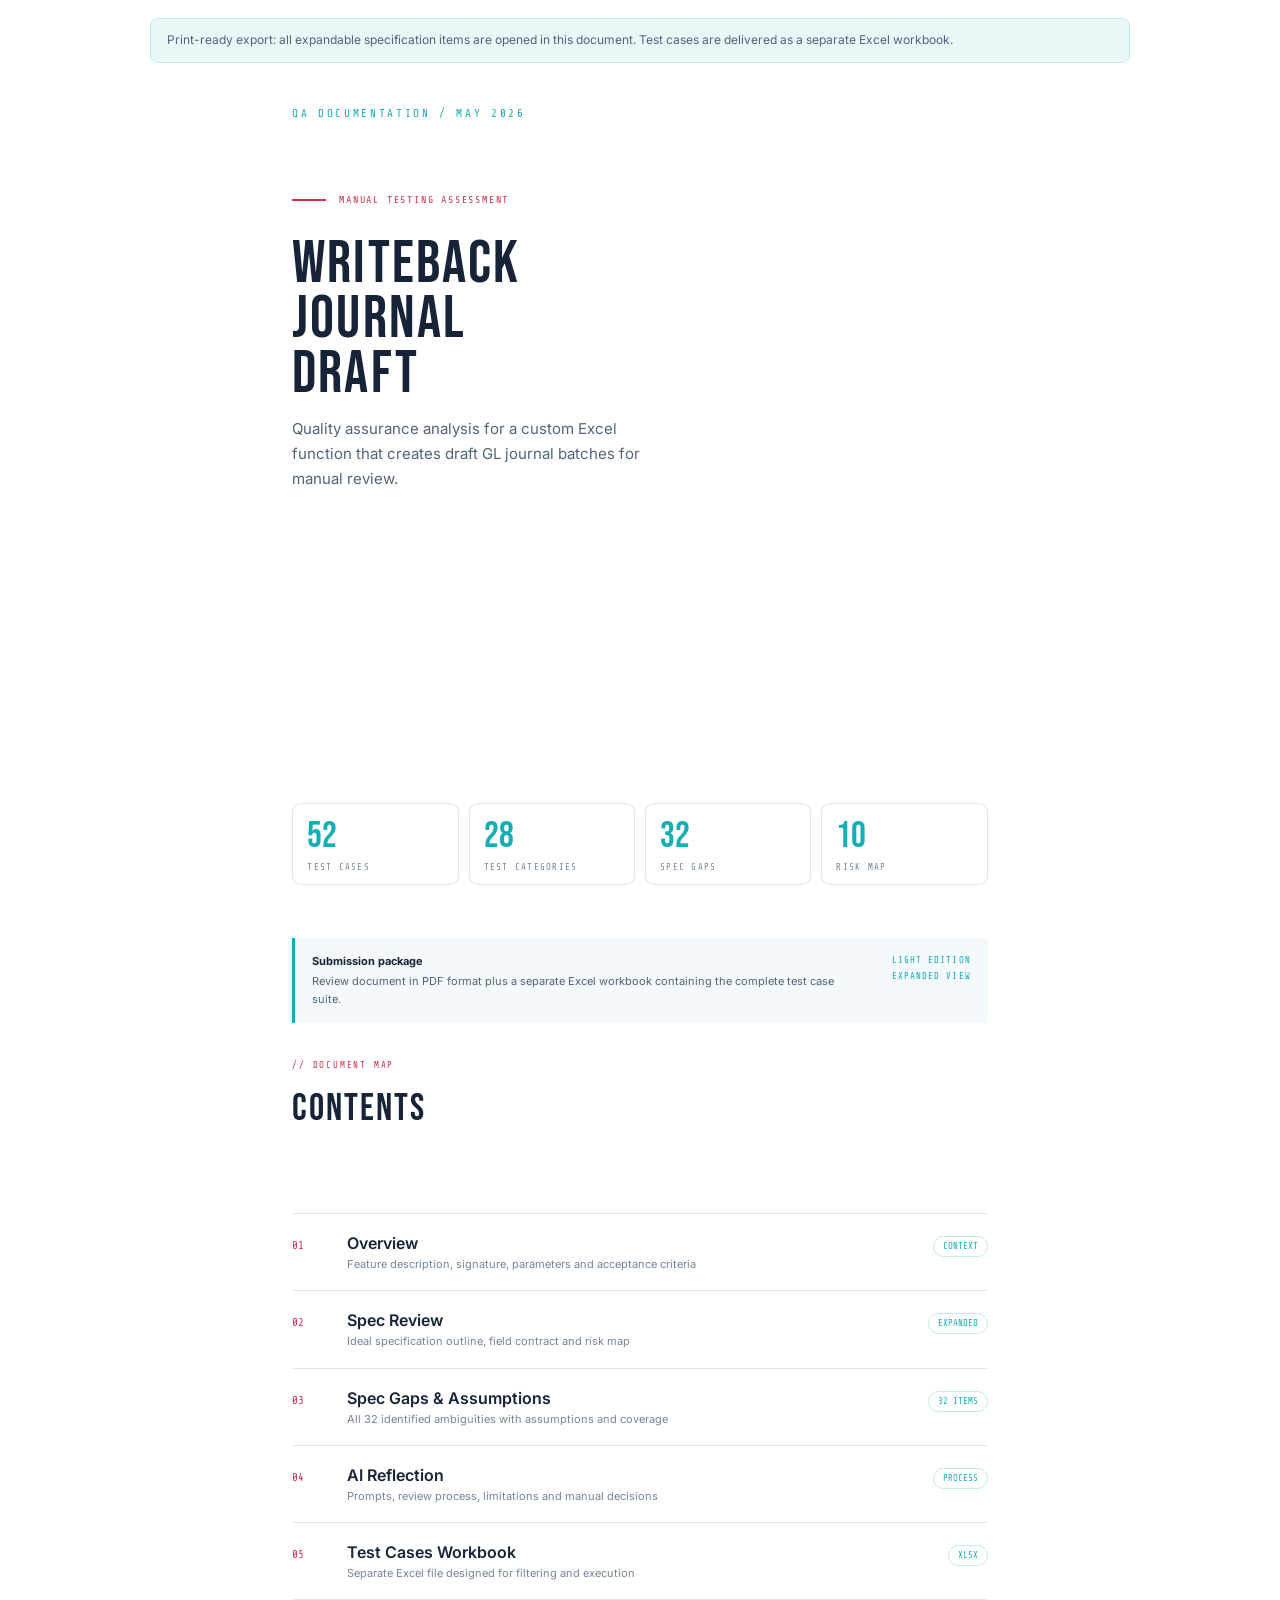
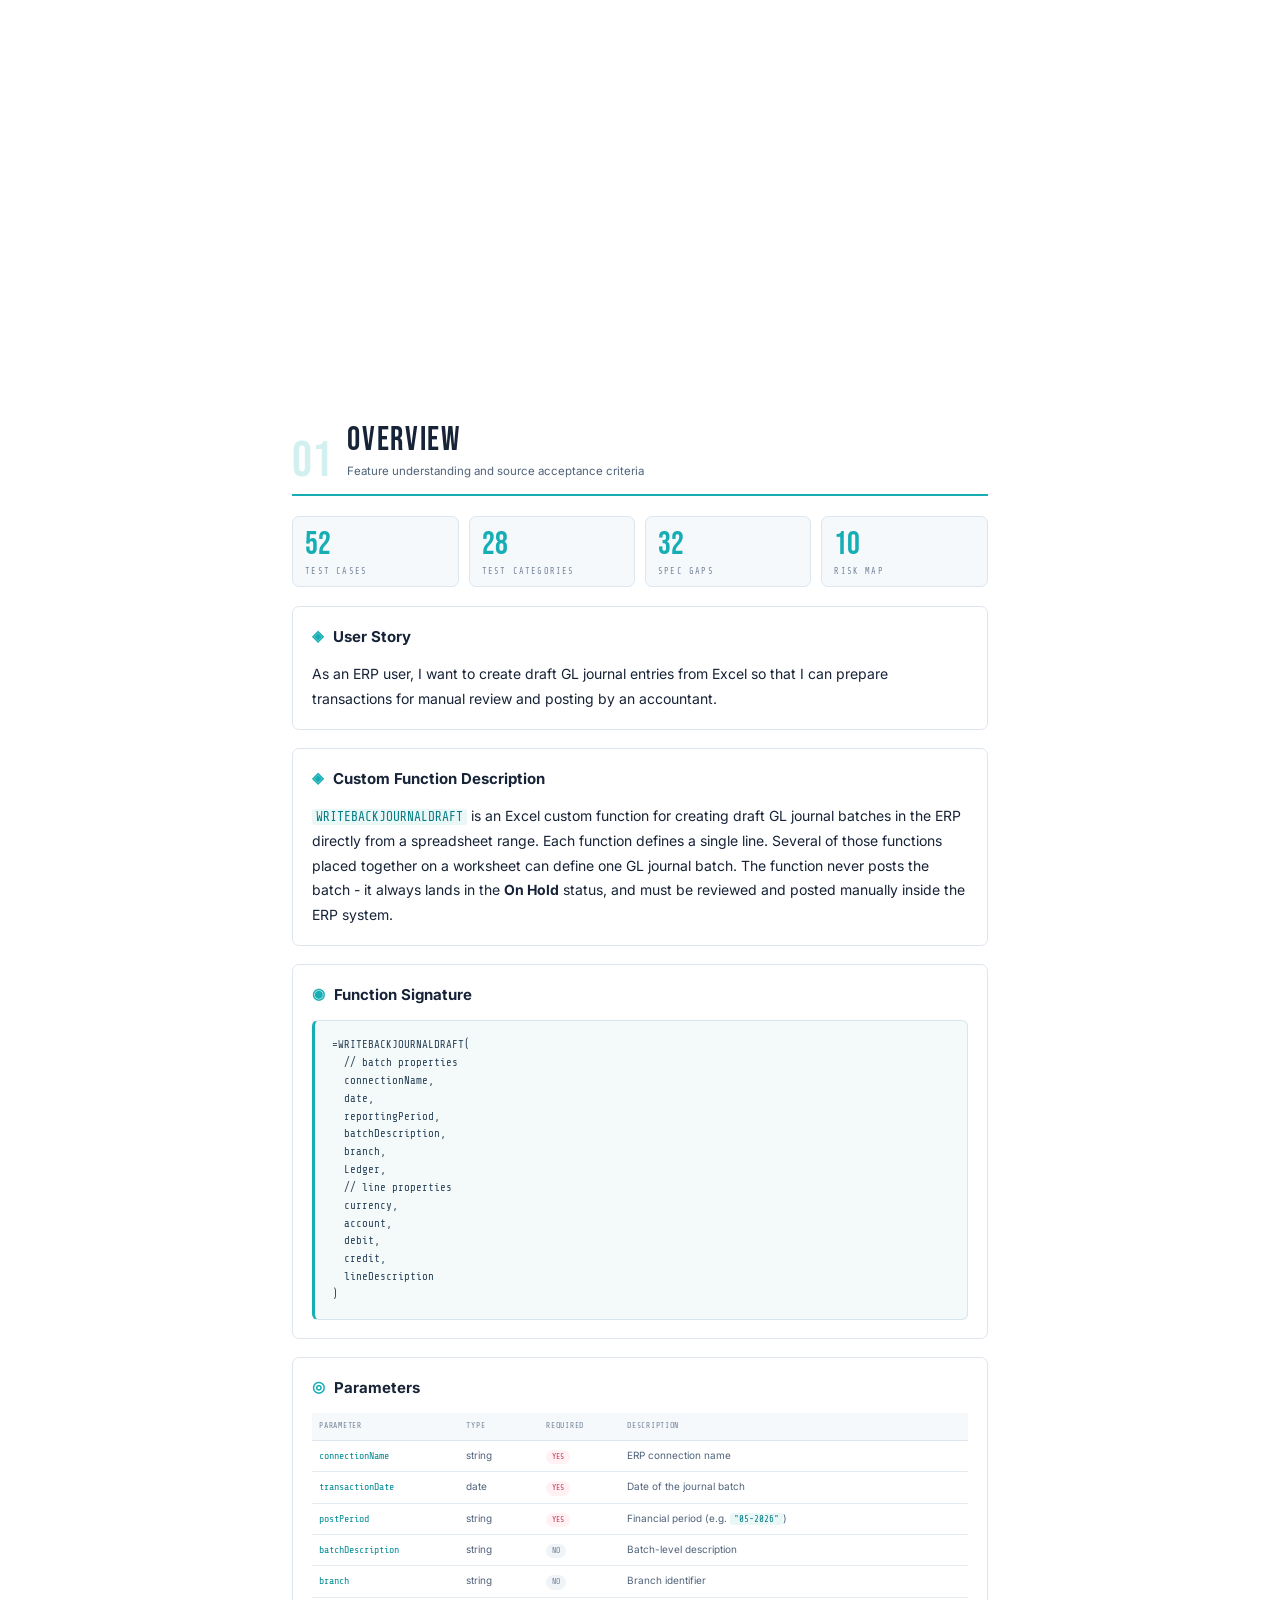
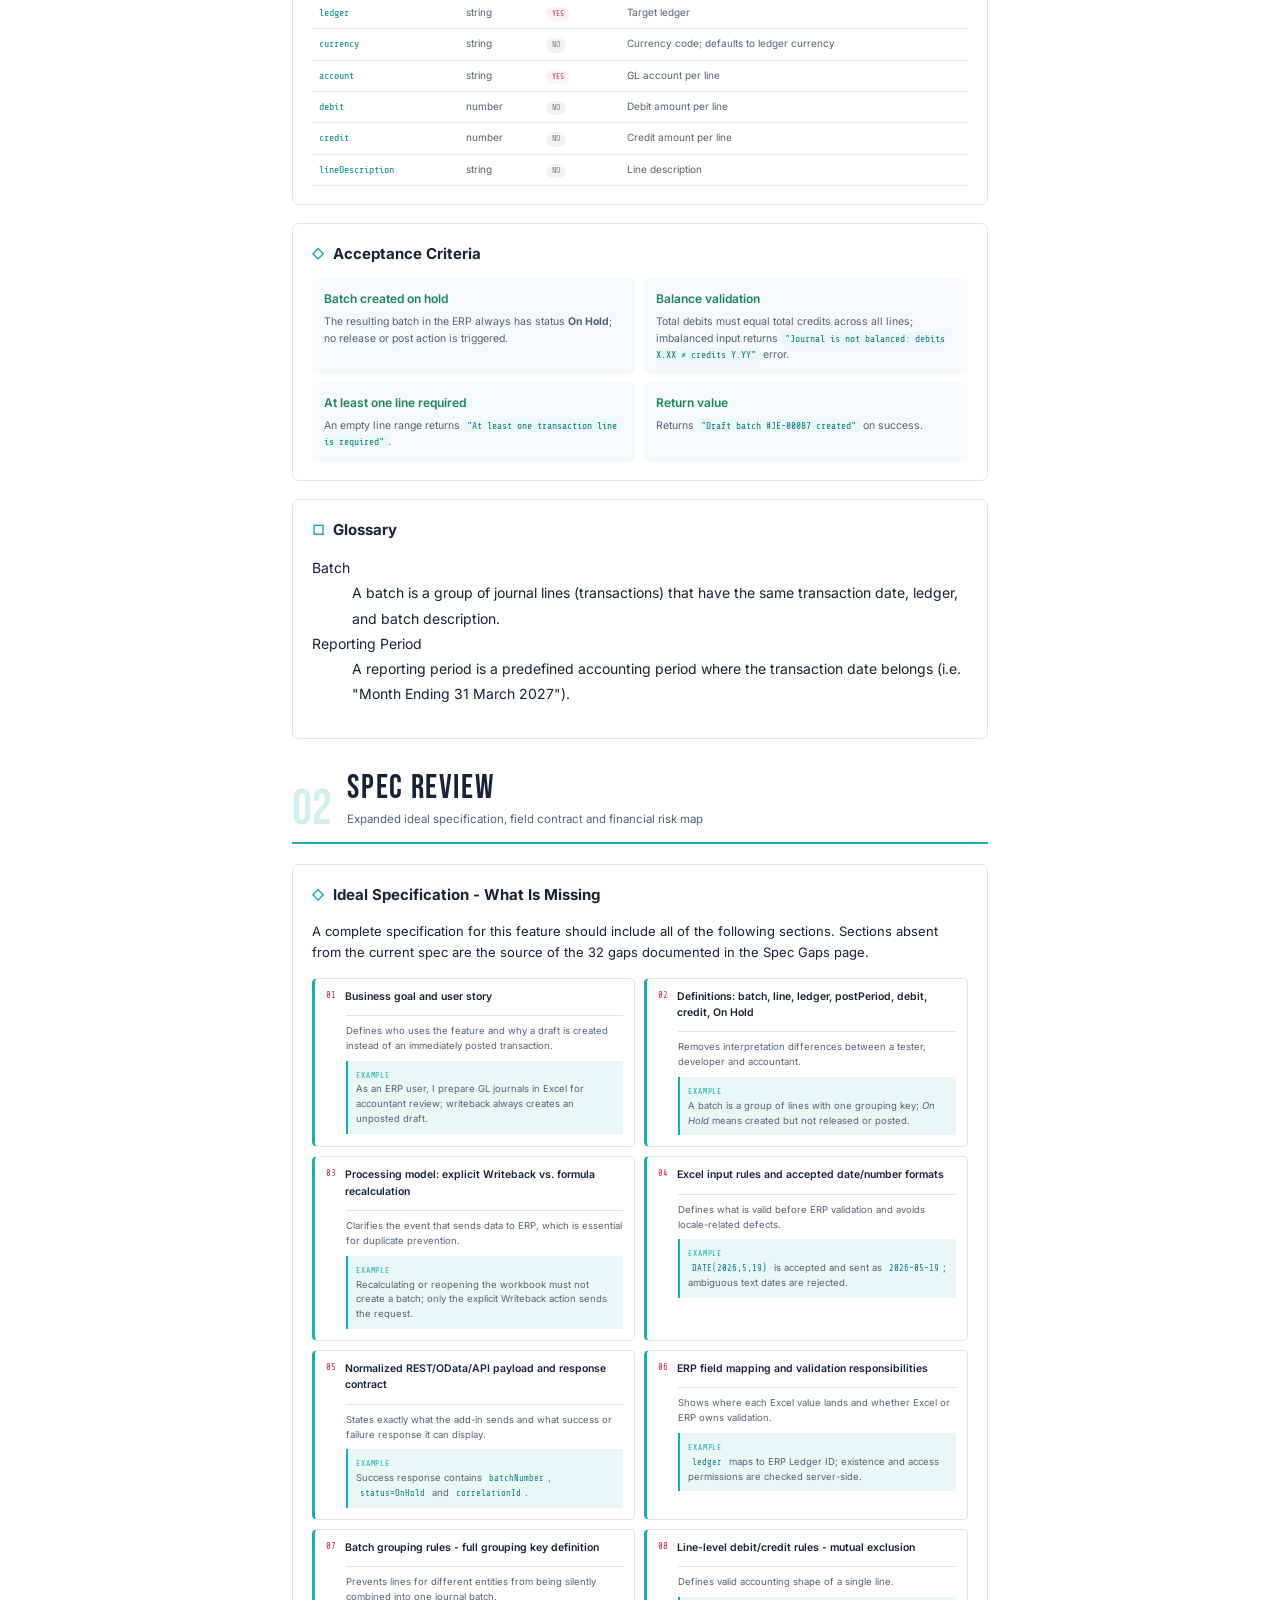
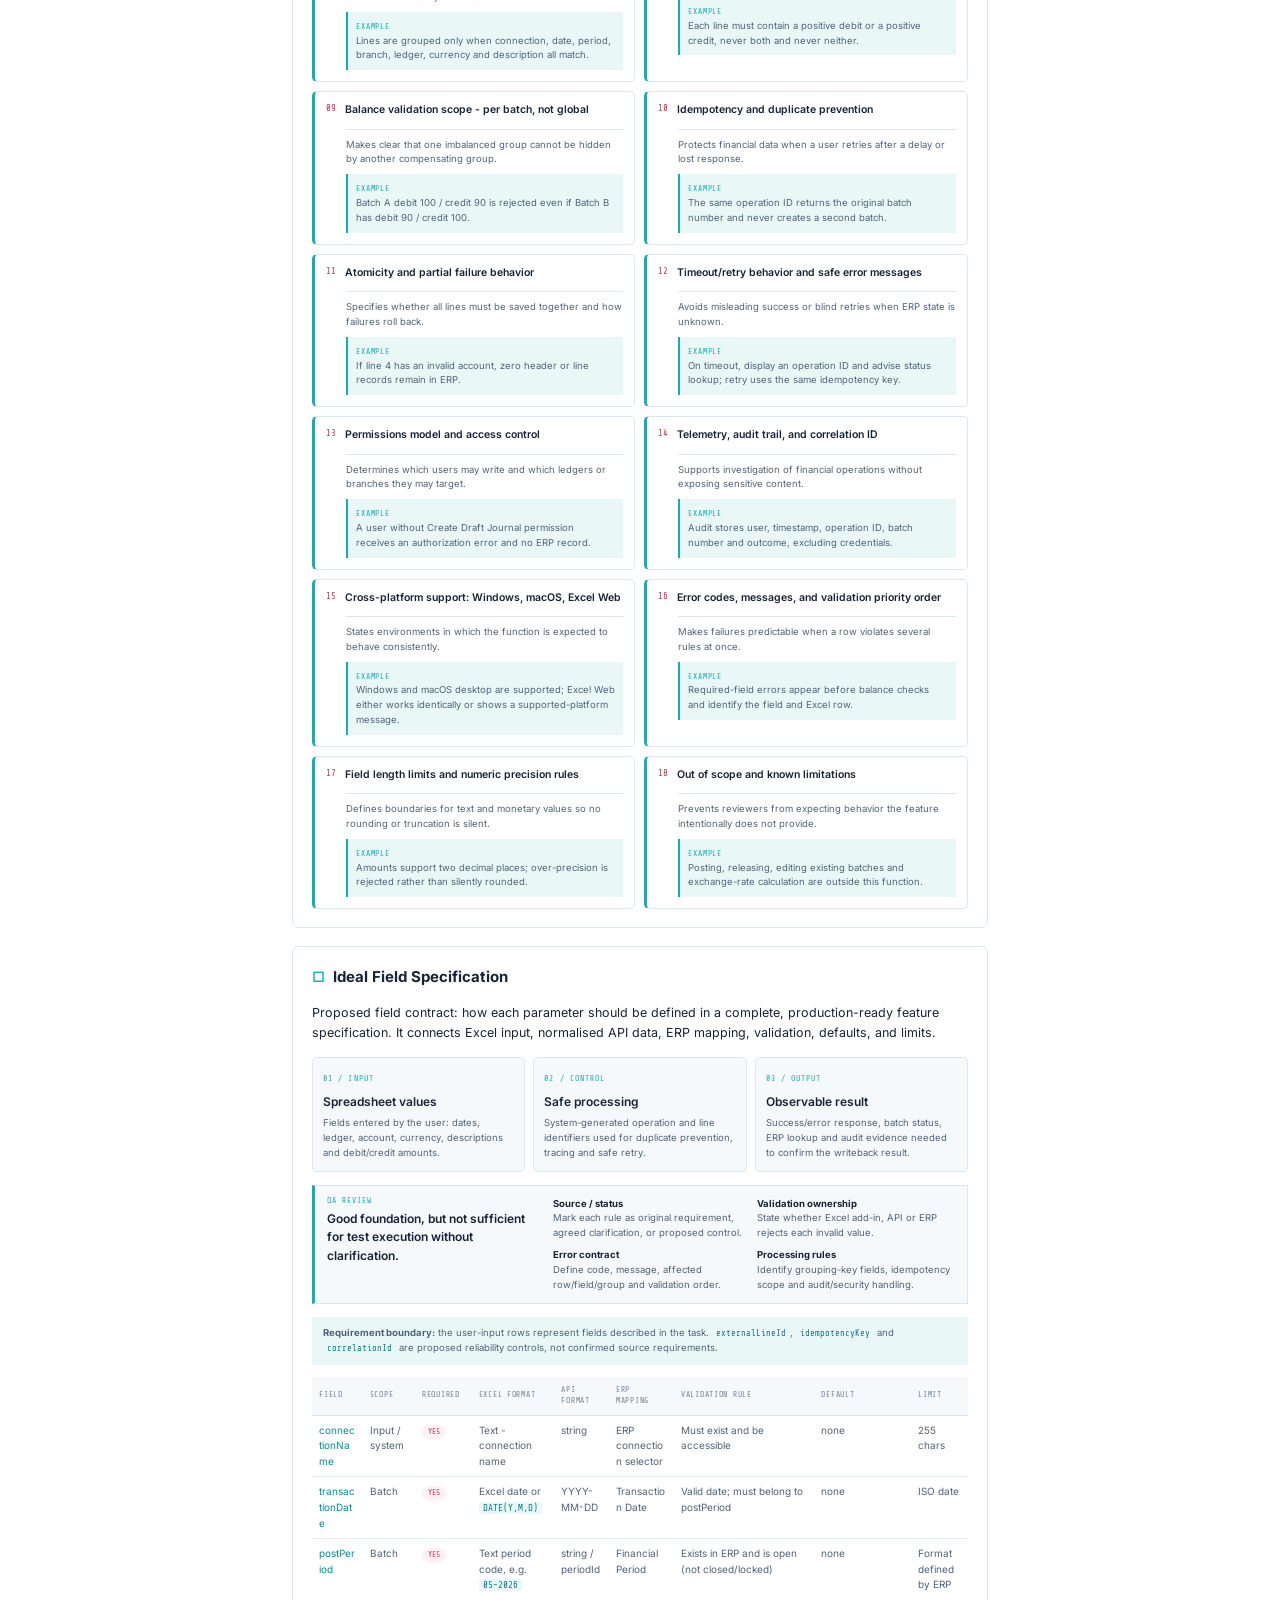
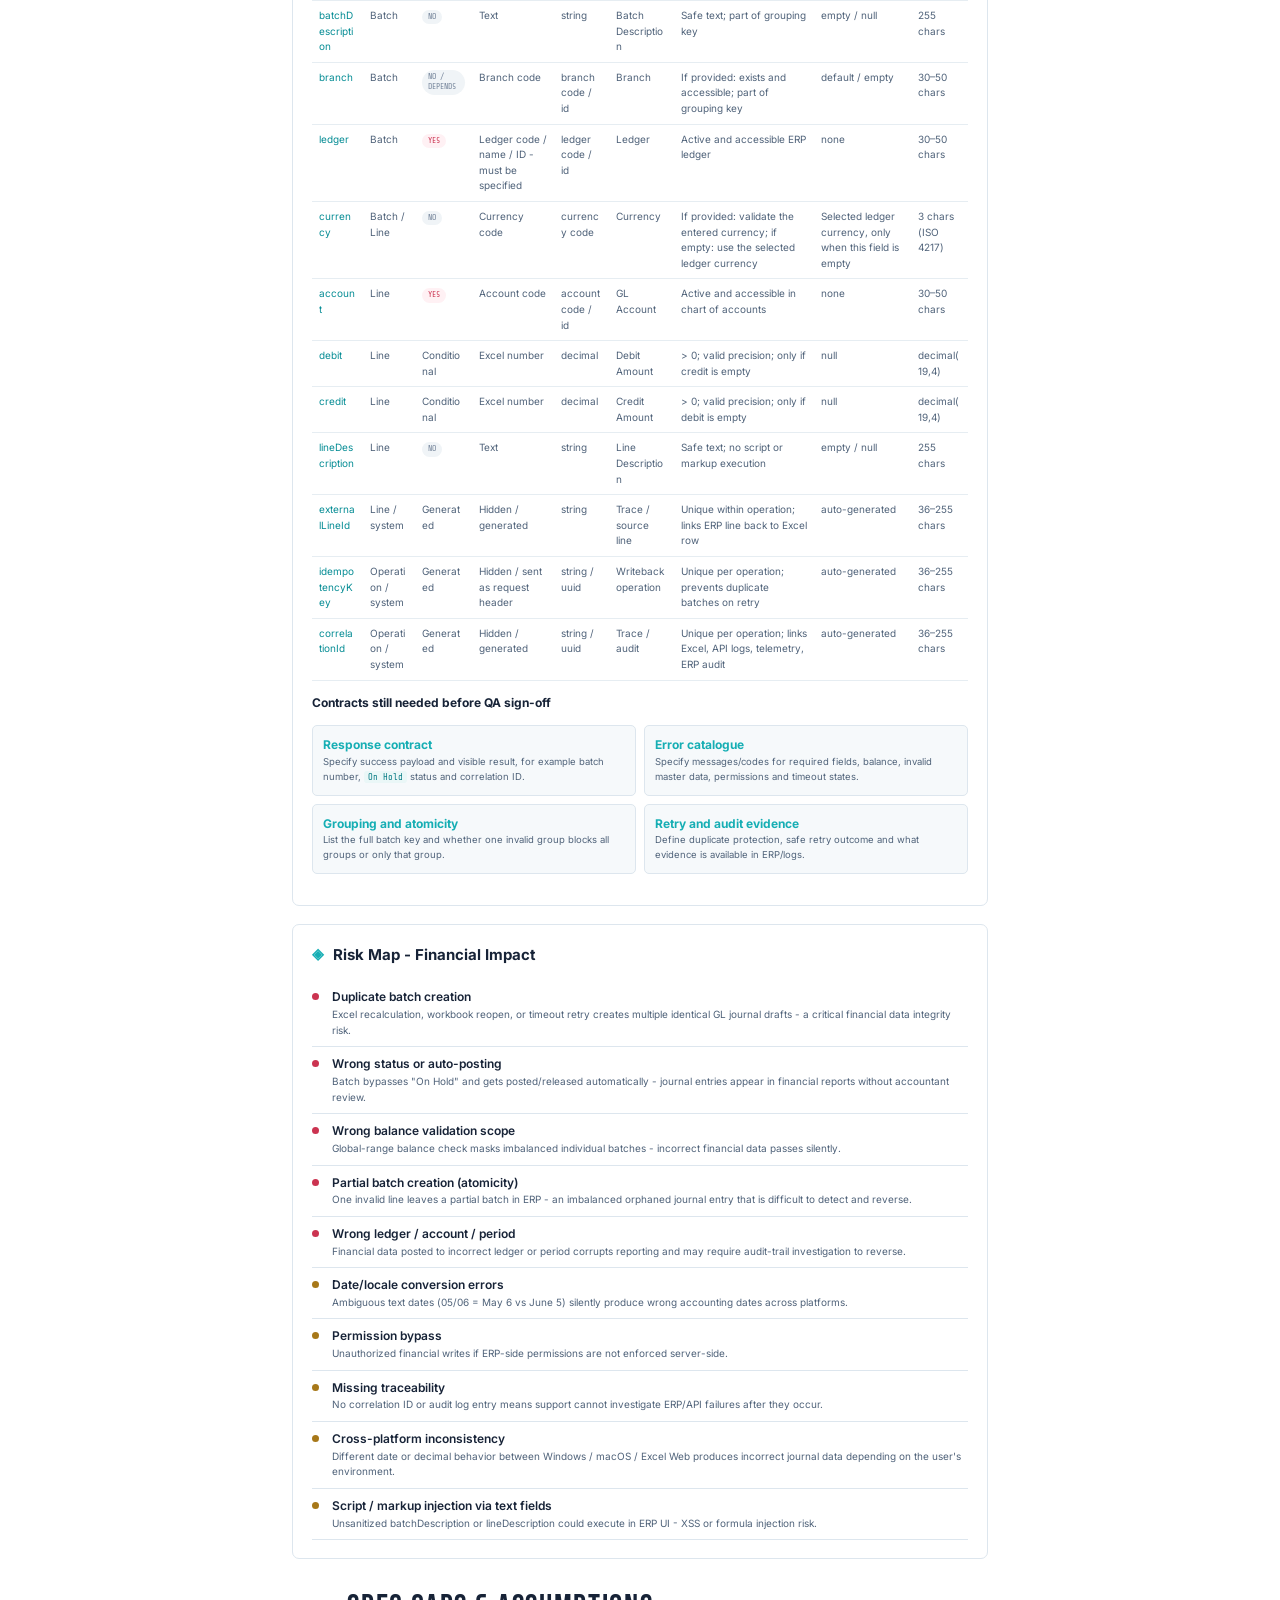
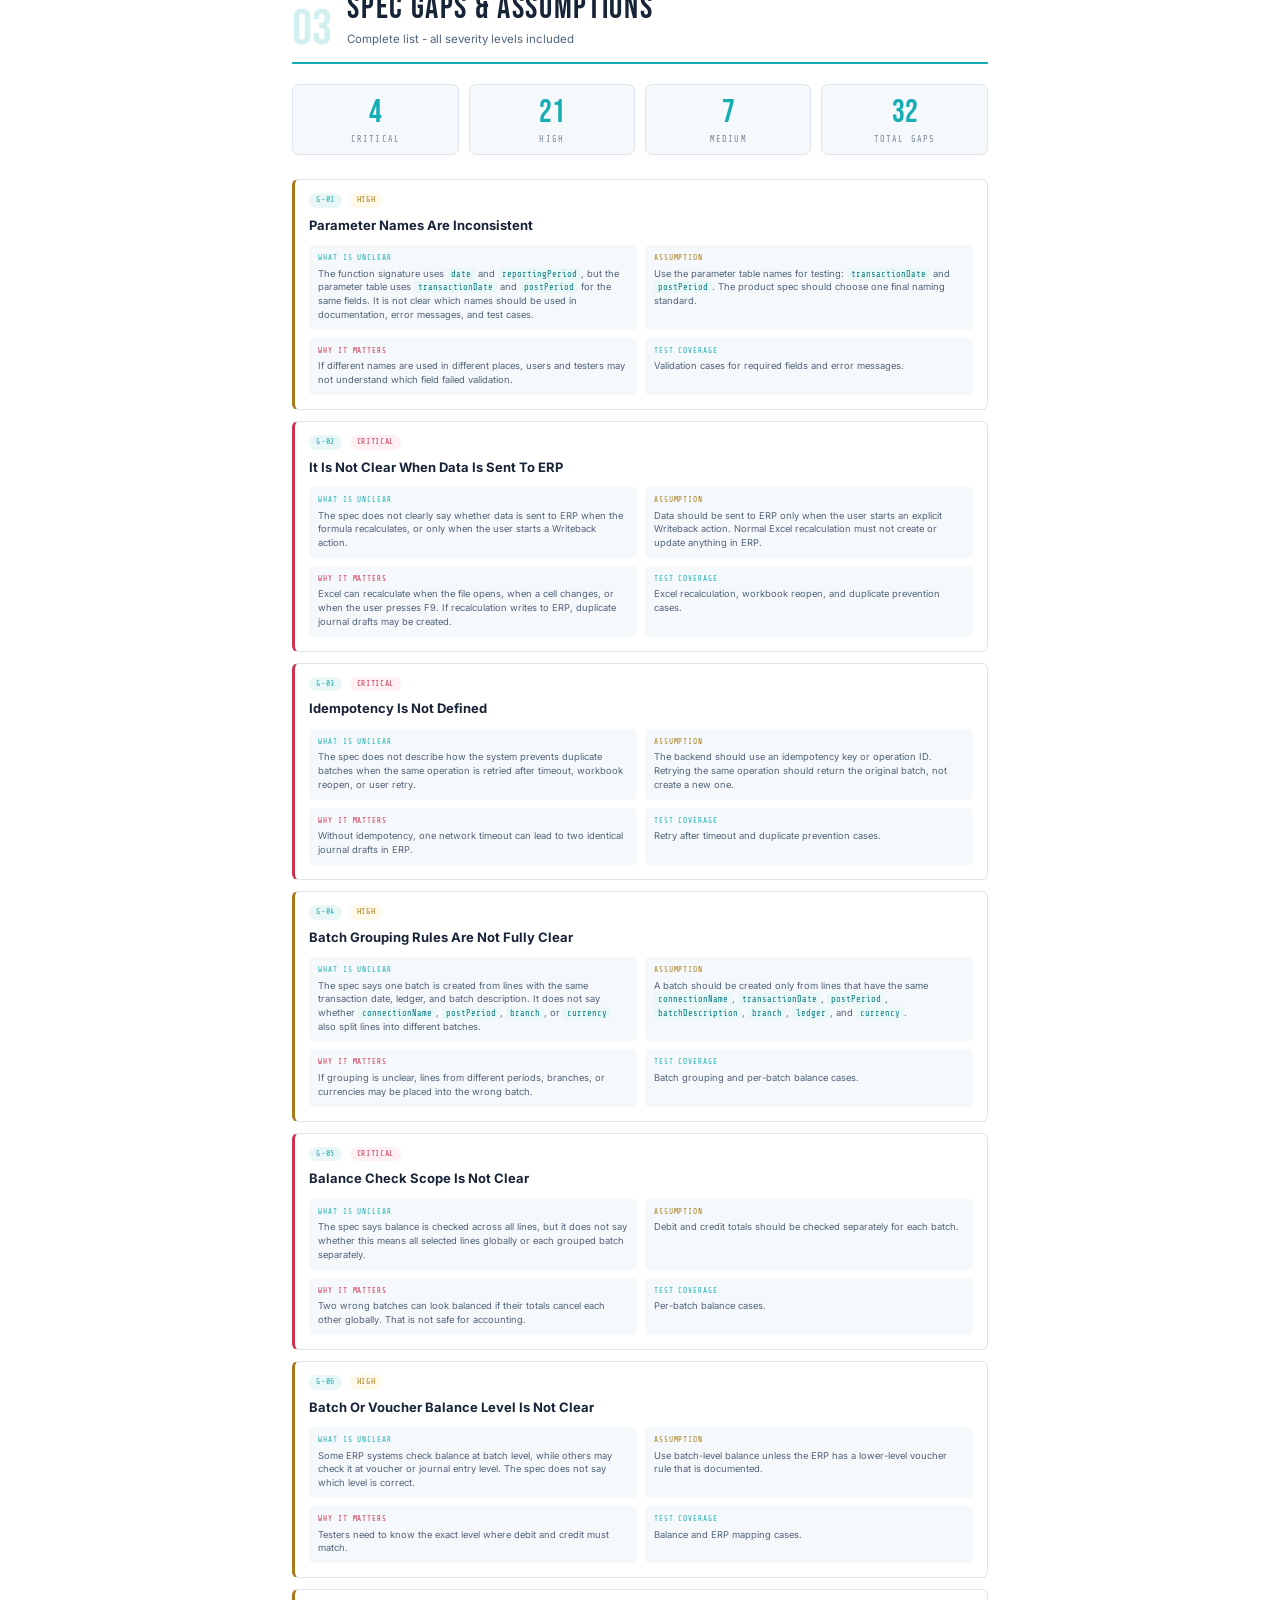
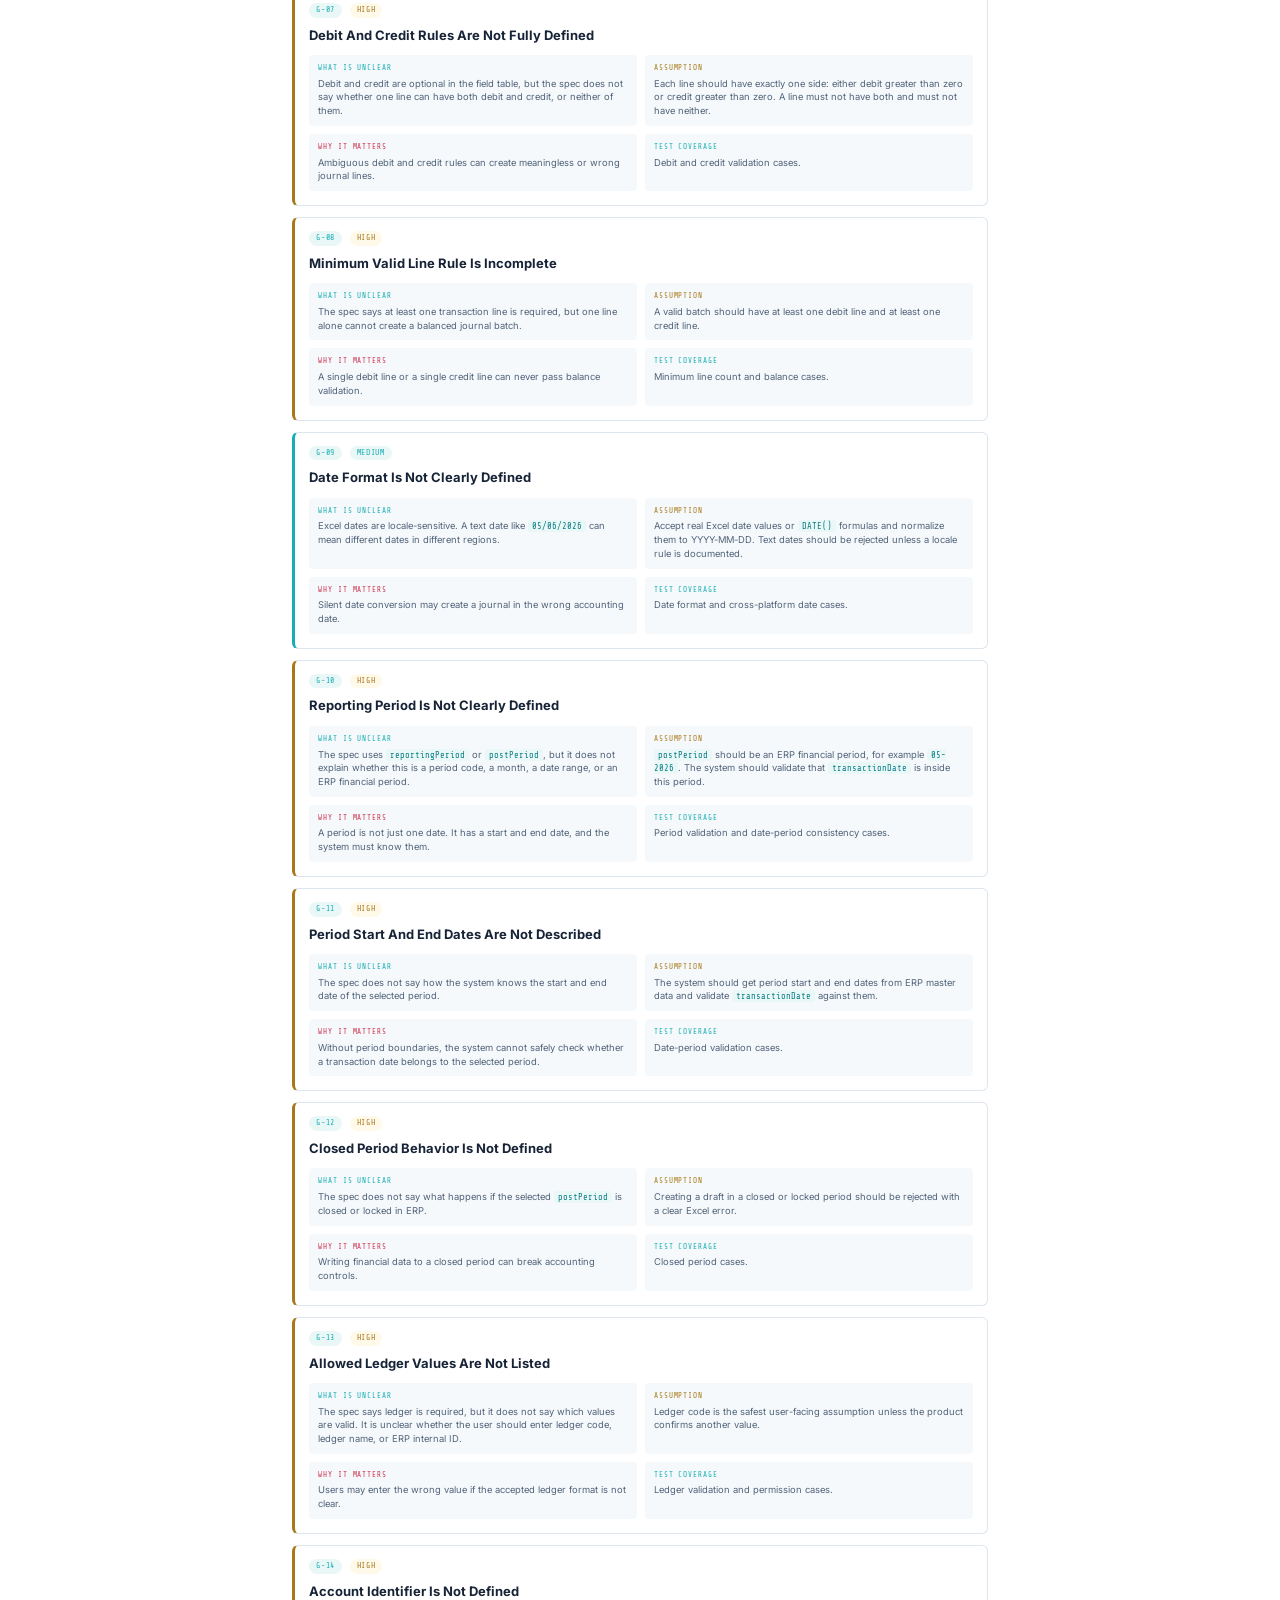
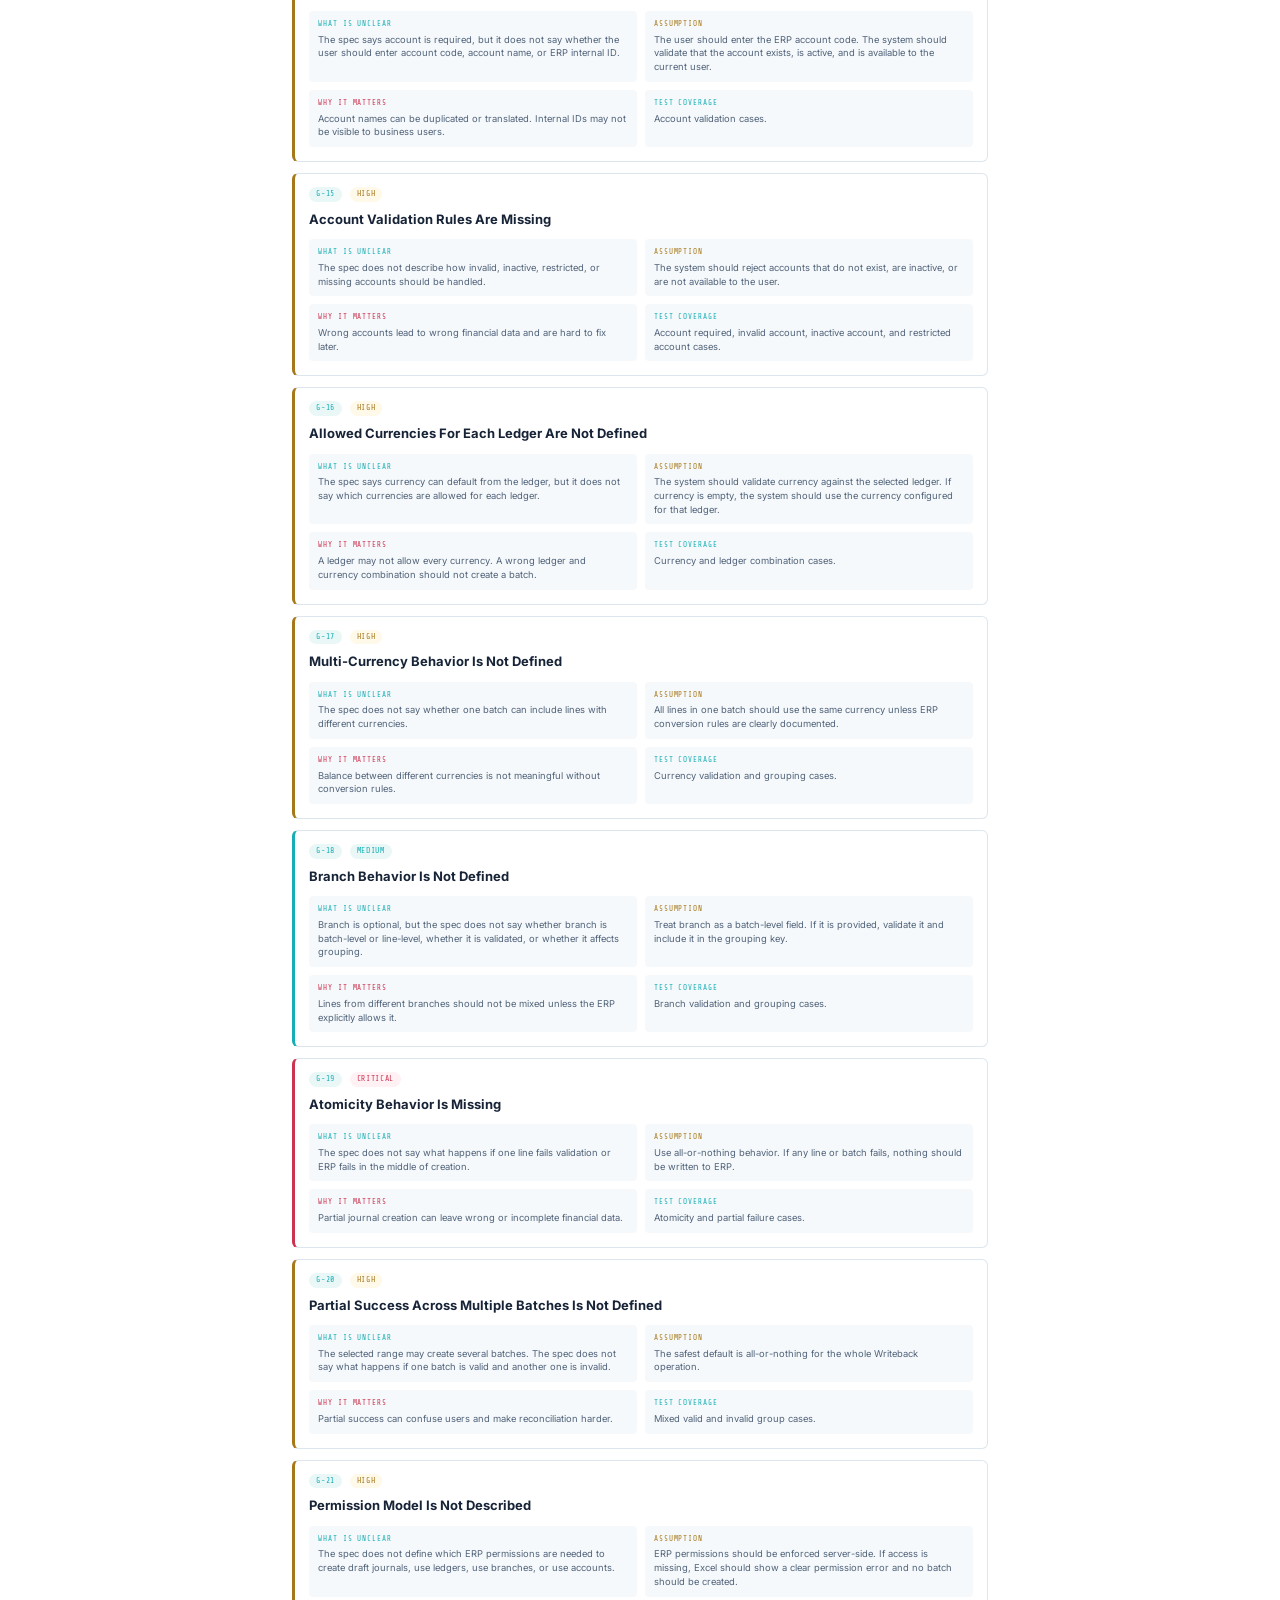
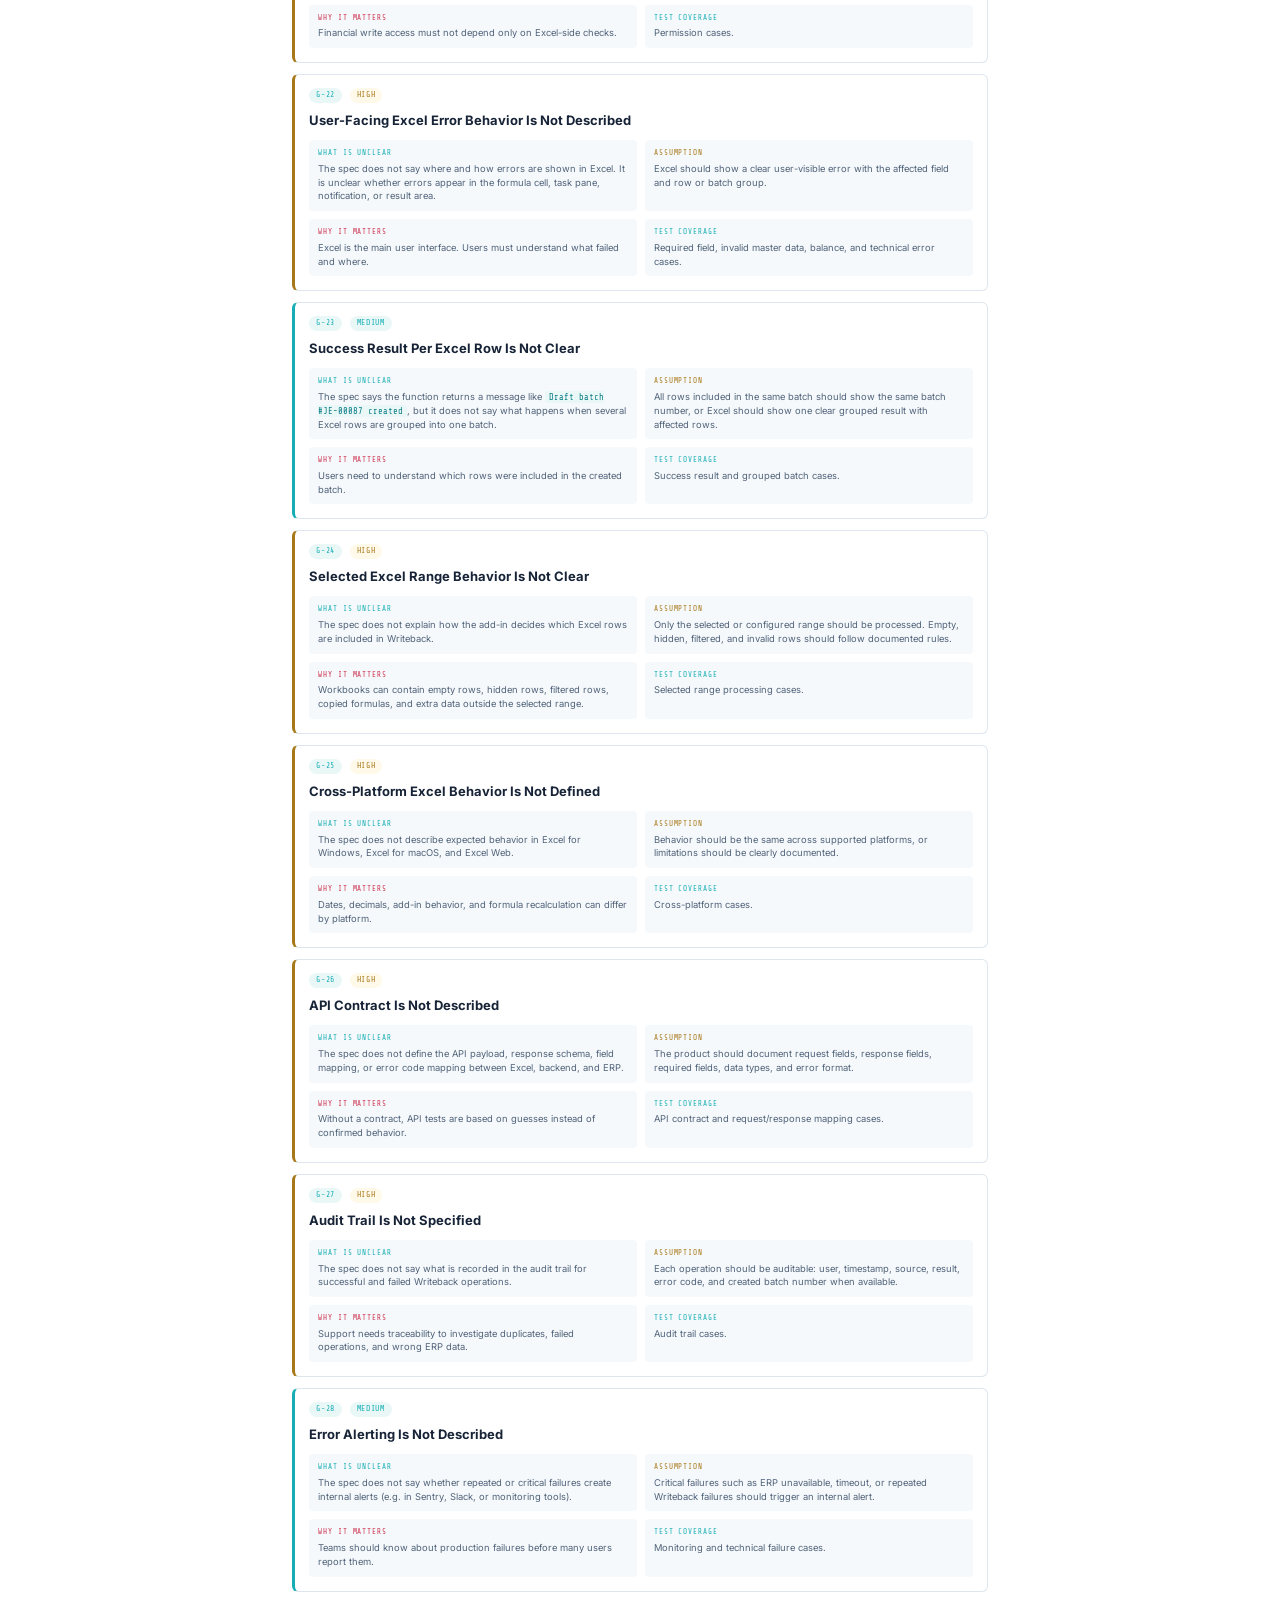
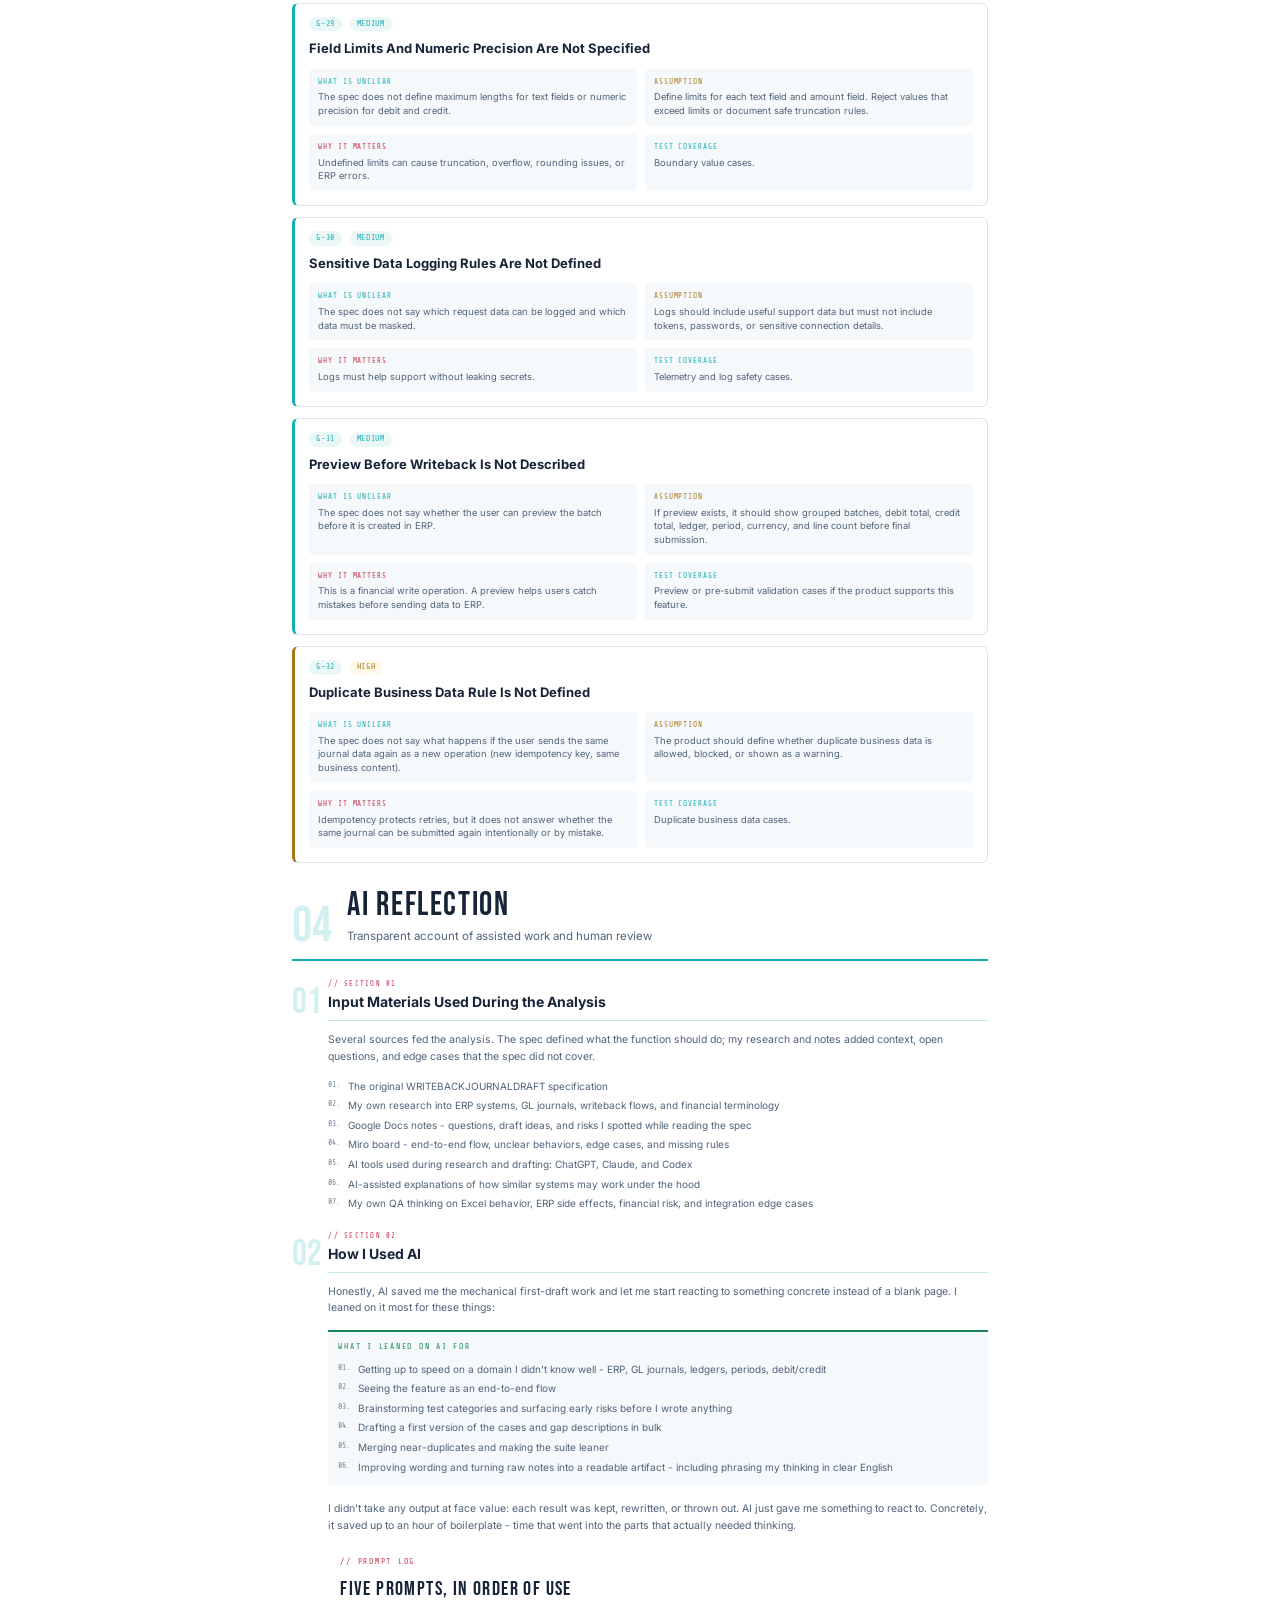
<file: deliverables/WRITEBACKJOURNALDRAFT_QA_Report.html>
<!DOCTYPE html>
<html lang="en" data-theme="light">
<head>
  <meta charset="UTF-8" />
  <meta name="viewport" content="width=device-width, initial-scale=1.0" />
  <title>WRITEBACKJOURNALDRAFT - Manual QA Assessment</title>
  <link rel="preconnect" href="https://fonts.googleapis.com">
  <link rel="preconnect" href="https://fonts.gstatic.com" crossorigin>
  <link href="https://fonts.googleapis.com/css2?family=Bebas+Neue&family=Share+Tech+Mono&family=Inter:wght@400;500;600;700&display=swap" rel="stylesheet">
  <style>
    :root {
      --ink: #172337;
      --muted: #50637a;
      --soft: #74849a;
      --cyan: #16aeb4;
      --cyan-soft: #eaf7f7;
      --cyan-line: #bfebeb;
      --red: #cb3350;
      --red-soft: #fff1f4;
      --gold: #a77819;
      --gold-soft: #fff9ea;
      --green: #18875a;
      --green-soft: #eefaf3;
      --paper: #ffffff;
      --wash: #f6f9fb;
      --border: #dde6ee;
      --mono: 'Share Tech Mono', 'SFMono-Regular', Menlo, monospace;
      --sans: 'Inter', Arial, sans-serif;
      --display: 'Bebas Neue', 'Arial Narrow', Arial, sans-serif;
    }

    * { box-sizing: border-box; }
    html, body { margin: 0; padding: 0; background: var(--paper); color: var(--ink); }
    body {
      font-family: var(--sans);
      font-size: 12px;
      line-height: 1.56;
      -webkit-print-color-adjust: exact;
      print-color-adjust: exact;
    }
    a { color: inherit; text-decoration: none; }
    code, pre { font-family: var(--mono); }
    code {
      padding: 1px 4px;
      color: #087c85;
      background: var(--cyan-soft);
      border-radius: 3px;
      font-size: .92em;
    }
    pre {
      margin: 0;
      padding: 15px 17px;
      border: 1px solid #d8e6eb;
      border-left: 3px solid var(--cyan);
      border-radius: 6px;
      background: #f4f9fa;
      color: #284257;
      white-space: pre-wrap;
      line-height: 1.65;
      font-size: 10.8px;
    }

    @page {
      size: A4;
      margin: 15mm 14mm 17mm;
    }
    @media print {
      .screen-note { display: none; }
      .cover, .report-section { break-after: page; page-break-after: always; }
      .report-section:last-of-type { break-after: auto; page-break-after: auto; }
      .gap-item, .ai-section, .ideal-item,
      .risk-row, .contract-item, .ac-item { break-inside: avoid; page-break-inside: avoid; }
      .spec-export .card:nth-child(2) { break-before: page; page-break-before: always; }
      .report-footer { display: flex; }
    }

    .report-footer {
      position: fixed;
      display: none;
      bottom: -11mm;
      left: 0;
      right: 0;
      align-items: center;
      justify-content: space-between;
      padding-top: 4mm;
      border-top: 1px solid #e3edf1;
      color: #8090a4;
      font: 9px/1 var(--mono);
      letter-spacing: .12em;
      text-transform: uppercase;
    }
    .report-footer .counter::after { content: counter(page); }

    .screen-note {
      max-width: 980px;
      margin: 18px auto 0;
      padding: 12px 16px;
      border: 1px solid var(--cyan-line);
      border-radius: 8px;
      background: var(--cyan-soft);
      color: var(--muted);
      font-size: 12px;
    }

    .page {
      max-width: 184mm;
      margin: 0 auto;
    }
    .cover {
      min-height: 260mm;
      display: flex;
      flex-direction: column;
      justify-content: space-between;
      position: relative;
      overflow: hidden;
      padding: 12mm 0 6mm;
    }
    .cover::before {
      content: '';
      position: absolute;
      z-index: -1;
      top: -74mm;
      right: -56mm;
      width: 156mm;
      height: 156mm;
      border: 1px solid rgba(22,174,180,.18);
      border-radius: 50%;
      background:
        radial-gradient(circle, rgba(22,174,180,.13), rgba(22,174,180,.035) 45%, transparent 64%),
        repeating-linear-gradient(90deg, transparent, transparent 7px, rgba(22,174,180,.025) 8px);
    }
    .cover::after {
      content: '';
      position: absolute;
      z-index: -1;
      left: 0;
      right: 0;
      bottom: 34mm;
      height: 1px;
      background: linear-gradient(90deg, var(--cyan), var(--cyan-line) 28%, transparent);
    }
    .cover-kicker {
      color: var(--cyan);
      font: 11px/1 var(--mono);
      letter-spacing: .24em;
      text-transform: uppercase;
    }
    .cover-index {
      display: inline-flex;
      align-items: center;
      gap: 13px;
      margin-top: 20mm;
      color: var(--red);
      font: 10px/1 var(--mono);
      letter-spacing: .18em;
      text-transform: uppercase;
    }
    .cover-index::before {
      content: '';
      width: 34px;
      height: 2px;
      background: var(--red);
    }
    .cover h1 {
      max-width: 155mm;
      margin: 8mm 0 4mm;
      color: var(--ink);
      font-family: var(--display);
      font-weight: 400;
      font-size: 60px;
      line-height: .92;
      letter-spacing: .035em;
    }
    .cover-subtitle {
      max-width: 94mm;
      color: var(--muted);
      font-size: 15px;
      line-height: 1.65;
    }
    .summary-grid {
      display: grid;
      grid-template-columns: repeat(4, 1fr);
      gap: 10px;
      margin-bottom: 14mm;
    }
    .summary-item {
      min-height: 76px;
      padding: 14px 14px 11px;
      border: 1px solid var(--border);
      border-radius: 9px;
      background: rgba(255,255,255,.88);
    }
    .summary-value {
      color: var(--cyan);
      font-family: var(--display);
      font-size: 37px;
      line-height: 1;
    }
    .summary-label {
      margin-top: 7px;
      color: var(--soft);
      font: 9px/1.3 var(--mono);
      letter-spacing: .14em;
      text-transform: uppercase;
    }
    .deliverable-band {
      display: flex;
      justify-content: space-between;
      gap: 16px;
      padding: 15px 17px;
      border-left: 3px solid var(--cyan);
      background: #f4fafb;
    }
    .deliverable-band strong { display: block; margin-bottom: 3px; color: var(--ink); }
    .deliverable-band div { color: var(--muted); font-size: 11px; }
    .deliverable-band .meta {
      min-width: 116px;
      text-align: right;
      color: var(--cyan);
      font: 9px/1.7 var(--mono);
      letter-spacing: .12em;
      text-transform: uppercase;
    }

    .toc {
      min-height: 255mm;
      padding-top: 11mm;
    }
    .section-marker {
      margin-bottom: 9px;
      color: var(--red);
      font: 9px/1 var(--mono);
      letter-spacing: .2em;
      text-transform: uppercase;
    }
    .toc h2, .report-heading h2 {
      margin: 0;
      color: var(--ink);
      font-family: var(--display);
      font-weight: 400;
      letter-spacing: .05em;
      text-transform: uppercase;
    }
    .toc h2 { font-size: 38px; }
    .toc-list {
      margin-top: 20mm;
      border-top: 1px solid var(--border);
    }
    .toc-item {
      display: grid;
      grid-template-columns: 39px 1fr auto;
      align-items: baseline;
      gap: 16px;
      padding: 17px 0;
      border-bottom: 1px solid var(--border);
    }
    .toc-num { color: var(--red); font: 11px/1 var(--mono); }
    .toc-label { color: var(--ink); font-size: 16px; font-weight: 600; }
    .toc-desc { color: var(--soft); font-size: 11px; }
    .toc-pill {
      border: 1px solid var(--cyan-line);
      border-radius: 40px;
      padding: 5px 9px;
      color: var(--cyan);
      font: 9px/1 var(--mono);
      text-transform: uppercase;
    }

    .report-section { padding-top: 4mm; }
    .report-heading {
      display: flex;
      align-items: flex-end;
      gap: 15px;
      margin-bottom: 20px;
      padding-bottom: 13px;
      border-bottom: 2px solid var(--cyan);
    }
    .report-no {
      color: rgba(22,174,180,.19);
      font: 50px/.8 var(--display);
    }
    .report-heading h2 { font-size: 33px; line-height: 1; }
    .report-heading p {
      margin: 6px 0 0;
      color: var(--muted);
      font-size: 11.5px;
    }
    .source-content { width: 100%; }

    .card {
      margin-bottom: 18px;
      padding: 18px 19px;
      border: 1px solid var(--border);
      border-radius: 7px;
      background: var(--paper);
    }
    .card-title {
      display: flex;
      align-items: center;
      gap: 9px;
      margin-bottom: 14px;
      color: var(--ink);
      font-size: 15px;
      font-weight: 700;
    }
    .card-title .icon { color: var(--cyan); font-family: var(--mono); }
    p { margin: 0 0 13px; color: var(--muted); }

    .stats {
      display: grid;
      grid-template-columns: repeat(4, 1fr);
      gap: 10px;
      margin-bottom: 19px;
    }
    .stat-card {
      display: block;
      min-height: 67px;
      padding: 12px 12px 10px;
      border: 1px solid var(--border);
      border-radius: 7px;
      background: var(--wash);
    }
    .stat-num { color: var(--cyan) !important; font: 32px/1 var(--display); }
    .stat-label {
      margin-top: 6px;
      color: var(--soft);
      font: 8.5px/1 var(--mono);
      letter-spacing: .14em;
      text-transform: uppercase;
    }
    .stat-action { display: none; }
    .callout {
      padding: 11px 13px;
      border-left: 3px solid var(--cyan);
      background: #f3fbfb;
      color: var(--muted);
    }
    .callout strong { color: var(--ink); }
    .table-wrap { width: 100%; overflow: visible !important; }
    table {
      width: 100% !important;
      min-width: 0 !important;
      border-collapse: collapse;
      table-layout: auto;
    }
    th {
      padding: 8px 7px;
      border-bottom: 1px solid var(--border);
      background: var(--wash);
      color: var(--soft);
      text-align: left;
      font: 8px/1.35 var(--mono);
      letter-spacing: .09em;
      text-transform: uppercase;
    }
    td {
      padding: 7px;
      border-bottom: 1px solid #e6edf2;
      color: var(--muted);
      font-size: 10px;
      vertical-align: top;
      word-break: break-word;
    }
    td:first-child { color: #078d95; }
    .param-name { color: #078d95; font-family: var(--mono); }
    .badge {
      display: inline-block;
      padding: 2px 6px;
      border-radius: 20px;
      font: 8px/1.3 var(--mono);
      text-transform: uppercase;
    }
    .badge-required { color: var(--red); background: var(--red-soft); }
    .badge-scripted { color: var(--soft); background: #f0f4f7; }
    .ac-grid {
      display: grid;
      grid-template-columns: 1fr 1fr;
      gap: 9px;
    }
    .ac-item {
      padding: 11px 12px;
      border-radius: 5px;
      background: var(--wash);
    }
    .ac-title { margin-bottom: 5px; color: var(--green) !important; font-weight: 600; }
    .ac-body { color: var(--muted); font-size: 10.5px; }

    /* Expanded specification review */
    .ideal-list {
      display: grid;
      grid-template-columns: 1fr 1fr;
      gap: 9px;
    }
    .ideal-item {
      border: 1px solid var(--border);
      border-left: 3px solid var(--cyan);
      border-radius: 5px;
      background: var(--paper);
    }
    .ideal-item summary {
      display: flex;
      gap: 9px;
      padding: 10px 11px;
      list-style: none;
      color: var(--ink);
      font-weight: 600;
      font-size: 10.5px;
    }
    .ideal-item summary::-webkit-details-marker { display: none; }
    .ideal-num {
      flex-shrink: 0;
      color: var(--red);
      font: 9px/1.5 var(--mono);
    }
    .ideal-explain {
      margin: 0 11px 11px 31px;
      padding-top: 8px;
      border-top: 1px solid var(--border);
      color: var(--muted);
      font-size: 9.5px;
    }
    .ideal-example {
      margin-top: 7px;
      padding: 7px 8px;
      border-left: 2px solid var(--cyan);
      background: var(--cyan-soft);
    }
    .ideal-example strong {
      color: var(--cyan);
      font: 8px/1 var(--mono);
      letter-spacing: .1em;
      text-transform: uppercase;
    }
    .field-model, .contract-grid {
      display: grid;
      grid-template-columns: repeat(3, 1fr);
      gap: 8px;
      margin: 13px 0;
    }
    .field-layer, .contract-item {
      padding: 10px;
      border: 1px solid var(--border);
      border-radius: 5px;
      background: var(--wash);
    }
    .field-layer-num {
      color: var(--cyan);
      font: 8px/1 var(--mono);
      letter-spacing: .13em;
    }
    .field-layer-title { margin: 7px 0 4px; color: var(--ink); font-weight: 600; }
    .field-layer-text, .contract-item div { color: var(--muted); font-size: 9.5px; }
    .qa-assessment {
      display: grid;
      grid-template-columns: 34% 1fr;
      gap: 12px;
      margin: 13px 0;
      padding: 11px 12px;
      border: 1px solid var(--border);
      border-left: 3px solid var(--cyan);
      background: var(--wash);
    }
    .qa-verdict { color: var(--ink); font-weight: 600; }
    .qa-verdict span {
      display: block;
      margin-bottom: 5px;
      color: var(--cyan);
      font: 8px/1 var(--mono);
      letter-spacing: .12em;
      text-transform: uppercase;
    }
    .qa-needs {
      display: grid;
      grid-template-columns: 1fr 1fr;
      gap: 7px;
      margin: 0;
      padding: 0;
      list-style: none;
      color: var(--muted);
      font-size: 9.5px;
    }
    .qa-needs strong { display: block; color: var(--ink); }
    .spec-origin-note {
      margin: 12px 0;
      padding: 9px 11px;
      background: var(--cyan-soft);
      color: var(--muted);
      font-size: 9.5px;
    }
    .contract-grid { grid-template-columns: 1fr 1fr; }
    .contract-list-title { margin: 13px 0 9px; color: var(--ink); font-weight: 700; }
    .contract-item strong { display: block; color: var(--cyan); }
    .risk-row {
      display: flex;
      gap: 10px;
      padding: 8px 0;
      border-bottom: 1px solid var(--border);
    }
    .risk-pri { width: 10px; flex-shrink: 0; }
    .risk-dot-critical, .risk-dot-high {
      display: block;
      width: 7px;
      height: 7px;
      margin-top: 5px;
      border-radius: 50%;
      background: var(--red);
    }
    .risk-dot-high { background: var(--gold); }
    .risk-title { color: var(--ink); font-weight: 600; }
    .risk-desc { color: var(--muted); font-size: 10px; }

    /* Gaps */
    .gap-filters .stat-card { pointer-events: none; }
    .gap-item {
      margin: 0 0 11px;
      padding: 13px 14px 14px;
      border: 1px solid var(--border);
      border-left: 3px solid var(--gold);
      border-radius: 6px;
      background: var(--paper);
    }
    .gap-item.gap-critical { border-left-color: var(--red); }
    .gap-item.gap-medium { border-left-color: var(--cyan); }
    .gap-tag {
      display: inline-block;
      padding: 2px 7px;
      border-radius: 20px;
      color: var(--cyan);
      background: var(--cyan-soft);
      font: 8px/1.35 var(--mono);
      letter-spacing: .08em;
    }
    .gap-sev-critical { color: var(--red); background: var(--red-soft); }
    .gap-sev-high { color: var(--gold); background: var(--gold-soft); }
    .gap-sev-medium { color: var(--cyan); background: var(--cyan-soft); }
    .gap-title {
      margin: 7px 0 10px;
      color: var(--ink);
      font-size: 13px;
      font-weight: 700;
    }
    .gap-sections {
      display: grid;
      grid-template-columns: 1fr 1fr;
      gap: 8px;
    }
    .gap-sec {
      padding: 8px 9px;
      border-radius: 4px;
      background: var(--wash);
    }
    .gap-sec-label {
      display: block;
      margin-bottom: 4px;
      color: var(--cyan);
      font: 7.5px/1.3 var(--mono);
      letter-spacing: .12em;
      text-transform: uppercase;
    }
    .gap-sec-assume .gap-sec-label { color: var(--gold); }
    .gap-sec-why .gap-sec-label { color: var(--red); }
    .gap-sec-text { color: var(--muted); font-size: 9.4px; line-height: 1.46; }

    /* AI reflection */
    .ai-section { margin-bottom: 21px; break-inside: avoid-page; }
    .ai-section-head {
      display: flex;
      align-items: flex-end;
      gap: 0;
      margin-bottom: 11px;
    }
    .ai-num {
      width: 36px;
      color: rgba(22,174,180,.19);
      font: 37px/1 var(--display);
    }
    .ai-head-text {
      flex: 1;
      padding-bottom: 7px;
      border-bottom: 1px solid var(--cyan-line);
    }
    .ai-tag { color: var(--red); font: 7px/1 var(--mono); letter-spacing: .18em; }
    .ai-title { margin-top: 3px; color: var(--ink); font-size: 14px; font-weight: 700; }
    .ai-body { padding-left: 36px; }
    .ai-para { color: var(--muted); font-size: 10.5px; line-height: 1.6; }
    .ai-list {
      display: flex;
      flex-direction: column;
      gap: 4px;
      margin: 0 0 9px;
      padding: 0;
      list-style: none;
    }
    .ai-list li { display: flex; gap: 8px; color: var(--muted); font-size: 10px; }
    .ai-list .n { color: var(--soft); font: 8px/1.5 var(--mono); }
    .prompt-box {
      margin-bottom: 11px;
      overflow: hidden;
      border: 1px solid var(--cyan-line);
      border-top: 2px solid var(--cyan);
      border-radius: 5px;
      background: #f3fafb;
    }
    .prompt-box-lbl {
      padding: 6px 9px;
      border-bottom: 1px solid var(--cyan-line);
      color: var(--cyan);
      font: 8px/1 var(--mono);
      letter-spacing: .15em;
      text-transform: uppercase;
    }
    .prompt-box pre {
      padding: 9px 11px;
      border: 0;
      background: transparent;
      color: #3b5268;
      font-size: 9px;
    }
    .ai-cols, .ai-cols-2 {
      display: grid;
      grid-template-columns: repeat(3, 1fr);
      gap: 9px;
      margin-bottom: 9px;
    }
    .ai-cols-2 { grid-template-columns: 1fr 1fr; }
    .ai-col {
      padding: 8px 9px;
      border-top: 2px solid var(--cyan);
      background: var(--wash);
    }
    .ai-col-ok { border-top-color: var(--green); }
    .ai-col-err { border-top-color: var(--red); }
    .ai-col-fix { border-top-color: var(--gold); }
    .ai-col-lbl {
      margin-bottom: 5px;
      color: var(--cyan);
      font: 7px/1.2 var(--mono);
      letter-spacing: .14em;
      text-transform: uppercase;
    }
    .ai-col-ok .ai-col-lbl { color: var(--green); }
    .ai-col-err .ai-col-lbl { color: var(--red); }
    .ai-col-fix .ai-col-lbl { color: var(--gold); }
    .ai-col-items { margin: 0; padding: 0 0 0 12px; }
    .ai-col-items li { margin-bottom: 4px; color: var(--muted); font-size: 9px; }
    .ai-accent-block, .ai-final {
      margin-bottom: 10px;
      padding: 10px;
      border-top: 2px solid var(--cyan);
      background: var(--wash);
      color: var(--muted);
      font-size: 10px;
    }
    .ai-accent-block.ok { border-top-color: var(--green); }
    .ai-accent-block.err { border-top-color: var(--red); }
    .ai-final { border-top-color: var(--gold); }
    .ai-role-row { display: flex; gap: 8px; margin-bottom: 4px; color: var(--muted); }
    .ai-role-key { min-width: 75px; color: var(--cyan); font: 8px/1.6 var(--mono); text-transform: uppercase; }
    .ai-role-sep { color: var(--soft); }
    .ai-hr { height: 1px; background: var(--cyan-line); margin-bottom: 10px; }

    .cases-delivery {
      min-height: 160mm;
      display: flex;
      flex-direction: column;
      justify-content: center;
      padding: 24mm 15mm;
      border: 1px solid var(--border);
      border-radius: 10px;
      background:
        linear-gradient(120deg, rgba(22,174,180,.06), transparent 42%),
        var(--paper);
    }
    .cases-delivery h3 {
      margin: 0 0 12px;
      font: 40px/.95 var(--display);
      letter-spacing: .045em;
      color: var(--ink);
    }
    .cases-delivery p { max-width: 125mm; font-size: 13px; }
    .file-chip {
      display: inline-flex;
      align-items: center;
      gap: 13px;
      width: fit-content;
      margin-top: 18px;
      padding: 12px 16px;
      border: 1px solid var(--cyan-line);
      background: var(--cyan-soft);
      color: var(--cyan);
      font: 11px/1.4 var(--mono);
    }
    .file-chip::before {
      content: 'XLSX';
      padding: 5px 7px;
      background: var(--cyan);
      color: white;
      font-size: 9px;
    }
    .loading {
      padding: 20px;
      color: var(--muted);
      border: 1px dashed var(--border);
      text-align: center;
    }
  </style>
</head>
<body>
  <div class="report-footer">
    <span>WRITEBACKJOURNALDRAFT / Manual QA Assessment</span>
    <span class="counter">Page </span>
  </div>

  <div class="screen-note">Print-ready export: all expandable specification items are opened in this document. Test cases are delivered as a separate Excel workbook.</div>

  <div class="page">
    <section class="cover">
      <div>
        <div class="cover-kicker">QA DOCUMENTATION / MAY 2026</div>
        <div class="cover-index">Manual Testing Assessment</div>
        <h1>WRITEBACK<br>JOURNAL<br>DRAFT</h1>
        <div class="cover-subtitle">Quality assurance analysis for a custom Excel function that creates draft GL journal batches for manual review.</div>
      </div>
      <div>
        <div class="summary-grid">
          <div class="summary-item"><div class="summary-value">52</div><div class="summary-label">Test cases</div></div>
          <div class="summary-item"><div class="summary-value">28</div><div class="summary-label">Test categories</div></div>
          <div class="summary-item"><div class="summary-value">32</div><div class="summary-label">Spec gaps</div></div>
          <div class="summary-item"><div class="summary-value">10</div><div class="summary-label">Risk map</div></div>
        </div>
        <div class="deliverable-band">
          <div><strong>Submission package</strong>Review document in PDF format plus a separate Excel workbook containing the complete test case suite.</div>
          <div class="meta">Light Edition<br>Expanded View</div>
        </div>
      </div>
    </section>

    <section class="toc report-section">
      <div class="section-marker">// document map</div>
      <h2>Contents</h2>
      <div class="toc-list">
        <div class="toc-item"><span class="toc-num">01</span><div><div class="toc-label">Overview</div><div class="toc-desc">Feature description, signature, parameters and acceptance criteria</div></div><span class="toc-pill">Context</span></div>
        <div class="toc-item"><span class="toc-num">02</span><div><div class="toc-label">Spec Review</div><div class="toc-desc">Ideal specification outline, field contract and risk map</div></div><span class="toc-pill">Expanded</span></div>
        <div class="toc-item"><span class="toc-num">03</span><div><div class="toc-label">Spec Gaps &amp; Assumptions</div><div class="toc-desc">All 32 identified ambiguities with assumptions and coverage</div></div><span class="toc-pill">32 items</span></div>
        <div class="toc-item"><span class="toc-num">04</span><div><div class="toc-label">AI Reflection</div><div class="toc-desc">Prompts, review process, limitations and manual decisions</div></div><span class="toc-pill">Process</span></div>
        <div class="toc-item"><span class="toc-num">05</span><div><div class="toc-label">Test Cases Workbook</div><div class="toc-desc">Separate Excel file designed for filtering and execution</div></div><span class="toc-pill">XLSX</span></div>
      </div>
    </section>

    <section class="report-section" data-source="overview.html">
      <header class="report-heading"><span class="report-no">01</span><div><h2>Overview</h2><p>Feature understanding and source acceptance criteria</p></div></header>
      <div class="source-content loading">Loading overview...</div>
    </section>

    <section class="report-section spec-export" data-source="spec.html">
      <header class="report-heading"><span class="report-no">02</span><div><h2>Spec Review</h2><p>Expanded ideal specification, field contract and financial risk map</p></div></header>
      <div class="source-content loading">Loading specification review...</div>
    </section>

    <section class="report-section gaps-export" data-source="gaps.html">
      <header class="report-heading"><span class="report-no">03</span><div><h2>Spec Gaps &amp; Assumptions</h2><p>Complete list - all severity levels included</p></div></header>
      <div class="source-content loading">Loading gaps...</div>
    </section>

    <section class="report-section ai-export" data-source="ai-reflection.html">
      <header class="report-heading"><span class="report-no">04</span><div><h2>AI Reflection</h2><p>Transparent account of assisted work and human review</p></div></header>
      <div class="source-content loading">Loading reflection...</div>
    </section>

    <section class="report-section">
      <header class="report-heading"><span class="report-no">05</span><div><h2>Test Cases</h2><p>Execution-ready workbook supplied separately</p></div></header>
      <div class="cases-delivery">
        <div class="section-marker">// separate deliverable</div>
        <h3>Test Cases Workbook</h3>
        <p>The full test case suite is provided as a separate Excel workbook so that areas, test data, preconditions, steps and expected results remain easy to filter, scan and execute.</p>
        <div class="file-chip">WRITEBACKJOURNALDRAFT_Test_Cases.xlsx</div>
      </div>
    </section>
  </div>

  <script>
    async function insertSource(section) {
      const file = section.dataset.source;
      const target = section.querySelector('.source-content');
      const response = await fetch('../' + file);
      if (!response.ok) throw new Error(file + ' could not be loaded');
      const html = await response.text();
      const source = new DOMParser().parseFromString(html, 'text/html');
      const content = source.querySelector('.content');
      if (!content) throw new Error(file + ' has no content block');
      target.classList.remove('loading');
      target.innerHTML = content.innerHTML;

      target.querySelectorAll('details').forEach(function (item) {
        item.open = true;
      });
      target.querySelectorAll('.gap-item').forEach(function (item) {
        item.classList.remove('is-hidden');
      });
      if (file === 'ai-reflection.html') {
        target.querySelectorAll('.prompt-step').forEach(function (item) {
          item.remove();
        });
      }
      target.querySelectorAll('button').forEach(function (button) {
        button.disabled = true;
      });
      target.querySelectorAll('a').forEach(function (link) {
        link.removeAttribute('href');
      });
    }

    Promise.all(Array.from(document.querySelectorAll('[data-source]')).map(insertSource))
      .then(function () {
        document.documentElement.dataset.ready = 'true';
      })
      .catch(function (error) {
        document.documentElement.dataset.ready = 'error';
        document.body.insertAdjacentHTML('afterbegin', '<div class="screen-note">Export error: ' + error.message + '</div>');
      });
  </script>
</body>
</html>
</file>
<file: style-eva.css>
/* fonts loaded via <link> in HTML head */

/* ══════════════════════════════════════════
   EVANGELION QA — DUAL THEME
   dark  = MAGI night / manga panel
   light = manga page (white paper)
══════════════════════════════════════════ */

:root {
  --bg:          #000000;
  --bg2:         #0d0d0d;
  --bg3:         #111111;
  --bg-card:     #0f0f0f;
  --border:      #222222;
  --border-hi:   #ffffff;
  --text:        #e8e8e8;
  --text-muted:  #666666;
  --text-dim:    #333333;
  --red:         #E8001A;
  --red-dim:     #6a0008;
  --yellow:      #F0C030;
  --cyan:        #00BFCF;
  --green:       #00C870;
  --white:       #f0f0f0;
  --sidebar-bg:  #000000;
  --list-bg:     #090909;
  --list-brd:    #1a1a1a;
  --detail-bg:   #0c0c0c;
  --header-bg:   #000000;
  --header-line: #E8001A;
  --stripe-a:    #E8001A;
  --stripe-b:    #000000;
  --tc-id-c:     #E8001A;
  --ok:          #00C870;
  --err:         #E8001A;
  --note:        #888888;
  --b-pos-bg:    rgba(0,200,112,0.12);   --b-pos-c: #00C870;
  --b-neg-bg:    rgba(232,0,26,0.15);    --b-neg-c: #ff4455;
  --b-bal-bg:    rgba(0,191,207,0.12);   --b-bal-c: #00BFCF;
  --b-edge-bg:   rgba(240,192,48,0.12);  --b-edge-c: #F0C030;
  --b-high-bg:   rgba(232,0,26,0.18);    --b-high-c: #ff4455;
  --b-med-bg:    rgba(240,192,48,0.14);  --b-med-c: #F0C030;
  --b-low-bg:    rgba(0,200,112,0.12);   --b-low-c: #00C870;
  --b-req-bg:    rgba(232,0,26,0.18);    --b-req-c: #ff4455;
  --b-scr-bg:    rgba(80,80,80,0.2);     --b-scr-c: #666666;
  --callout-i-bg:rgba(0,100,200,0.1);   --callout-i-br:#00BFCF; --callout-i-c:#79c0ff;
  --callout-w-bg:rgba(240,192,48,0.08); --callout-w-br:#F0C030; --callout-w-c:#F0C030;
  --gap-brd:     #F0C030;
  --gap-tag-bg:  rgba(240,192,48,0.12);
  --gap-tag-c:   #F0C030;
  --assump-bg:   rgba(0,200,112,0.06);
  --assump-brd:  rgba(0,200,112,0.3);
  --assump-c:    #00C870;
  --item-hover:  rgba(232,0,26,0.06);
  --item-sel:    rgba(232,0,26,0.12);
  --item-sel-brd:#E8001A;
}

[data-theme="light"] {
  --bg:          #f5f5f0;
  --bg2:         #ebebea;
  --bg3:         #e0e0dc;
  --bg-card:     #ffffff;
  --border:      #cccccc;
  --border-hi:   #000000;
  --text:        #111111;
  --text-muted:  #555555;
  --text-dim:    #aaaaaa;
  --red:         #E8001A;
  --red-dim:     #ffd0d4;
  --yellow:      #c08000;
  --cyan:        #007a8a;
  --green:       #007840;
  --white:       #111111;
  --sidebar-bg:  #0a0a0a;
  --list-bg:     #ffffff;
  --list-brd:    #dddddd;
  --detail-bg:   #f8f8f5;
  --header-bg:   #000000;
  --header-line: #E8001A;
  --stripe-a:    #E8001A;
  --stripe-b:    #ffffff;
  --tc-id-c:     #E8001A;
  --ok:          #007840;
  --err:         #E8001A;
  --note:        #555555;
  --b-pos-bg: #d4f5e4; --b-pos-c: #007840;
  --b-neg-bg: #fde8ea; --b-neg-c: #c00010;
  --b-bal-bg: #d0eef5; --b-bal-c: #005a6a;
  --b-edge-bg:#fff0c0; --b-edge-c: #7a5000;
  --b-high-bg:#fde8ea; --b-high-c: #c00010;
  --b-med-bg: #fff0c0; --b-med-c: #7a5000;
  --b-low-bg: #d4f5e4; --b-low-c: #007840;
  --b-req-bg: #fde8ea; --b-req-c: #c00010;
  --b-scr-bg: #eeeeee; --b-scr-c: #666666;
  --callout-i-bg:#dbeafe; --callout-i-br:#93c5fd; --callout-i-c:#1e40af;
  --callout-w-bg:#fef9e7; --callout-w-br:#f0c040; --callout-w-c:#7a4700;
  --gap-brd:    #c08000;
  --gap-tag-bg: #fff0c0;
  --gap-tag-c:  #7a5000;
  --assump-bg:  #d4f5e4;
  --assump-brd: #7ad48a;
  --assump-c:   #007840;
  --item-hover: rgba(0,0,0,0.03);
  --item-sel:   rgba(232,0,26,0.06);
  --item-sel-brd:#E8001A;
}

/* ── Reset ── */
*, *::before, *::after { margin: 0; padding: 0; box-sizing: border-box; }
html { scroll-behavior: smooth; }

body {
  font-family: 'Inter', -apple-system, sans-serif;
  background: var(--bg);
  color: var(--text);
  display: flex;
  min-height: 100vh;
  transition: background 0.2s, color 0.2s;
}

/* Scan-line overlay (dark only) */
:root body::after {
  content: '';
  position: fixed;
  inset: 0;
  background: repeating-linear-gradient(
    0deg, transparent, transparent 3px,
    rgba(0,0,0,0.06) 3px, rgba(0,0,0,0.06) 4px
  );
  pointer-events: none;
  z-index: 9999;
}
[data-theme="light"] body::after { display: none; }

/* ══════════════════════════════════════════
   NAV SIDEBAR — always dark
══════════════════════════════════════════ */
.sidebar {
  width: 220px;
  background: #000000;
  border-right: 1px solid #1a1a1a;
  position: fixed;
  height: 100vh;
  overflow-y: auto;
  flex-shrink: 0;
  z-index: 200;
  display: flex;
  flex-direction: column;
}

/* Warning stripe top */
.sidebar::before {
  content: '';
  display: block;
  height: 4px;
  flex-shrink: 0;
  background: repeating-linear-gradient(
    -45deg,
    #E8001A 0px, #E8001A 8px,
    #000000 8px, #000000 16px
  );
}

.sidebar-header {
  padding: 16px 18px 14px;
  border-bottom: 1px solid #1a1a1a;
  min-height: 72px;
}

.sidebar-eyebrow {
  font-family: 'Share Tech Mono', monospace;
  font-size: 9px;
  color: #E8001A;
  letter-spacing: 0.18em;
  text-transform: uppercase;
  margin-bottom: 6px;
}

.sidebar-logo {
  font-family: 'Bebas Neue', sans-serif;
  font-size: 20px;
  color: #ffffff;
  letter-spacing: 0.06em;
  line-height: 1.1;
}

.sidebar-ja {
  font-family: 'Share Tech Mono', monospace;
  font-size: 9px;
  color: #333333;
  margin-top: 4px;
  letter-spacing: 0.04em;
}

.nav-section {
  font-family: 'Share Tech Mono', monospace;
  font-size: 9px;
  text-transform: uppercase;
  letter-spacing: 0.14em;
  color: #2a2a2a;
  padding: 16px 18px 6px;
}

.nav-link {
  display: flex;
  align-items: center;
  gap: 10px;
  padding: 9px 18px;
  color: #444444;
  text-decoration: none;
  font-family: 'Bebas Neue', sans-serif;
  font-size: 15px;
  letter-spacing: 0.06em;
  transition: all 0.12s;
  border-left: 2px solid transparent;
}
.nav-link:hover { color: #aaaaaa; background: rgba(255,255,255,0.03); }
.nav-link.active { color: #E8001A; border-left-color: #E8001A; background: rgba(232,0,26,0.06); }

.nav-icon { font-size: 12px; opacity: 0.6; width: 16px; text-align: center; }

.theme-toggle {
  margin-top: auto;
  padding: 14px 18px;
  border-top: 1px solid #1a1a1a;
}
.theme-btn {
  width: 100%;
  background: transparent;
  border: 1px solid #2a2a2a;
  color: #444444;
  font-family: 'Share Tech Mono', monospace;
  font-size: 9.5px;
  letter-spacing: 0.12em;
  text-transform: uppercase;
  padding: 7px 10px;
  cursor: pointer;
  transition: all 0.15s;
  text-align: left;
}
.theme-btn:hover { border-color: #E8001A; color: #E8001A; }

.sidebar-footer {
  padding: 10px 18px 16px;
  font-family: 'Share Tech Mono', monospace;
  font-size: 9px;
  color: #9a9a9a;
  letter-spacing: 0.06em;
  line-height: 1.9;
}

/* ══════════════════════════════════════════
   PAGE HEADER (top bar — for single-col pages)
══════════════════════════════════════════ */
.page-header {
  background: var(--header-bg);
  border-bottom: 1px solid #1a1a1a;
  padding: 16px 36px;
  position: sticky;
  top: 0;
  z-index: 50;
  position: relative;
}
.page-header::after {
  content: '';
  position: absolute;
  bottom: 0; left: 0;
  height: 2px; width: 100%;
  background: linear-gradient(90deg, var(--header-line), transparent 70%);
}

.breadcrumb {
  font-family: 'Share Tech Mono', monospace;
  font-size: 9.5px;
  color: var(--text-dim);
  letter-spacing: 0.1em;
  text-transform: uppercase;
  margin-bottom: 3px;
}

.page-title {
  font-family: 'Bebas Neue', sans-serif;
  font-size: 26px;
  letter-spacing: 0.06em;
  color: var(--white);
}
[data-theme="light"] .page-title { color: #ffffff; }

.page-desc {
  font-size: 12px;
  color: #444444;
  margin-top: 2px;
  font-family: 'Share Tech Mono', monospace;
  letter-spacing: 0.04em;
}

/* ══════════════════════════════════════════
   SPLIT PANEL (test cases page)
══════════════════════════════════════════ */
.split-layout {
  margin-left: 220px;
  display: flex;
  height: 100vh;
  flex: 1;
  overflow: hidden;
}

/* List panel */
.list-panel {
  width: 340px;
  flex-shrink: 0;
  background: var(--list-bg);
  border-right: 1px solid var(--list-brd);
  display: flex;
  flex-direction: column;
  overflow: hidden;
}

.list-header {
  padding: 14px 16px 0;
  border-bottom: 1px solid var(--list-brd);
  flex-shrink: 0;
  background: var(--bg2);
}

.list-title {
  font-family: 'Bebas Neue', sans-serif;
  font-size: 16px;
  letter-spacing: 0.08em;
  color: var(--text);
  margin-bottom: 10px;
}

.list-tabs {
  display: flex;
  gap: 0;
  margin: 0 -16px;
  border-top: 1px solid var(--list-brd);
  overflow-x: auto;
}
.list-tab {
  flex-shrink: 0;
  padding: 8px 12px;
  font-family: 'Share Tech Mono', monospace;
  font-size: 9.5px;
  letter-spacing: 0.08em;
  text-transform: uppercase;
  color: var(--text-muted);
  background: transparent;
  border: none;
  border-bottom: 2px solid transparent;
  cursor: pointer;
  transition: all 0.12s;
}
.list-tab:hover { color: var(--text); }
.list-tab.active { color: var(--red); border-bottom-color: var(--red); }

.list-scroll {
  flex: 1;
  overflow-y: auto;
  padding: 8px 0;
}
.list-scroll::-webkit-scrollbar { width: 3px; }
.list-scroll::-webkit-scrollbar-thumb { background: #2a2a2a; }
[data-theme="light"] .list-scroll::-webkit-scrollbar-thumb { background: #cccccc; }

/* Category label inside list */
.list-cat-label {
  padding: 10px 16px 4px;
  font-family: 'Share Tech Mono', monospace;
  font-size: 8.5px;
  letter-spacing: 0.16em;
  text-transform: uppercase;
  color: var(--text-dim);
  border-top: 1px solid var(--border);
  margin-top: 4px;
}
.list-cat-label:first-child { border-top: none; margin-top: 0; }

/* Test case list item */
.tc-item {
  padding: 10px 16px;
  cursor: pointer;
  border-left: 2px solid transparent;
  transition: all 0.1s;
  position: relative;
}
.tc-item:hover { background: var(--item-hover); }
.tc-item.active { background: var(--item-sel); border-left-color: var(--item-sel-brd); }

.tc-item-row1 {
  display: flex;
  align-items: center;
  gap: 8px;
  margin-bottom: 3px;
}

.tc-item-id {
  font-family: 'Share Tech Mono', monospace;
  font-size: 11px;
  color: var(--tc-id-c);
  letter-spacing: 0.04em;
  flex-shrink: 0;
}
.tc-item-title {
  font-size: 12.5px;
  font-weight: 500;
  color: var(--text);
  line-height: 1.4;
  flex: 1;
}
.tc-item-badges {
  display: flex;
  gap: 4px;
  flex-wrap: wrap;
}

/* ══════════════════════════════════════════
   DETAIL PANEL
══════════════════════════════════════════ */
.detail-panel {
  flex: 1;
  background: var(--detail-bg);
  overflow-y: auto;
  display: flex;
  flex-direction: column;
}
.detail-panel::-webkit-scrollbar { width: 4px; }
.detail-panel::-webkit-scrollbar-thumb { background: #2a2a2a; }
[data-theme="light"] .detail-panel::-webkit-scrollbar-thumb { background: #cccccc; }

/* Empty state */
.detail-empty {
  flex: 1;
  display: flex;
  flex-direction: column;
  align-items: center;
  justify-content: center;
  gap: 12px;
  padding: 60px;
  user-select: none;
}
.detail-empty-ja {
  font-family: 'Share Tech Mono', monospace;
  font-size: 22px;
  color: var(--text-dim);
  letter-spacing: 0.12em;
  line-height: 2;
  text-align: center;
}
.detail-empty-en {
  font-family: 'Bebas Neue', sans-serif;
  font-size: 15px;
  letter-spacing: 0.18em;
  color: var(--text-dim);
}

/* Detail content */
.detail-content {
  padding: 28px 36px 60px;
  flex: 1;
}

.detail-tc-meta {
  display: flex;
  align-items: center;
  gap: 12px;
  margin-bottom: 6px;
}

.detail-tc-id {
  font-family: 'Share Tech Mono', monospace;
  font-size: 13px;
  color: var(--red);
  letter-spacing: 0.06em;
}

.detail-title {
  font-family: 'Bebas Neue', sans-serif;
  font-size: 32px;
  letter-spacing: 0.04em;
  line-height: 1.1;
  color: var(--text);
  margin-bottom: 16px;
}
[data-theme="light"] .detail-title { color: #111111; }

.detail-divider {
  height: 1px;
  background: var(--border);
  margin: 20px 0;
  position: relative;
}
.detail-divider::before {
  content: '';
  position: absolute;
  left: 0; top: 0;
  height: 1px;
  width: 60px;
  background: var(--red);
}

.detail-section-label {
  font-family: 'Share Tech Mono', monospace;
  font-size: 9.5px;
  letter-spacing: 0.16em;
  text-transform: uppercase;
  color: var(--text-muted);
  margin-bottom: 10px;
  display: flex;
  align-items: center;
  gap: 10px;
}
.detail-section-label::after {
  content: '';
  flex: 1;
  height: 1px;
  background: var(--border);
}

.detail-preconditions {
  font-size: 13.5px;
  color: var(--text-muted);
  line-height: 1.7;
  padding: 12px 14px;
  border: 1px solid var(--border);
  border-left: 2px solid var(--cyan);
  background: rgba(0,191,207,0.04);
  border-radius: 0 4px 4px 0;
}
[data-theme="light"] .detail-preconditions { background: rgba(0,122,138,0.04); }

.detail-variation,
.detail-notes {
  font-size: 13.5px;
  color: var(--text-muted);
  line-height: 1.7;
  padding: 12px 14px;
  border: 1px solid var(--border);
  background: var(--bg2);
}
.detail-notes {
  border-left: 2px solid var(--yellow);
}

.detail-steps {
  list-style: none;
  padding: 0;
  display: flex;
  flex-direction: column;
  gap: 8px;
}

.detail-results {
  list-style: none;
  padding: 12px 14px;
  background: rgba(0,200,112,0.06);
  border-left: 3px solid var(--green);
  display: flex;
  flex-direction: column;
  gap: 8px;
}
.detail-results .step-num { color: var(--green); }

.detail-step {
  display: flex;
  gap: 14px;
  align-items: flex-start;
}
.step-num {
  font-family: 'Share Tech Mono', monospace;
  font-size: 10px;
  color: var(--red);
  min-width: 24px;
  padding-top: 2px;
  flex-shrink: 0;
}
.step-text {
  font-size: 13.5px;
  color: var(--text);
  line-height: 1.65;
}

.detail-expected {
  padding: 14px 16px;
  border-radius: 4px;
  font-size: 13.5px;
  line-height: 1.65;
  border-left: 3px solid;
}
.expected-ok  { border-color: var(--green); background: rgba(0,200,112,0.06); color: var(--ok); }
.expected-err { border-color: var(--red);   background: rgba(232,0,26,0.08);  color: var(--err); }
.expected-note{ border-color: var(--yellow);background: rgba(240,192,48,0.06); color: var(--note); font-style: italic; }

/* ══════════════════════════════════════════
   SINGLE-COLUMN PAGES (index, gaps, ai)
══════════════════════════════════════════ */
.main { margin-left: 220px; flex: 1; }
.content { padding: 28px 36px 60px; max-width: 960px; }

/* Stats */
.stats { display: flex; gap: 10px; margin-bottom: 24px; flex-wrap: wrap; }
.stat-card {
  background: var(--bg-card);
  border: 1px solid var(--border);
  border-top: 2px solid var(--red);
  padding: 14px 18px;
  min-width: 110px;
}
.stat-num {
  font-family: 'Share Tech Mono', monospace;
  font-size: 24px;
  color: var(--red);
}
.stat-label {
  font-size: 10.5px;
  color: var(--text-muted);
  margin-top: 2px;
  text-transform: uppercase;
  letter-spacing: 0.06em;
}

/* Cards */
.card {
  background: var(--bg-card);
  border: 1px solid var(--border);
  padding: 20px 22px;
  margin-bottom: 16px;
  position: relative;
}
.card::before {
  content: '';
  position: absolute;
  top: 0; left: 0;
  width: 2px; height: 100%;
  background: var(--red);
  opacity: 0.4;
}

.card-title {
  font-family: 'Bebas Neue', sans-serif;
  font-size: 14px;
  letter-spacing: 0.1em;
  color: var(--text);
  margin-bottom: 14px;
  display: flex;
  align-items: center;
  gap: 8px;
}
[data-theme="light"] .card-title { color: #111111; }

/* Callouts */
.callout {
  padding: 11px 14px;
  font-size: 13px;
  margin-bottom: 16px;
  line-height: 1.6;
  border-left: 3px solid;
}
.callout-info  { background: var(--callout-i-bg); border-color: var(--callout-i-br); color: var(--callout-i-c); }
.callout-warn  { background: var(--callout-w-bg); border-color: var(--callout-w-br); color: var(--callout-w-c); }
.callout strong { font-weight: 700; }

/* Badges */
.badge {
  display: inline-flex;
  align-items: center;
  padding: 2px 7px;
  font-family: 'Share Tech Mono', monospace;
  font-size: 10px;
  letter-spacing: 0.06em;
  text-transform: uppercase;
  white-space: nowrap;
  border-radius: 2px;
}
.badge-positive  { background: var(--b-pos-bg);  color: var(--b-pos-c); }
.badge-negative  { background: var(--b-neg-bg);  color: var(--b-neg-c); }
.badge-balance   { background: var(--b-bal-bg);  color: var(--b-bal-c); }
.badge-edge      { background: var(--b-edge-bg); color: var(--b-edge-c); }
.badge-high      { background: var(--b-high-bg); color: var(--b-high-c); }
.badge-medium    { background: var(--b-med-bg);  color: var(--b-med-c); }
.badge-low       { background: var(--b-low-bg);  color: var(--b-low-c); }
.badge-required  { background: var(--b-req-bg);  color: var(--b-req-c); }
.badge-scripted  { background: var(--b-scr-bg);  color: var(--b-scr-c); }
.badge-high::before { content: '▲ '; font-size: 7px; }

/* Priority styling is used only in the Spec Review risk map, not in test-case fields. */
.badge-p0 { background: rgba(232,0,26,0.18);   color: #ff4455; }
.badge-p1 { background: rgba(240,192,48,0.14); color: #F0C030; }
.badge-p2 { background: rgba(60,160,80,0.14);  color: #70cc80; }
[data-theme="light"] .badge-p0 { background: #fde8ea; color: #c00010; }
[data-theme="light"] .badge-p1 { background: #fff0c0; color: #7a5000; }
[data-theme="light"] .badge-p2 { background: #d4f5e4; color: #007840; }

/* Param table */
.param-table { width: 100%; border-collapse: collapse; font-size: 13px; }
.param-table th {
  background: var(--bg2);
  padding: 9px 13px;
  text-align: left;
  font-family: 'Share Tech Mono', monospace;
  font-size: 9.5px;
  color: var(--text-muted);
  text-transform: uppercase;
  letter-spacing: 0.1em;
  border-bottom: 1px solid var(--border);
}
.param-table td {
  padding: 9px 13px;
  border-bottom: 1px solid var(--border);
  vertical-align: top;
  font-size: 13px;
  color: var(--text);
}
.param-table tr:last-child td { border-bottom: none; }
.param-name {
  font-family: 'Share Tech Mono', monospace;
  font-size: 12px;
  color: var(--cyan);
}
[data-theme="light"] .param-name { color: var(--cyan); }

/* Code */
code {
  font-family: 'Share Tech Mono', monospace;
  font-size: 11.5px;
  background: rgba(255,255,255,0.06);
  padding: 2px 5px;
  color: var(--cyan);
}
[data-theme="light"] code { background: rgba(0,0,0,0.06); }
pre {
  background: #050505;
  border: 1px solid var(--border);
  color: #c8c8c8;
  padding: 14px 16px;
  font-family: 'Share Tech Mono', monospace;
  font-size: 11.5px;
  line-height: 1.65;
  overflow-x: auto;
  margin: 10px 0;
  white-space: pre-wrap;
}
[data-theme="light"] pre { background: #111111; }

/* Gaps */
.gap-item {
  background: var(--bg-card);
  border: 1px solid var(--border);
  border-left: 3px solid var(--gap-brd);
  padding: 16px 20px;
  margin-bottom: 12px;
}
.gap-tag {
  font-family: 'Share Tech Mono', monospace;
  font-size: 9.5px;
  color: var(--gap-tag-c);
  background: var(--gap-tag-bg);
  padding: 2px 7px;
  display: inline-block;
  margin-bottom: 7px;
  letter-spacing: 0.1em;
  text-transform: uppercase;
}
.gap-title {
  font-family: 'Bebas Neue', sans-serif;
  font-size: 18px;
  letter-spacing: 0.03em;
  color: var(--text);
  margin-bottom: 7px;
}
[data-theme="light"] .gap-title { color: #111111; }
.gap-body { font-size: 13.5px; color: var(--text-muted); line-height: 1.75; }
.assumption {
  margin-top: 10px;
  padding: 11px 13px;
  background: var(--assump-bg);
  border: 1px solid var(--assump-brd);
  font-size: 13px;
  color: var(--assump-c);
  line-height: 1.65;
}
.assumption strong {
  display: block;
  margin-bottom: 3px;
  font-family: 'Share Tech Mono', monospace;
  font-size: 9px;
  letter-spacing: 0.12em;
  text-transform: uppercase;
  opacity: 0.6;
}

/* AI blocks */
.ai-block {
  background: var(--bg-card);
  border: 1px solid var(--border);
  padding: 20px 22px;
  margin-bottom: 14px;
}
.ai-block h3 {
  font-family: 'Bebas Neue', sans-serif;
  font-size: 16px;
  letter-spacing: 0.08em;
  color: var(--text);
  margin-bottom: 12px;
  padding-bottom: 9px;
  border-bottom: 1px solid var(--border);
}
[data-theme="light"] .ai-block h3 { color: #111111; }
.ai-block p, .ai-block li { font-size: 13.5px; color: var(--text-muted); line-height: 1.75; }
.ai-block ul, .ai-block ol { padding-left: 18px; }
.ai-block li { margin-bottom: 6px; }
.ai-block p + p { margin-top: 9px; }
.ai-block strong { color: var(--text); font-weight: 600; }
[data-theme="light"] .ai-block strong { color: #111111; }

/* Area color tags */
.area-tag {
  display: inline-flex;
  align-items: center;
  padding: 2px 7px;
  font-family: 'Share Tech Mono', monospace;
  font-size: 9.5px;
  letter-spacing: 0.05em;
  text-transform: uppercase;
  white-space: nowrap;
  border-radius: 2px;
}
.area-green  { background: rgba(0,200,112,0.12);  color: #00C870; }
.area-amber  { background: rgba(240,192,48,0.12); color: #F0C030; }
.area-orange { background: rgba(255,128,0,0.12);  color: #ff8040; }
.area-red    { background: rgba(232,0,26,0.12);   color: #ff4455; }
.area-blue   { background: rgba(0,191,207,0.12);  color: #00BFCF; }
.area-purple { background: rgba(160,80,255,0.12); color: #c080ff; }
[data-theme="light"] .area-green  { background: #d4f5e4; color: #007840; }
[data-theme="light"] .area-amber  { background: #fff0c0; color: #7a5000; }
[data-theme="light"] .area-orange { background: #ffe8d0; color: #a04000; }
[data-theme="light"] .area-red    { background: #fde8ea; color: #c00010; }
[data-theme="light"] .area-blue   { background: #d0eef5; color: #005a6a; }
[data-theme="light"] .area-purple { background: #ede0ff; color: #6030a0; }

/* Filter bar */
.filter-bar {
  padding: 10px 16px;
  border-bottom: 1px solid var(--list-brd);
  background: var(--bg2);
  display: flex;
  flex-direction: column;
  gap: 8px;
}
.filter-label {
  font-family: 'Share Tech Mono', monospace;
  font-size: 8.5px;
  letter-spacing: 0.14em;
  color: var(--text-dim);
  text-transform: uppercase;
}
.area-select {
  width: 100%;
  background: var(--bg3);
  border: 1px solid var(--border);
  color: var(--text);
  font-family: 'Share Tech Mono', monospace;
  font-size: 9.5px;
  letter-spacing: 0.06em;
  padding: 6px 8px;
  cursor: pointer;
  text-transform: uppercase;
  -webkit-appearance: none;
  appearance: none;
}
.area-select:focus { outline: 1px solid var(--red); }
[data-theme="light"] .area-select { background: #ffffff; }

.list-count {
  font-family: 'Share Tech Mono', monospace;
  font-size: 11px;
  color: var(--text-muted);
  font-weight: 400;
  letter-spacing: 0.06em;
}
.empty-filter {
  padding: 24px 16px;
  font-family: 'Share Tech Mono', monospace;
  font-size: 10px;
  color: var(--text-dim);
  letter-spacing: 0.1em;
}

/* Detail meta row additions */
.detail-meta-row {
  display: flex;
  gap: 8px;
  align-items: center;
  flex-wrap: wrap;
  margin-top: 6px;
}
.detail-meta-label {
  font-family: 'Share Tech Mono', monospace;
  font-size: 9px;
  letter-spacing: 0.1em;
  text-transform: uppercase;
  color: var(--text-muted);
}

/* AC grid */
.ac-grid { display: grid; grid-template-columns: 1fr 1fr; gap: 10px; }
.ac-item { padding: 13px 15px; border: 1px solid var(--border); background: var(--bg2); }
[data-theme="light"] .ac-item { background: #f8f8f5; }
.ac-title { font-family: 'Bebas Neue', sans-serif; font-size: 13px; letter-spacing: 0.06em; margin-bottom: 5px; }
.ac-body { font-size: 12.5px; color: var(--text-muted); line-height: 1.6; }
dl dt { font-family: 'Bebas Neue', sans-serif; font-size: 15px; letter-spacing: 0.04em; color: var(--text); margin-top: 14px; }
[data-theme="light"] dl dt { color: #111111; }
dl dd { color: var(--text-muted); margin-left: 12px; margin-top: 3px; font-size: 13.5px; line-height: 1.65; }
dl dt:first-child { margin-top: 0; }

/* ══════════════════════════════════════════
   SUB-NAV (Glossary under Test Cases)
══════════════════════════════════════════ */
.nav-sub-link {
  display: flex;
  align-items: center;
  gap: 10px;
  padding: 7px 18px 7px 36px;
  color: #2e2e2e;
  text-decoration: none;
  font-family: 'Bebas Neue', sans-serif;
  font-size: 13px;
  letter-spacing: 0.06em;
  transition: all 0.12s;
  border-left: 2px solid transparent;
}
.nav-sub-link:hover { color: #888888; background: rgba(255,255,255,0.02); }
.nav-sub-link.active { color: #E8001A; border-left-color: #E8001A; background: rgba(232,0,26,0.04); }

/* ══════════════════════════════════════════
   GAP SEVERITY COLORS
══════════════════════════════════════════ */
.gap-critical { border-left-color: #ff4455; }
.gap-high     { border-left-color: #F0C030; }
.gap-medium   { border-left-color: #00BFCF; }
.gap-sev-critical { background: rgba(232,0,26,0.12);   color: #ff4455; }
.gap-sev-high     { background: rgba(240,192,48,0.12); color: #F0C030; }
.gap-sev-medium   { background: rgba(0,191,207,0.12);  color: #00BFCF; }
[data-theme="light"] .gap-sev-critical { background: #fde8ea; color: #c00010; }
[data-theme="light"] .gap-sev-high     { background: #fff0c0; color: #7a5000; }
[data-theme="light"] .gap-sev-medium   { background: #d0eef5; color: #005a6a; }

.gap-sections {
  display: grid;
  grid-template-columns: 1fr 1fr;
  gap: 8px;
  margin-top: 12px;
}
.gap-sec {
  padding: 10px 12px;
  background: var(--bg2);
  border: 1px solid var(--border);
}
.gap-sec-label {
  font-family: 'Share Tech Mono', monospace;
  font-size: 7.5px;
  letter-spacing: 0.18em;
  text-transform: uppercase;
  margin-bottom: 5px;
  display: block;
}
.gap-sec-unclear .gap-sec-label  { color: #ff4455; }
.gap-sec-assume  .gap-sec-label  { color: #00C870; }
.gap-sec-why     .gap-sec-label  { color: #F0C030; }
.gap-sec-coverage .gap-sec-label { color: #00BFCF; }
.gap-sec-text { font-size: 12.5px; color: var(--text-muted); line-height: 1.6; }

/* ══════════════════════════════════════════
   GLOSSARY PAGE
══════════════════════════════════════════ */
.glossary-group {
  background: var(--bg-card);
  border: 1px solid var(--border);
  padding: 18px 22px;
  margin-bottom: 14px;
  position: relative;
}
.glossary-group::before {
  content: '';
  position: absolute;
  top: 0; left: 0;
  width: 2px; height: 100%;
  background: var(--cyan);
  opacity: 0.5;
}
.glossary-group-title {
  font-family: 'Share Tech Mono', monospace;
  font-size: 9px;
  letter-spacing: 0.2em;
  text-transform: uppercase;
  color: var(--cyan);
  margin-bottom: 14px;
  padding-bottom: 8px;
  border-bottom: 1px solid var(--border);
}
.glossary-dl { margin: 0; }
.glossary-dt {
  font-family: 'Share Tech Mono', monospace;
  font-size: 11.5px;
  color: var(--text);
  letter-spacing: 0.04em;
  margin-top: 14px;
  display: flex;
  align-items: center;
  gap: 8px;
}
.glossary-dt:first-child { margin-top: 0; }
.glossary-dt::after { content: ''; flex: 1; height: 1px; background: var(--border); }
.glossary-dd {
  font-size: 13px;
  color: var(--text-muted);
  line-height: 1.7;
  margin: 4px 0 0 0;
  padding-left: 12px;
  border-left: 2px solid var(--border);
}

/* ══════════════════════════════════════════
   SPEC REVIEW — RISK MAP (no P-labels)
══════════════════════════════════════════ */
.risk-dot-critical { width: 8px; height: 8px; border-radius: 50%; background: #ff4455; flex-shrink: 0; }
.risk-dot-high     { width: 8px; height: 8px; border-radius: 50%; background: #F0C030; flex-shrink: 0; }
.risk-dot-medium   { width: 8px; height: 8px; border-radius: 50%; background: #00BFCF; flex-shrink: 0; }

/* ==========================================================
   INTERFACE REFRESH: EVA ARCHIVE x CYAN SYNTH SIGNAL
   Keeps the navigation shell, rebuilds the document surface.
========================================================== */
:root {
  --accent: #19dfdb;
  --accent2: #19dfdb;
  --cyan: #19dfdb;
  --cyan-bright: #9bfdf4;
  --pink: #ff4073;
  --panel: rgba(10, 14, 16, 0.8);
  --panel-deep: rgba(4, 7, 9, 0.9);
  --line-cyan: rgba(25, 223, 219, 0.22);
  --line-white: rgba(230, 255, 253, 0.13);
  --border: rgba(145, 190, 192, 0.18);
  --bg2: rgba(12, 17, 20, 0.82);
  --bg3: rgba(17, 24, 28, 0.92);
  --bg-card: rgba(9, 13, 15, 0.72);
  --list-bg: rgba(3, 6, 8, 0.88);
  --list-brd: rgba(25, 223, 219, 0.13);
  --detail-bg: transparent;
  --text-muted: #8b9b9e;
  --text-dim: #4b5b60;
  --item-hover: rgba(25, 223, 219, 0.045);
  --item-sel: rgba(232, 0, 26, 0.11);
}
[data-theme="light"] {
  --accent: #008f99;
  --accent2: #008f99;
  --cyan: #008f99;
  --cyan-bright: #006f79;
  --pink: #db2858;
  --panel: rgba(255,255,255,0.78);
  --panel-deep: rgba(245,248,248,0.92);
  --line-cyan: rgba(0,143,153,0.2);
  --line-white: rgba(15,35,38,0.11);
  --border: rgba(18,54,60,0.15);
  --bg2: rgba(237,244,244,0.74);
  --bg3: rgba(255,255,255,0.9);
  --bg-card: rgba(255,255,255,0.7);
  --list-bg: rgba(252,254,254,0.94);
  --list-brd: rgba(0,143,153,0.14);
  --detail-bg: transparent;
  --text-muted: #526368;
  --text-dim: #8aa0a3;
}

body {
  background:
    radial-gradient(circle at 88% 13%, rgba(25,223,219,0.12), transparent 31%),
    radial-gradient(circle at 61% 88%, rgba(232,0,26,0.07), transparent 36%),
    #050708;
}
[data-theme="light"] body {
  background: #f7f7f5;
}
body::before {
  content: '';
  position: fixed;
  left: 220px;
  right: 0;
  top: 0;
  bottom: 0;
  pointer-events: none;
  z-index: 0;
  background-image:
    linear-gradient(rgba(25,223,219,0.035) 1px, transparent 1px),
    linear-gradient(90deg, rgba(25,223,219,0.035) 1px, transparent 1px);
  background-size: 74px 74px;
  mask-image: radial-gradient(ellipse at 74% 28%, black 10%, transparent 70%);
}
.main, .split-layout { position: relative; z-index: 1; }

/* Editorial headers for document pages */
.page-header {
  padding: 38px 52px 30px;
  background: transparent;
  border-bottom: 0;
  overflow: hidden;
}
.page-header::before {
  content: '';
  position: absolute;
  right: 52px;
  top: 42px;
  color: var(--line-cyan);
  font: 10px 'Share Tech Mono', monospace;
  letter-spacing: 0.32em;
}
.overview-page .page-header::before { content: '01  //  SOURCE SPEC'; }
.spec-page .page-header::before { content: '02  //  PROPOSED SPEC'; }
.gaps-page .page-header::before { content: '03  //  GAP REGISTER'; }
.glossary-page .page-header::before { content: '04  //  TERMINOLOGY'; }
.ai-page .page-header::before { content: '05  //  AI TRACE'; }
.page-header::after {
  left: 52px;
  right: 52px;
  width: auto;
  height: 1px;
  background: linear-gradient(90deg, var(--cyan) 0 118px, var(--line-white) 118px 100%);
}
.breadcrumb { color: var(--cyan); letter-spacing: 0.22em; margin-bottom: 10px; }
.page-title { font-size: clamp(38px, 5vw, 58px); line-height: .94; letter-spacing: .045em; }
[data-theme="light"] .page-title { color: #081214; }
.page-desc { margin-top: 13px; color: var(--text-muted); letter-spacing: .11em; }
.content { padding: 30px 52px 72px; max-width: 1180px; }

/* Module cards: open instrumentation panels, not table boxes */
.stats { gap: 14px; margin-bottom: 34px; }
.stat-card {
  position: relative;
  min-width: 142px;
  padding: 18px 20px 16px;
  background: linear-gradient(120deg, rgba(25,223,219,.055), transparent 55%), var(--panel);
  border: 1px solid var(--line-cyan);
  border-top: 1px solid var(--cyan);
  clip-path: polygon(0 0, calc(100% - 13px) 0, 100% 13px, 100% 100%, 0 100%);
}
.stat-card::after {
  content: '';
  position: absolute;
  right: 0; top: 0;
  width: 13px; height: 13px;
  border-left: 1px solid var(--cyan);
  transform: rotate(-45deg) translate(-2px, -7px);
}
.stat-num { color: var(--cyan); font-size: 29px; }
.stat-label { letter-spacing: .16em; margin-top: 7px; }
.card, .ai-block, .glossary-group {
  background: linear-gradient(105deg, rgba(25,223,219,.035), transparent 28%), var(--panel);
  border: 1px solid var(--line-white);
  padding: 26px 28px;
  margin-bottom: 20px;
  backdrop-filter: blur(5px);
}
.card::before, .glossary-group::before {
  width: 70px;
  height: 1px;
  background: var(--cyan);
  opacity: 1;
}
.card-title {
  margin-bottom: 20px;
  font-size: 19px;
  color: var(--cyan-bright);
  letter-spacing: .14em;
}
.callout {
  background: transparent;
  border: 0;
  border-top: 1px solid var(--line-cyan);
  padding: 17px 0 0;
}
.param-table th { color: var(--cyan); border-bottom-color: var(--line-cyan); background: transparent; }
.param-table td { border-bottom-color: var(--line-white); }
.ac-grid { gap: 14px; }
.ac-item { background: rgba(25,223,219,.035); border-color: var(--line-white); padding: 18px 19px; }

/* Case browser: Allure split view filtered through an anime HUD */
.cases-page .split-layout {
  background:
    radial-gradient(circle at 87% 8%, rgba(25,223,219,.115), transparent 28%),
    linear-gradient(115deg, transparent 54%, rgba(25,223,219,.025) 54% 54.3%, transparent 54.3%);
}
.cases-page .list-panel { width: 382px; background: var(--list-bg); }
.cases-page .list-header {
  padding: 28px 24px 0;
  background: var(--panel-deep);
}
.cases-page .list-title {
  font-size: 25px;
  margin-bottom: 20px;
  color: var(--cyan-bright);
}
.list-count { color: var(--cyan); margin-left: 9px; }
.filter-bar { padding: 0 0 20px; border: 0; background: transparent; gap: 10px; }
.filter-label { color: var(--cyan); letter-spacing: .24em; }
.area-select {
  background: transparent;
  border: 1px solid var(--line-cyan);
  padding: 10px 12px;
  color: var(--text);
}
.scenario-filter { display: flex; gap: 5px; }
.scenario-label { margin-top: 4px; }
.scenario-btn {
  padding: 7px 9px;
  flex: 1;
  border: 1px solid var(--line-white);
  background: transparent;
  color: var(--text-muted);
  font: 9px 'Share Tech Mono', monospace;
  letter-spacing: .09em;
  cursor: pointer;
}
.scenario-btn:hover, .scenario-btn.active {
  border-color: var(--cyan);
  color: var(--cyan-bright);
  background: rgba(25,223,219,.08);
}
.list-cat-label {
  padding: 16px 24px 7px;
  color: var(--cyan);
  border-top-color: var(--line-white);
  letter-spacing: .24em;
}
.tc-item {
  margin: 0 12px;
  padding: 13px 12px 14px 22px;
  border-left: 1px solid var(--line-white);
}
.tc-item::before {
  content: '';
  width: 13px;
  height: 1px;
  left: 0;
  top: 21px;
  position: absolute;
  background: var(--cyan);
  opacity: .35;
}
.tc-item.active {
  background: linear-gradient(90deg, rgba(232,0,26,.16), transparent);
  border-left-color: var(--red);
}
.tc-item.active::before { background: var(--red); opacity: 1; width: 17px; }
.tc-item-title { font-size: 13px; }
.area-tag, .scenario-tag {
  font-family: 'Share Tech Mono', monospace;
  border-radius: 0;
  background: transparent;
  border: 1px solid currentColor;
  opacity: .88;
  padding: 3px 8px;
  font-size: 8.5px;
  letter-spacing: .12em;
}
.scenario-tag { display: inline-flex; align-items: center; text-transform: uppercase; white-space: nowrap; }
.scenario-pos { color: var(--cyan); }
.scenario-neg { color: var(--pink); }
.scenario-mixed { color: var(--yellow); }
.cases-page .detail-panel { position: relative; background: transparent; }
.cases-page .detail-panel::after {
  content: 'WRITEBACK / DATA-LINK / 2026';
  position: fixed;
  right: 32px;
  bottom: 22px;
  color: rgba(25,223,219,.25);
  font: 9px 'Share Tech Mono', monospace;
  letter-spacing: .35em;
  pointer-events: none;
}
.cases-page .detail-content {
  max-width: 930px;
  padding: 50px 52px 68px;
}
.detail-tc-meta { gap: 9px; margin-bottom: 18px; }
.detail-tc-id { color: var(--cyan); letter-spacing: .25em; }
.detail-title {
  max-width: 760px;
  font-size: clamp(39px, 4vw, 52px);
  margin-bottom: 30px;
}
.detail-divider { margin: 26px 0; background: var(--line-white); }
.detail-divider::before { background: var(--cyan); width: 84px; }
.detail-section-label { color: var(--cyan); margin-bottom: 14px; letter-spacing: .27em; }
.detail-section-label::after { background: var(--line-white); }
.detail-variation, .detail-notes {
  border: 1px solid var(--line-white);
  border-left: 2px solid var(--cyan);
  background: linear-gradient(90deg, rgba(25,223,219,.055), transparent);
  padding: 16px 18px;
  white-space: pre-line;
}
.detail-steps, .detail-preconditions-list, .detail-results {
  list-style: none;
  padding: 17px 19px;
  border: 1px solid var(--line-white);
  border-left: 2px solid var(--cyan);
  background: linear-gradient(90deg, rgba(25,223,219,.045), transparent);
  display: flex;
  flex-direction: column;
  gap: 11px;
}
.detail-results {
  border-left-color: var(--green);
  background: linear-gradient(90deg, rgba(0,200,112,.05), transparent);
}
.detail-step { gap: 14px; }
.step-mark {
  display: block;
  height: 1px;
  width: 15px;
  flex-shrink: 0;
  margin-top: 11px;
  background: var(--cyan);
}
.detail-results .step-mark { background: var(--green); }
.step-text { color: var(--text); font-size: 13.5px; }

/* Gaps: dossier stream rather than spreadsheet cells */
.gaps-page .content { max-width: 1240px; }
.gaps-page .gap-item {
  background:
    linear-gradient(115deg, rgba(25,223,219,.04), transparent 35%),
    var(--panel);
  border: 1px solid var(--line-white);
  border-left: 1px solid var(--line-white);
  margin: 0 0 22px;
  padding: 28px 30px 28px 34px;
  position: relative;
  overflow: hidden;
}
.gaps-page .gap-item::before {
  content: '';
  position: absolute;
  left: 0;
  top: 0;
  height: 100%;
  width: 3px;
  background: var(--cyan);
}
.gaps-page .gap-critical::before { background: var(--pink); }
.gaps-page .gap-high::before { background: var(--yellow); }
.gaps-page .gap-medium::before { background: var(--cyan); }
.gaps-page .gap-item::after {
  content: '';
  position: absolute;
  right: -60px;
  top: 30px;
  width: 175px;
  height: 175px;
  border: 1px solid rgba(25,223,219,.08);
  border-radius: 50%;
}
.gaps-page .gap-tag {
  border: 1px solid currentColor;
  background: transparent;
  padding: 4px 9px;
  letter-spacing: .2em;
}
.gaps-page .gap-title {
  font-size: 30px;
  letter-spacing: .07em;
  margin: 18px 0 22px;
  max-width: 760px;
}
.gaps-page .gap-sections {
  grid-template-columns: 1.1fr 1fr 1fr 1fr;
  gap: 18px;
  position: relative;
  z-index: 1;
}
.gaps-page .gap-sec {
  background: transparent;
  border: 0;
  border-top: 1px solid var(--line-cyan);
  padding: 13px 4px 0 0;
}
.gaps-page .gap-sec-label { font-size: 8px; margin-bottom: 10px; letter-spacing: .25em; }
.gaps-page .gap-sec-text { color: var(--text-muted); line-height: 1.7; }

@media (max-width: 1050px) {
  .cases-page .list-panel { width: 315px; }
  .cases-page .detail-content { padding: 38px 30px 55px; }
  .gaps-page .gap-sections { grid-template-columns: 1fr 1fr; }
}

/* --------------------------------------------------------------------------
   ALLURE DOCUMENT SURFACE
   Clean reading layer with restrained EVA / cyan-signal accents.
   -------------------------------------------------------------------------- */
[data-theme="light"] body {
  background: #f7f7f5;
  color: #172337;
}
[data-theme="light"] body::before { display: none; }
[data-theme="light"] .main {
  min-height: 100vh;
  background: #fff;
}
[data-theme="light"] .page-header {
  padding: 34px 46px 25px;
  border-bottom: 1px solid #e2e7ee;
  background: #fff;
}
[data-theme="light"] .page-header::before { display: none; }
[data-theme="light"] .page-header::after {
  left: 46px;
  width: 76px;
  height: 3px;
  background: #29bfc2;
}
[data-theme="light"] .breadcrumb {
  color: #139da2;
  letter-spacing: .13em;
}
[data-theme="light"] .page-title {
  margin-top: 12px;
  color: #172337;
  font-family: 'Inter', sans-serif;
  font-size: clamp(30px, 3vw, 37px);
  font-weight: 700;
  letter-spacing: -.035em;
}
[data-theme="light"] .page-desc {
  margin-top: 9px;
  color: #68778c;
  font-family: 'Inter', sans-serif;
  letter-spacing: 0;
}
[data-theme="light"] .content {
  max-width: 1160px;
  padding: 30px 46px 64px;
}
[data-theme="light"] .stats { gap: 12px; }
[data-theme="light"] .stat-card {
  padding: 20px 22px;
  border: 1px solid #e3e9f0;
  border-radius: 8px;
  border-top: 1px solid #e3e9f0;
  background: #fff;
  clip-path: none;
  box-shadow: 0 1px 2px rgba(15, 32, 51, .035);
}
[data-theme="light"] .stat-card::after { display: none; }
[data-theme="light"] .stat-num {
  color: #139da2 !important;
  font-family: 'Inter', sans-serif;
  font-size: 31px;
  font-weight: 650;
  letter-spacing: -.04em;
}
[data-theme="light"] .stat-label {
  color: #728094;
  letter-spacing: .09em;
}
[data-theme="light"] .card {
  margin-top: 18px;
  padding: 27px 29px;
  border: 1px solid #e3e9f0;
  border-radius: 8px;
  background: #fff;
  box-shadow: none;
  backdrop-filter: none;
}
[data-theme="light"] .card::before { display: none; }
[data-theme="light"] .card-title {
  margin-bottom: 19px;
  color: #172337;
  font-family: 'Inter', sans-serif;
  font-size: 20px;
  font-weight: 650;
  letter-spacing: -.015em;
}
[data-theme="light"] .card-title .icon { color: #19b4b8; }
[data-theme="light"] .card p,
[data-theme="light"] .card dd {
  color: #4b5a6c !important;
}
[data-theme="light"] .card strong { color: #172337 !important; }
[data-theme="light"] code {
  padding: 2px 5px;
  border-radius: 4px;
  background: #f1f5f8;
  color: #235d69;
}
[data-theme="light"] pre {
  border: 1px solid #e2e8ef;
  border-radius: 7px;
  background: #f7f9fb;
  color: #334155;
}
[data-theme="light"] .callout {
  border: 1px solid #d8e9ec;
  border-left: 3px solid #19b4b8;
  border-radius: 6px;
  background: #f4fbfb;
  color: #4b5a6c;
}
[data-theme="light"] .callout-warn {
  border-color: #e5eaef;
  border-left-color: #efba50;
  background: #fffdf8;
}
[data-theme="light"] .table-wrap {
  overflow: hidden;
  border: 1px solid #e3e9f0;
  border-radius: 7px;
}
[data-theme="light"] .param-table {
  border: 0;
  background: #fff;
}
[data-theme="light"] .param-table th {
  background: #f7f9fb;
  color: #66758b;
}
[data-theme="light"] .param-table td {
  color: #465466;
  border-color: #e8edf3;
}
[data-theme="light"] .param-name { color: #176e78; }
[data-theme="light"] .badge-required {
  background: #eaf9f7;
  color: #07867f;
}
[data-theme="light"] .badge-scripted {
  background: #f2f5f8;
  color: #66758b;
}
[data-theme="light"] .ac-item {
  border-color: #e4eaf1;
  border-radius: 7px;
  background: #fafbfd;
}
[data-theme="light"] .ac-body { color: #556477; }

/* Test cases: TMS detail view */
[data-theme="light"] .cases-page .split-layout { background: #fff; }
[data-theme="light"] .cases-page .list-panel {
  width: 365px;
  border-right: 1px solid #e1e7ee;
  background: #f8fafc;
}
[data-theme="light"] .cases-page .list-header {
  padding: 25px 20px 18px;
  border-bottom: 1px solid #e1e7ee;
  background: #fff;
}
[data-theme="light"] .cases-page .list-title {
  color: #172337;
  font-family: 'Inter', sans-serif;
  font-size: 22px;
  font-weight: 700;
  letter-spacing: -.025em;
}
[data-theme="light"] .cases-page .list-count {
  color: #75849a;
  font-weight: 500;
}
[data-theme="light"] .cases-page .filter-label {
  color: #728094;
  font-size: 10px;
  letter-spacing: .12em;
}
[data-theme="light"] .cases-page .area-select {
  padding: 10px 12px;
  border: 1px solid #d4dce7;
  border-radius: 6px;
  background: #fff;
  color: #273448;
}
[data-theme="light"] .cases-page .scenario-filter { gap: 6px; }
[data-theme="light"] .cases-page .scenario-btn {
  border: 1px solid #d4dce7;
  border-radius: 5px;
  background: #fff;
  color: #637187;
}
[data-theme="light"] .cases-page .scenario-btn:hover,
[data-theme="light"] .cases-page .scenario-btn.active {
  border-color: #19b4b8;
  background: #eaf9f8;
  color: #087e81;
}
[data-theme="light"] .cases-page .list-cat-label {
  margin-top: 13px;
  padding: 13px 20px 7px;
  border: 0;
  color: #708095;
}
[data-theme="light"] .cases-page .tc-item {
  margin: 0;
  padding: 12px 16px 12px 19px;
  border: 0;
  border-left: 3px solid transparent;
  background: transparent;
}
[data-theme="light"] .cases-page .tc-item::before { display: none; }
[data-theme="light"] .cases-page .tc-item:hover { background: #f0f5fa; }
[data-theme="light"] .cases-page .tc-item.active {
  border-left-color: #19b4b8;
  background: #eaf5f7;
}
[data-theme="light"] .cases-page .tc-item-id {
  color: #128e95;
  font-weight: 600;
}
[data-theme="light"] .cases-page .tc-item-title { color: #273448; }
[data-theme="light"] .area-tag,
[data-theme="light"] .scenario-tag {
  padding: 3px 8px;
  border: 1px solid #cad5e2;
  border-radius: 5px;
  background: #fff;
  color: #526173;
}
[data-theme="light"] .scenario-pos {
  border-color: #91ddd5;
  background: #ecfbf9;
  color: #008b82;
}
[data-theme="light"] .scenario-neg {
  border-color: #ebbac7;
  background: #fff4f7;
  color: #bc4161;
}
[data-theme="light"] .scenario-mixed {
  border-color: #eed69b;
  background: #fffaf0;
  color: #8c6618;
}
[data-theme="light"] .cases-page .detail-panel {
  background: #fff;
}
[data-theme="light"] .cases-page .detail-panel::after { display: none; }
[data-theme="light"] .cases-page .detail-content {
  max-width: none;
  padding: 22px 30px 36px;
}
[data-theme="light"] .detail-empty {
  color: #8593a5;
  background: #fff;
}
[data-theme="light"] .detail-empty-en {
  border-color: #d9e1eb;
  color: #728094;
}
.case-header { margin: 0; }
[data-theme="light"] .detail-tc-meta { margin: 0 0 7px; }
[data-theme="light"] .detail-tc-id {
  color: #128e95;
  font-family: 'Inter', sans-serif;
  font-size: 18px;
  font-weight: 600;
  letter-spacing: 0;
}
[data-theme="light"] .detail-title {
  max-width: 900px;
  margin: 0 0 14px;
  color: #172337;
  font-family: 'Inter', sans-serif;
  font-size: clamp(15px, 1.4vw, 19px);
  font-weight: 700;
  letter-spacing: -.02em;
  line-height: 1.28;
}
.case-tabs {
  display: flex;
  gap: 20px;
  height: 38px;
  margin-bottom: 18px;
  border-bottom: 1px solid #e2e7ee;
}
.case-tabs span {
  padding: 9px 0;
  color: #66758b;
  font: 13px 'Inter', sans-serif;
}
.case-tabs .active {
  color: #172337;
  border-bottom: 3px solid #19b4b8;
}
.case-grid {
  display: grid;
  grid-template-columns: minmax(380px, 1fr) 210px;
  gap: 24px;
}
.case-section { margin: 0 0 16px; }
.case-section h2,
.meta-label {
  margin: 0 0 7px;
  color: #172337;
  font: 600 12px 'Inter', sans-serif;
  letter-spacing: .04em;
  text-transform: uppercase;
}
[data-theme="light"] .detail-variation {
  padding: 0;
  border: 0;
  background: transparent;
  color: #3f4f62;
  font-size: 13px;
  line-height: 1.6;
  white-space: pre-line;
}
[data-theme="light"] .detail-preconditions-list,
[data-theme="light"] .detail-steps,
[data-theme="light"] .detail-results {
  display: flex;
  flex-direction: column;
  gap: 5px;
  margin: 0;
  padding: 0;
  border: 0;
  background: transparent;
  list-style: none;
}
[data-theme="light"] .detail-step { gap: 0; }
[data-theme="light"] .step-mark { display: none; }
[data-theme="light"] .step-text {
  color: #3f4f62;
  font-size: 13px;
  line-height: 1.58;
}
.expected-section {
  padding-top: 12px;
  border-top: 1px solid #e5eaf1;
}
[data-theme="light"] .expected-section .detail-results {
  padding: 10px 14px;
  border: 1px solid #d8eee9;
  border-radius: 6px;
  background: #f4fbf9;
}
[data-theme="light"] .expected-section .step-text { color: #28493f; }
.case-aside {
  min-height: auto;
  padding-left: 18px;
  border-left: 1px solid #e5eaf1;
}
.meta-block {
  margin: 0 0 12px;
  padding: 0 0 12px;
  border-bottom: 1px solid #e5eaf1;
}
.meta-label {
  margin-bottom: 5px;
  font-size: 11px;
  letter-spacing: .04em;
  text-transform: uppercase;
}
.meta-text {
  color: #526173;
  font-size: 13px;
  line-height: 1.55;
}

/* Gaps: readable review cards */
[data-theme="light"] .gaps-page .gap-item {
  margin: 0 0 18px;
  padding: 23px 27px 25px 30px;
  border: 1px solid #e3e9f0;
  border-radius: 8px;
  background: #fff;
  box-shadow: none;
}
[data-theme="light"] .gaps-page .gap-item::before { width: 4px; }
[data-theme="light"] .gaps-page .gap-item::after { display: none; }
[data-theme="light"] .gaps-page .gap-medium::before { background: #19b4b8; }
[data-theme="light"] .gaps-page .gap-high::before { background: #edb84b; }
[data-theme="light"] .gaps-page .gap-critical::before { background: #d64562; }
[data-theme="light"] .gaps-page .gap-tag {
  padding: 4px 9px;
  border-radius: 5px;
  letter-spacing: .13em;
}
[data-theme="light"] .gaps-page .gap-title {
  max-width: 800px;
  margin: 15px 0 21px;
  color: #172337;
  font-family: 'Inter', sans-serif;
  font-size: 22px;
  font-weight: 700;
  letter-spacing: -.022em;
}
[data-theme="light"] .gaps-page .gap-sections {
  grid-template-columns: 1fr 1fr;
  gap: 21px 31px;
}
[data-theme="light"] .gaps-page .gap-sec {
  padding: 12px 0 0;
  border-top: 1px solid #e6ebf2;
}
[data-theme="light"] .gaps-page .gap-sec-label {
  margin-bottom: 8px;
  font-size: 9px;
  letter-spacing: .17em;
  /* colors per section type are set below */
}
[data-theme="light"] .gap-sec-unclear  .gap-sec-label { color: #c82040; }
[data-theme="light"] .gap-sec-assume   .gap-sec-label { color: #1a8c5a; }
[data-theme="light"] .gap-sec-why      .gap-sec-label { color: #8a6010; }
[data-theme="light"] .gap-sec-coverage .gap-sec-label { color: #0a8490; }
[data-theme="light"] .gaps-page .gap-sec-text {
  color: #465466;
  line-height: 1.62;
}

/* Glossary: calm reference blocks */
[data-theme="light"] .glossary-group {
  overflow: hidden;
  margin-bottom: 18px;
  padding: 0;
  border: 1px solid #e3e9f0;
  border-radius: 8px;
  background: #fff;
}
[data-theme="light"] .glossary-group::before { display: none; }
[data-theme="light"] .glossary-group-title {
  margin: 0;
  padding: 18px 22px;
  border-bottom: 1px solid #e3e9f0;
  background: #f8fafc;
  color: #128e95;
  font-family: 'Inter', sans-serif;
  font-size: 16px;
  font-weight: 600;
  letter-spacing: -.01em;
}
[data-theme="light"] .glossary-dl {
  display: grid;
  grid-template-columns: 225px minmax(0, 1fr);
  margin: 0;
  padding: 0 22px 10px;
}
[data-theme="light"] .glossary-dt,
[data-theme="light"] .glossary-dd {
  margin: 0;
  padding: 15px 0;
  border-bottom: 1px solid #edf1f5;
}
[data-theme="light"] .glossary-dt {
  color: #214653;
  font-family: 'Share Tech Mono', monospace;
}
[data-theme="light"] .glossary-dt::after { display: none; }
[data-theme="light"] .glossary-dd {
  padding-left: 20px;
  border-left: 0;
  color: #4b5a6c;
}

@media (max-width: 1120px) {
  .case-grid { grid-template-columns: 1fr; }
  .case-aside {
    display: flex;
    gap: 28px;
    min-height: 0;
    padding: 25px 0 0;
    border-top: 1px solid #e5eaf1;
    border-left: 0;
  }
  .meta-block { min-width: 170px; }
}

/* Navigation cards, spacing repair and reference-page hierarchy */
.stat-link {
  color: inherit;
  text-decoration: none;
}
.stat-action {
  position: absolute;
  right: 18px;
  top: 17px;
  color: var(--cyan);
  font: 17px 'Share Tech Mono', monospace;
  letter-spacing: 0;
  text-transform: uppercase;
  opacity: 0;
  transform: translateY(3px);
  transition: opacity .18s ease, transform .18s ease;
}
.stat-link:hover .stat-action,
.stat-link:focus-visible .stat-action {
  opacity: 1;
  transform: translateY(0);
}
[data-theme="light"] .stat-link {
  transition: border-color .18s ease, box-shadow .18s ease, transform .18s ease;
}
[data-theme="light"] .stat-link:hover,
[data-theme="light"] .stat-link:focus-visible {
  border-color: #9adfe1;
  box-shadow: 0 8px 22px rgba(15, 72, 83, .08);
  transform: translateY(-2px);
  outline: none;
}
[data-theme="light"] .stat-action { color: #128e95; }
[data-theme="light"] .callout {
  padding: 17px 20px;
  line-height: 1.65;
}
[data-theme="light"] .callout strong { margin-right: 4px; }
[data-theme="light"] .gaps-page .callout {
  padding: 11px 14px;
  line-height: 1.6;
}
.gap-filter {
  position: relative;
  font: inherit;
  color: inherit;
  text-align: left;
  cursor: pointer;
  appearance: none;
}
.gap-filter:focus-visible {
  outline: 2px solid var(--cyan);
  outline-offset: 2px;
}
[data-theme="light"] .gap-filter {
  transition: border-color .16s ease, box-shadow .16s ease, background .16s ease;
}
[data-theme="light"] .gap-filter:hover,
[data-theme="light"] .gap-filter.active {
  border-color: #95dcdf;
  background: #f4fbfb;
}
[data-theme="light"] .gap-filter.active {
  box-shadow: inset 0 -3px 0 #19b4b8;
}
.gaps-page .gap-item.is-hidden { display: none; }
#risk-map {
  scroll-margin-top: 24px;
}
[data-theme="light"] #risk-map:target {
  border-color: #9adfe1;
  box-shadow: 0 0 0 2px rgba(25, 180, 184, .10);
}

/* AI Reflection: transparent decision log */
.reflection-page .content { max-width: 1080px; }
.reflection-hero {
  margin-bottom: 20px;
  padding: 31px 34px;
  border: 1px solid var(--border);
  border-left: 4px solid var(--cyan);
  border-radius: 8px;
  background: var(--panel);
}
.reflection-kicker,
.assessment-label {
  margin-bottom: 12px;
  color: var(--cyan);
  font: 10px 'Share Tech Mono', monospace;
  letter-spacing: .18em;
  text-transform: uppercase;
}
.reflection-hero h2 {
  margin: 0 0 14px;
  color: var(--text);
  font-size: 32px;
  line-height: 1.16;
  letter-spacing: -.04em;
}
.reflection-hero p {
  max-width: 780px;
  color: var(--text-muted);
  font-size: 14px;
  line-height: 1.7;
}
.reflection-summary {
  display: flex;
  gap: 42px;
  margin-top: 27px;
  padding-top: 23px;
  border-top: 1px solid var(--border);
}
.reflection-summary strong {
  display: block;
  color: var(--cyan);
  font-size: 28px;
  font-weight: 650;
  line-height: 1;
}
.reflection-summary span {
  display: block;
  margin-top: 7px;
  color: var(--text-muted);
  font-size: 11px;
  letter-spacing: .06em;
  text-transform: uppercase;
}
.prompt-card {
  margin-bottom: 18px;
  padding: 27px 29px;
  border: 1px solid var(--border);
  border-radius: 8px;
  background: var(--panel);
}
.prompt-heading {
  display: flex;
  gap: 18px;
  align-items: flex-start;
  margin-bottom: 21px;
}
.prompt-index {
  width: 38px;
  height: 38px;
  flex-shrink: 0;
  border: 1px solid var(--cyan);
  border-radius: 50%;
  color: var(--cyan);
  font: 15px/38px 'Share Tech Mono', monospace;
  text-align: center;
}
.prompt-heading h2 {
  margin: 0 0 5px;
  color: var(--text);
  font-size: 22px;
  font-weight: 650;
  letter-spacing: -.025em;
}
.prompt-heading p {
  color: var(--text-muted);
  font-size: 13px;
}
.prompt-source {
  overflow: hidden;
  margin-bottom: 22px;
  border: 1px solid var(--border);
  border-radius: 6px;
  background: var(--bg2);
}
.prompt-source summary {
  padding: 14px 17px;
  color: var(--cyan);
  font: 11px 'Share Tech Mono', monospace;
  letter-spacing: .09em;
  text-transform: uppercase;
  cursor: pointer;
}
.prompt-source[open] summary { border-bottom: 1px solid var(--border); }
.prompt-source pre {
  overflow-x: auto;
  margin: 0;
  padding: 18px 20px;
  border: 0;
  border-radius: 0;
  background: transparent;
  color: var(--text-muted);
  font-size: 12px;
  line-height: 1.65;
}
.evaluation-grid {
  display: grid;
  grid-template-columns: 1fr 1fr;
  gap: 12px;
}
.evaluation {
  padding: 19px 20px 16px;
  border-radius: 6px;
  border: 1px solid var(--border);
}
.evaluation.good { border-top: 3px solid #21a982; background: rgba(33,169,130,.045); }
.evaluation.missed { border-top: 3px solid #d0526c; background: rgba(208,82,108,.045); }
.evaluation h3 {
  margin: 0 0 13px;
  color: var(--text);
  font-size: 15px;
  font-weight: 600;
}
.evaluation ul {
  margin: 0;
  padding-left: 17px;
}
.evaluation li {
  margin-bottom: 9px;
  color: var(--text-muted);
  font-size: 12.5px;
  line-height: 1.58;
}
.reflection-lessons,
.assessment-final {
  margin-bottom: 18px;
  padding: 27px 29px;
  border: 1px solid var(--border);
  border-radius: 8px;
  background: var(--panel);
}
.lesson-title {
  margin-bottom: 18px;
  color: var(--text);
  font-size: 20px;
  font-weight: 650;
}
.lesson-grid {
  display: grid;
  grid-template-columns: 1fr 1fr;
  gap: 10px;
}
.lesson {
  padding: 16px 17px;
  border: 1px solid var(--border);
  border-radius: 6px;
  background: var(--bg2);
}
.lesson span {
  color: var(--cyan);
  font: 10px 'Share Tech Mono', monospace;
}
.lesson h3 {
  margin: 8px 0 7px;
  color: var(--text);
  font-size: 14px;
  font-weight: 600;
}
.lesson p {
  color: var(--text-muted);
  font-size: 12px;
  line-height: 1.58;
}
.assessment-final h2 {
  max-width: 690px;
  margin: 0 0 22px;
  color: var(--text);
  font-size: 27px;
  letter-spacing: -.035em;
}
.assessment-columns {
  display: grid;
  grid-template-columns: 1fr 1fr;
  gap: 27px;
}
.assessment-columns p {
  color: var(--text-muted);
  font-size: 13.5px;
  line-height: 1.7;
}
.assessment-columns strong { color: var(--text); }
.assessment-rule {
  margin-top: 23px;
  padding: 16px 18px;
  border-left: 3px solid var(--cyan);
  background: rgba(25,180,184,.07);
  color: var(--text-muted);
  font-size: 13px;
  line-height: 1.6;
}
[data-theme="light"] .reflection-hero,
[data-theme="light"] .prompt-card,
[data-theme="light"] .reflection-lessons,
[data-theme="light"] .assessment-final {
  border-color: #e3e9f0;
  background: #fff;
}
[data-theme="light"] .reflection-hero { border-left-color: #19b4b8; }
[data-theme="light"] .prompt-source,
[data-theme="light"] .lesson { border-color: #e3e9f0; background: #f8fafc; }
@media (max-width: 900px) {
  .evaluation-grid, .lesson-grid, .assessment-columns { grid-template-columns: 1fr; }
  .reflection-summary { flex-direction: column; gap: 18px; }
}

[data-theme="light"] .glossary-group {
  position: relative;
  border-left: 4px solid #1ab4b8;
}
[data-theme="light"] .glossary-line { border-left-color: #e75272; }
[data-theme="light"] .glossary-accounting { border-left-color: #deb04a; }
[data-theme="light"] .glossary-qa { border-left-color: #627eea; }
[data-theme="light"] .glossary-cases { border-left-color: #8b63d9; }
[data-theme="light"] .glossary-group-title {
  display: flex;
  align-items: center;
  gap: 13px;
  color: #172337;
}
[data-theme="light"] .glossary-chip {
  display: inline-flex;
  padding: 4px 9px;
  border-radius: 12px;
  background: #e8f8f7;
  color: #087f83;
  font: 10px 'Share Tech Mono', monospace;
  letter-spacing: .08em;
  text-transform: uppercase;
}
[data-theme="light"] .glossary-line .glossary-chip {
  background: #fff1f5;
  color: #b93b5c;
}
[data-theme="light"] .glossary-accounting .glossary-chip {
  background: #fff8e9;
  color: #91630f;
}
[data-theme="light"] .glossary-qa .glossary-chip {
  background: #eff3ff;
  color: #4864ca;
}
[data-theme="light"] .glossary-cases .glossary-chip {
  background: #f5efff;
  color: #704bb8;
}
[data-theme="light"] .glossary-dt,
[data-theme="light"] .glossary-dd {
  padding-top: 16px;
  padding-bottom: 16px;
}
[data-theme="light"] .glossary-dt {
  padding-left: 13px;
  font-family: 'Inter', sans-serif;
  font-weight: 600;
  letter-spacing: 0;
  color: #182b43;
}
[data-theme="light"] .glossary-dd {
  padding-right: 13px;
  color: #526173;
}
[data-theme="light"] .glossary-dt:nth-of-type(odd),
[data-theme="light"] .glossary-dt:nth-of-type(odd) + .glossary-dd {
  background: #fafcfd;
}
[data-theme="light"] .glossary-dt:hover,
[data-theme="light"] .glossary-dt:hover + .glossary-dd {
  background: #f0f8f8;
}

@media (max-width: 900px) {
  [data-theme="light"] .content { padding: 25px 25px 50px; }
  [data-theme="light"] .page-header { padding-left: 25px; padding-right: 25px; }
  [data-theme="light"] .page-header::after { left: 25px; }
  [data-theme="light"] .glossary-dl { grid-template-columns: 1fr; }
  [data-theme="light"] .glossary-dt { border-bottom: 0; padding-bottom: 6px; }
  [data-theme="light"] .glossary-dd { padding-top: 0; padding-left: 13px; }
}


/* ══════════════════════════════════════════════════════════════════
   MIKU / EVANGELION ANIMATION LAYER
   References: dark MAGI terminal + Hatsune Miku blueprint HUD
   All animations: subtle, non-distracting, performance-safe
══════════════════════════════════════════════════════════════════ */

/* ── Keyframes ────────────────────────────────────────────────── */

/* Scanline — single translucent bar scrolling down the sidebar */
@keyframes scanline {
  0%   { transform: translateY(-40px); opacity: 0; }
  5%   { opacity: 1; }
  95%  { opacity: 1; }
  100% { transform: translateY(100vh); opacity: 0; }
}

/* Glitch — rare title flicker every ~14 s */
@keyframes glitch {
  0%, 88%, 100% { transform: none;              clip-path: none; }
  89%           { transform: translateX(-3px);  clip-path: inset(10% 0 80% 0);
                  text-shadow: 3px 0 rgba(232,0,26,.7), -2px 0 rgba(25,223,219,.6); }
  91%           { transform: translateX( 3px);  clip-path: inset(60% 0 20% 0);
                  text-shadow: -3px 0 rgba(25,223,219,.7); }
  93%           { transform: translateX(-1px) skewX(-3deg);
                  text-shadow: 2px 0 rgba(232,0,26,.4); }
  95%           { transform: none; clip-path: none; text-shadow: none; }
}

/* Cursor blink — terminal-style underscore */
@keyframes cursor-blink {
  0%, 49% { opacity: 1; }
  50%, 100% { opacity: 0; }
}

/* Nav icon pulse — active item breathing */
@keyframes nav-pulse {
  0%, 100% { opacity: 1;   text-shadow: none; }
  50%       { opacity: .55; text-shadow: 0 0 6px var(--cyan); }
}

/* Header accent line draw-in */
@keyframes line-draw {
  from { transform: scaleX(0); transform-origin: left; }
  to   { transform: scaleX(1); transform-origin: left; }
}

/* Detail panel slide-in */
@keyframes panel-in {
  from { opacity: 0; transform: translateY(10px); }
  to   { opacity: 1; transform: none; }
}

/* HUD corner bracket glow pulse */
@keyframes hud-glow {
  0%, 100% { opacity: .55; }
  50%       { opacity: 1;   }
}

/* Signal dot — blinking status indicator */
@keyframes signal-dot {
  0%, 40%  { opacity: 1; }
  50%, 90% { opacity: 0; }
  100%     { opacity: 1; }
}

/* ── Scanline on sidebar (dark only) ─────────────────────────── */
.sidebar {
  overflow: hidden; /* already set but ensure clip */
}
.sidebar::after {
  content: '';
  position: absolute;
  left: 0; right: 0;
  height: 60px;
  background: linear-gradient(
    transparent,
    rgba(25,223,219,.06) 40%,
    rgba(25,223,219,.10) 50%,
    rgba(25,223,219,.06) 60%,
    transparent
  );
  pointer-events: none;
  animation: scanline 9s linear infinite;
  z-index: 10;
}
[data-theme="light"] .sidebar::after { display: none; }

/* blinking cursor removed (user request) */

/* ── Active nav icon pulse ───────────────────────────────────── */
.nav-link.active .nav-icon,
.nav-sub-link.active .nav-icon {
  animation: nav-pulse 2.8s ease-in-out infinite;
  display: inline-block;
}

/* ── Page header accent line draw-in ─────────────────────────── */
.page-header::after {
  animation: line-draw .7s cubic-bezier(.22,1,.36,1) both;
}

/* page title glitch removed (user request) */

/* ── Detail panel slide-in (test cases) ─────────────────────── */
.detail-content {
  animation: panel-in .22s ease-out both;
}
/* re-trigger on each new open via JS workaround below */

/* ── HUD corner brackets on cards (dark mode) ───────────────── */
.card {
  position: relative;
}
.card::before,
.card::after {
  content: '';
  position: absolute;
  width: 14px; height: 14px;
  pointer-events: none;
  border-color: rgba(25,223,219,.45);
  border-style: solid;
  animation: hud-glow 3.5s ease-in-out infinite;
}
.card::before {
  top: -1px; left: -1px;
  border-width: 2px 0 0 2px;
}
.card::after {
  bottom: -1px; right: -1px;
  border-width: 0 2px 2px 0;
}
[data-theme="light"] .card::before,
[data-theme="light"] .card::after {
  border-color: rgba(25,180,184,.35);
}

/* ── Signal dot next to the SYSTEM: ACTIVE text ─────────────── */
.sidebar-eyebrow {
  position: relative;
  padding-left: 14px;
}
.sidebar-eyebrow::before {
  content: '';
  position: absolute;
  left: 0; top: 50%;
  transform: translateY(-50%);
  width: 5px; height: 5px;
  border-radius: 50%;
  background: var(--cyan);
  box-shadow: 0 0 5px var(--cyan);
  animation: signal-dot 2s ease-in-out infinite;
}
[data-theme="light"] .sidebar-eyebrow::before {
  background: #19b4b8;
  box-shadow: 0 0 5px rgba(25,180,184,.6);
}

/* ── Blueprint grid shimmer (dark mode) ─────────────────────── */
@keyframes grid-shimmer {
  0%, 100% { opacity: 1; }
  50%       { opacity: .6; }
}
body::before {
  animation: grid-shimmer 6s ease-in-out infinite;
}



/* ══════════════════════════════════════════════════════════════════
   UX POLISH — numbered steps, checkmarks, section accents
   Applied in both themes; light theme overrides where needed
══════════════════════════════════════════════════════════════════ */

/* ── DARK MODE: numbered steps ──────────────────────────────── */
.detail-steps {
  counter-reset: step-dark;
}
.detail-steps .detail-step {
  counter-increment: step-dark;
  display: flex;
  align-items: flex-start;
  gap: 12px;
}
.detail-steps .step-mark {
  content: counter(step-dark);
  min-width: 22px;
  height: 22px;
  border-radius: 50%;
  background: var(--cyan);
  color: #000;
  font: 700 10px/22px 'Share Tech Mono', monospace;
  text-align: center;
  flex-shrink: 0;
  margin-top: 2px;
  width: 22px;
  height: 22px;
}

/* ── LIGHT MODE: numbered steps ─────────────────────────────── */
[data-theme="light"] .detail-steps {
  counter-reset: step-num;
  gap: 4px;
}
[data-theme="light"] .detail-steps .detail-step {
  counter-increment: step-num;
  display: flex;
  align-items: flex-start;
  gap: 10px;
  padding: 4px 8px;
  border-radius: 5px;
  transition: background .15s ease;
}
[data-theme="light"] .detail-steps .detail-step:hover {
  background: rgba(25,180,184,.06);
}
[data-theme="light"] .detail-steps .step-mark {
  display: flex;
  align-items: center;
  justify-content: center;
  min-width: 20px;
  width: 20px;
  height: 20px;
  border-radius: 50%;
  background: #19b4b8;
  color: #fff;
  font: 700 10px/1 'Inter', sans-serif;
  flex-shrink: 0;
  margin-top: 1px;
}
/* number injected via JS — CSS ::before must be empty */
[data-theme="light"] .detail-steps .detail-step .step-mark::before {
  content: none;
}

/* ── LIGHT MODE: preconditions — soft dot ────────────────────── */
[data-theme="light"] .detail-preconditions-list {
  gap: 6px;
}
[data-theme="light"] .detail-preconditions-list .detail-step {
  display: flex;
  align-items: flex-start;
  gap: 12px;
  padding: 5px 0;
}
[data-theme="light"] .detail-preconditions-list .step-mark {
  display: block;
  min-width: 6px;
  width: 6px;
  height: 6px;
  border-radius: 50%;
  background: #aab8c6;
  margin-top: 8px;
  flex-shrink: 0;
}
[data-theme="light"] .detail-preconditions-list .step-mark::before { display: none; }

/* ── LIGHT MODE: expected result — checkmarks ────────────────── */
[data-theme="light"] .expected-section .detail-results {
  gap: 0;
  border-radius: 6px;
  overflow: hidden;
}
[data-theme="light"] .expected-section .detail-results .detail-step {
  display: flex;
  align-items: flex-start;
  gap: 10px;
  padding: 6px 12px;
  border-top: 1px solid rgba(45,186,126,.14);
  transition: background .15s ease;
}
[data-theme="light"] .expected-section .detail-results .detail-step:first-child {
  border-top: 0;
}
[data-theme="light"] .expected-section .detail-results .detail-step:hover {
  background: rgba(45,186,126,.07);
}
[data-theme="light"] .expected-section .detail-results .step-mark {
  display: flex;
  align-items: center;
  justify-content: center;
  min-width: 17px;
  width: 17px;
  height: 17px;
  border-radius: 50%;
  background: #2dba7e;
  color: #fff;
  font: 700 10px/1 'Inter', sans-serif;
  flex-shrink: 0;
  margin-top: 2px;
}
/* checkmark injected via JS — CSS ::before must be empty */
[data-theme="light"] .expected-section .detail-results .step-mark::before {
  content: none;
}

/* ── LIGHT MODE: Test Data — monospace code block ─────────────── */
[data-theme="light"] .case-section:first-child .detail-variation {
  padding: 13px 16px !important;
  border: 1px solid #dde4ee !important;
  border-radius: 6px !important;
  background: #f8fafc !important;
  font-family: 'Share Tech Mono', monospace;
  font-size: 13px !important;
  color: #3a5068 !important;
  line-height: 1.7 !important;
  white-space: pre-wrap !important;
}

/* ── LIGHT MODE: section h2 — cyan underline accent ──────────── */
[data-theme="light"] .case-section h2 {
  padding-bottom: 11px;
  border-bottom: 2px solid #edf1f6;
  position: relative;
  margin-bottom: 18px;
}
[data-theme="light"] .case-section h2::after {
  content: '';
  position: absolute;
  bottom: -2px; left: 0;
  width: 36px; height: 2px;
  background: #19b4b8;
}

/* ── DARK MODE: expected result — green tint rows ─────────────── */
.expected-section .detail-results .detail-step {
  display: flex;
  align-items: flex-start;
  gap: 12px;
  padding: 9px 0;
  border-top: 1px solid rgba(0,200,112,.1);
}
.expected-section .detail-results .detail-step:first-child { border-top: 0; }
.expected-section .detail-results .step-mark {
  background: var(--green);
  width: 18px; min-width: 18px; height: 18px;
  border-radius: 50%;
  margin-top: 3px;
}



/* ══════════════════════════════════════════════════════════════════
   DARK MODE — case detail panel readability fixes
   All hardcoded light values in case-tabs / case-section / meta
══════════════════════════════════════════════════════════════════ */
[data-theme="dark"] .case-tabs {
  border-bottom-color: #1e2a2e;
}
[data-theme="dark"] .case-tabs span {
  color: var(--text-muted);
}
[data-theme="dark"] .case-tabs .active {
  color: var(--text);
  border-bottom-color: var(--cyan);
}
[data-theme="dark"] .case-section h2,
[data-theme="dark"] .meta-label {
  color: var(--text);
}
[data-theme="dark"] .case-aside {
  border-left-color: #1e2a2e;
}
[data-theme="dark"] .meta-block {
  border-bottom-color: #1a2428;
}
[data-theme="dark"] .meta-text {
  color: var(--text-muted);
}
[data-theme="dark"] .detail-variation {
  background: rgba(25,223,219,.04);
  border: 1px solid #1e2a2e;
  border-radius: 5px;
  padding: 12px 15px;
  color: var(--text);
  white-space: pre-wrap;
}
[data-theme="dark"] .case-section.expected-section {
  border-top-color: #1e2a2e;
}
/* Numbered steps – dark mode counter color fix */
[data-theme="dark"] .detail-steps .step-text,
[data-theme="dark"] .detail-preconditions-list .step-text,
[data-theme="dark"] .detail-results .step-text {
  color: #cdd8e0;
  font-size: 14px;
  line-height: 1.62;
}
[data-theme="dark"] .detail-steps .step-mark {
  background: var(--cyan);
  color: #040c0e;
}
[data-theme="dark"] .detail-preconditions-list .step-mark {
  background: #39555e;
  width: 6px; min-width: 6px; height: 6px;
  border-radius: 50%;
  margin-top: 8px;
}
[data-theme="dark"] .expected-section .detail-results {
  border-radius: 6px;
  background: rgba(0,200,112,.05);
  border: 1px solid rgba(0,200,112,.15);
}
[data-theme="dark"] .expected-section .detail-results .detail-step {
  border-top-color: rgba(0,200,112,.1);
}

/* ══════════════════════════════════════════════════════════════════
   CATEGORY CHECKBOX DROPDOWN — EVA/Miku style
══════════════════════════════════════════════════════════════════ */
.cat-filter-wrap {
  position: relative;
  width: 100%;
}

.cat-filter-btn {
  display: flex;
  align-items: center;
  justify-content: space-between;
  width: 100%;
  padding: 7px 12px;
  border: 1px solid var(--line-cyan);
  border-radius: 4px;
  background: var(--panel);
  color: var(--text);
  font: 10px 'Share Tech Mono', monospace;
  letter-spacing: .12em;
  cursor: pointer;
  text-align: left;
  transition: border-color .15s, background .15s;
}
.cat-filter-btn:hover {
  border-color: var(--cyan);
  background: rgba(25,223,219,.08);
}
.cat-arrow {
  color: var(--cyan);
  font-size: 11px;
  flex-shrink: 0;
  margin-left: 8px;
  transition: transform .15s;
}

.cat-menu {
  display: none;
  position: absolute;
  top: calc(100% + 4px);
  left: 0; right: 0;
  z-index: 200;
  background: var(--bg2);
  border: 1px solid var(--line-cyan);
  border-top: 2px solid var(--cyan);
  border-radius: 4px;
  max-height: 280px;
  overflow-y: auto;
  box-shadow: 0 8px 24px rgba(0,0,0,.35);
}
.cat-menu.open { display: block; }
.cat-menu::-webkit-scrollbar { width: 3px; }
.cat-menu::-webkit-scrollbar-thumb { background: var(--cyan); border-radius: 2px; }

.cat-option {
  display: flex;
  align-items: center;
  gap: 10px;
  padding: 9px 13px;
  cursor: pointer;
  transition: background .12s;
  font: 10px 'Share Tech Mono', monospace;
  letter-spacing: .1em;
  color: var(--text-muted);
}
.cat-option:hover { background: rgba(25,223,219,.07); color: var(--text); }
.cat-option input[type=checkbox] { display: none; }

/* custom checkbox box */
.cat-check {
  display: flex;
  align-items: center;
  justify-content: center;
  width: 14px; height: 14px;
  flex-shrink: 0;
  border: 1px solid var(--line-cyan);
  border-radius: 2px;
  background: transparent;
  transition: background .12s, border-color .12s;
}
.cat-check::after {
  content: '';
  display: none;
  width: 7px; height: 5px;
  border-left: 2px solid #040c0e;
  border-bottom: 2px solid #040c0e;
  transform: rotate(-45deg) translateY(-1px);
}
.cat-option input:checked ~ .cat-check {
  background: var(--cyan);
  border-color: var(--cyan);
}
.cat-option input:checked ~ .cat-check::after { display: block; }
.cat-option input:checked ~ .cat-name { color: var(--text); }

.cat-option-all .cat-name { color: var(--text); }
.cat-divider {
  height: 1px;
  background: var(--line-cyan);
  margin: 2px 0;
}
.cat-count {
  margin-left: auto;
  color: var(--cyan);
  font-size: 9px;
  opacity: .7;
}
.cat-name { flex: 1; min-width: 0; }

/* Light theme overrides */
[data-theme="light"] .cat-filter-btn {
  border-color: #d0dae6;
  background: #fff;
  color: #273448;
}
[data-theme="light"] .cat-filter-btn:hover {
  border-color: #19b4b8;
  background: #f0fbfb;
}
[data-theme="light"] .cat-arrow { color: #19b4b8; }
[data-theme="light"] .cat-menu {
  background: #fff;
  border-color: #d0dae6;
  border-top-color: #19b4b8;
  box-shadow: 0 8px 24px rgba(0,30,60,.12);
}
[data-theme="light"] .cat-option { color: #526173; }
[data-theme="light"] .cat-option:hover { background: #f0f8f9; color: #172337; }
[data-theme="light"] .cat-check { border-color: #b8c9d8; }
[data-theme="light"] .cat-option input:checked ~ .cat-check {
  background: #19b4b8;
  border-color: #19b4b8;
}
[data-theme="light"] .cat-option input:checked ~ .cat-name { color: #172337; }
[data-theme="light"] .cat-option-all .cat-name { color: #172337; }
[data-theme="light"] .cat-divider { background: #e5eaf1; }
[data-theme="light"] .cat-count { color: #19b4b8; }

/* ══════════════════════════════════════════════════════════════════
   LIGHT THEME UPGRADE — richer visual language
══════════════════════════════════════════════════════════════════ */

/* Light mode — NO background texture, clean paper */
[data-theme="light"] body::before {
  display: none;
}

/* ── Light main / content: clean white, no background color ── */
[data-theme="light"] .main { background: #ffffff; }
[data-theme="light"] .content { background: transparent; }

/* ── Page header: clean white, no tint ── */
[data-theme="light"] .page-header {
  background: #ffffff;
  backdrop-filter: none;
  border-bottom: 1px solid #e8e8e4;
}

/* Bottom accent line on page header — narrow red dash, fades out */
[data-theme="light"] .page-header::after {
  background: linear-gradient(90deg, #E8001A 0 44px, #e8e8e4 44px 100%);
  height: 1px;
}

/* ── Breadcrumb: darker, more editorial ── */
[data-theme="light"] .breadcrumb {
  font-family: 'Share Tech Mono', monospace;
  font-size: 9px;
  letter-spacing: .18em;
  color: #999;
}

/* ── Page title: strong dark, no tint ── */
[data-theme="light"] .page-title {
  font-size: clamp(24px, 2.4vw, 30px);
  color: #111;
  letter-spacing: -.03em;
}

/* ── Cards: clean lift shadow, no color ring ── */
[data-theme="light"] .card,
[data-theme="light"] .stat-card {
  box-shadow: 0 1px 3px rgba(0,0,0,.06), 0 0 0 1px rgba(0,0,0,.05);
}

/* ── Split layout: plain white ── */
[data-theme="light"] .cases-page .split-layout { background: #fff; }
[data-theme="light"] .cases-page .list-panel {
  background: #fafaf8;
  border-right: 1px solid #e8e8e4;
}
[data-theme="light"] .cases-page .list-header {
  background: #ffffff;
  border-bottom: 1px solid #e8e8e4;
}
[data-theme="light"] .cases-page .detail-panel { background: #ffffff; }

/* Thin red top strip on detail panel (EVA accent, not cyan) */
[data-theme="light"] .cases-page .detail-panel::before {
  content: '';
  display: block;
  height: 1px;
  background: linear-gradient(90deg, #E8001A 0 32px, #e8e8e4 32px 100%);
}

/* ── Case section h2: teal underline only (no red border) ── */
[data-theme="light"] .case-section h2 {
  color: #111;
  padding-left: 0;
  border-left: none;
}

/* ── Aside meta-label: monospace subtle ── */
[data-theme="light"] .meta-label {
  color: #999;
  font-family: 'Share Tech Mono', monospace;
  font-size: 9px;
  letter-spacing: .16em;
}

/* ── Dividers: neutral ── */
[data-theme="light"] .meta-block { border-bottom-color: #ebebea; }
[data-theme="light"] .case-aside { border-left-color: #ebebea; }
[data-theme="light"] .expected-section { border-top-color: #ebebea; }

/* ── Scrollbar: neutral ── */
[data-theme="light"] .detail-panel::-webkit-scrollbar-thumb { background: #d0d0cc; }

/* ════════════════════════════════════════════════════════════════
   LIGHT THEME — Modern test list (Allure-inspired)
════════════════════════════════════════════════════════════════ */

/* Category group label: very subtle separator */
[data-theme="light"] .cases-page .list-cat-label {
  padding: 14px 18px 5px;
  color: #bbbec4;
  font-family: 'Share Tech Mono', monospace;
  font-size: 8.5px;
  letter-spacing: .18em;
  text-transform: uppercase;
  margin-top: 4px;
}

/* TC item: clean, generous but not heavy */
[data-theme="light"] .cases-page .tc-item {
  padding: 9px 16px 9px 20px;
  border-left: 2px solid transparent;
  border-bottom: 1px solid #f0f0ee;
  background: transparent;
  margin: 0;
}
[data-theme="light"] .cases-page .tc-item:hover {
  background: #f8f9fa;
  border-left-color: rgba(25,180,184,0.3);
}
[data-theme="light"] .cases-page .tc-item.active {
  background: #f0fbfb;
  border-left-color: #19b4b8;
}

/* TC-ID: subtle gray mono, not red */
[data-theme="light"] .cases-page .tc-item-id {
  font-family: 'Share Tech Mono', monospace;
  font-size: 9.5px;
  font-weight: 400;
  color: #aab0b8;
  letter-spacing: .06em;
  font-variant-numeric: tabular-nums;
}
[data-theme="light"] .cases-page .tc-item.active .tc-item-id { color: #19b4b8; }

/* Title: clear dark */
[data-theme="light"] .cases-page .tc-item-title {
  color: #1a2636;
  font-size: 12.5px;
  font-weight: 500;
  line-height: 1.38;
}

/* Badges row: less vertical space */
[data-theme="light"] .cases-page .tc-item-badges {
  margin-top: 5px;
  gap: 5px;
}

/* Area tag: no border, just a subtle pill */
[data-theme="light"] .area-tag {
  padding: 2px 7px;
  border: none;
  border-radius: 3px;
  background: #f0f2f5;
  color: #5a6a7e;
  font-size: 10px;
  letter-spacing: .04em;
}

/* Scenario tags: small dot + text, no border */
[data-theme="light"] .scenario-tag {
  padding: 2px 7px;
  border: none;
  border-radius: 3px;
  font-size: 10px;
  letter-spacing: .04em;
}
[data-theme="light"] .scenario-pos  { background: #edfaf4; color: #1a8c5a; }
[data-theme="light"] .scenario-neg  { background: #fef2f3; color: #c03050; }
[data-theme="light"] .scenario-mixed{ background: #fdf8ec; color: #8a6010; }

/* ════════════════════════════════════════════════════════════════
   LIGHT THEME — Gentle teal ambient glow
════════════════════════════════════════════════════════════════ */

/* Ambient teal glow — top-right corner, floats above content via z-index 9999
   IMPORTANT: explicitly override inset:0 from base body::after (line 126),
   otherwise left:0 + width wins over right: and the glow lands on the LEFT. */
[data-theme="light"] body::after {
  display: block;
  content: '';
  position: fixed;
  inset: auto;
  top: -200px;
  right: -200px;
  bottom: auto;
  left: auto;
  width: 720px;
  height: 720px;
  border-radius: 50%;
  background: radial-gradient(circle, rgba(25,180,184,0.14) 0%, rgba(25,180,184,0.05) 35%, transparent 70%);
  pointer-events: none;
  z-index: 9999;
}

/* Gentle glow on cards */
[data-theme="light"] .card {
  box-shadow: 0 1px 3px rgba(0,0,0,.05), 0 8px 24px rgba(25,180,184,0.05);
}
[data-theme="light"] .stat-card {
  box-shadow: 0 1px 3px rgba(0,0,0,.05), 0 4px 14px rgba(25,180,184,0.06);
}
[data-theme="light"] .stat-card:hover {
  box-shadow: 0 2px 6px rgba(0,0,0,.07), 0 8px 28px rgba(25,180,184,0.11);
  transform: translateY(-1px);
}

/* Soft glow on detail panel when case is selected */
[data-theme="light"] .cases-page .detail-panel {
  box-shadow: inset 0 0 60px rgba(25,180,184,0.03);
}

/* Gap items in light mode: subtle left accent by severity */
[data-theme="light"] .gap-critical { border-left: 3px solid #e03050; }
[data-theme="light"] .gap-high     { border-left: 3px solid #19b4b8; }
[data-theme="light"] .gap-medium   { border-left: 3px solid #c09020; }

/* Hover state on nav items (light sidebar is always dark, but make active pop) */
[data-theme="light"] .nav-link.active {
  background: rgba(232,0,26,0.1);
}

/* ── Expected results: no checkmark circles, just plain rows ── */
/* hide the empty step-mark span in expected results */
.expected-section .detail-results .step-mark,
[data-theme="light"] .expected-section .detail-results .step-mark {
  display: none !important;
}
/* tighten rows without the circle */
[data-theme="light"] .expected-section .detail-results .detail-step {
  gap: 0;
  padding: 5px 12px;
}
[data-theme="light"] .expected-section .detail-results .step-text {
  color: #28493f;
  font-size: 12.5px;
}
/* dark mode expected rows — hide circle too */
.expected-section .detail-results .detail-step {
  gap: 0;
  padding: 7px 2px;
}

/* ── Smaller font across entire detail panel ── */
[data-theme="light"] .step-text { font-size: 12.5px; }
[data-theme="light"] .detail-variation { font-size: 12px; }
[data-theme="light"] .meta-text { font-size: 12px; }
[data-theme="dark"] .detail-steps .step-text,
[data-theme="dark"] .detail-results .step-text,
[data-theme="dark"] .detail-preconditions-list .step-text { font-size: 12.5px; }

/* ── Field tags in case aside ── */
.meta-tags {
  display: flex;
  flex-wrap: wrap;
  gap: 4px;
  margin-top: 4px;
}
.field-tag {
  display: inline-block;
  font-size: 10px;
  font-family: 'Share Tech Mono', monospace;
  padding: 2px 6px;
  border-radius: 3px;
  letter-spacing: 0.02em;
}
[data-theme="light"] .field-tag {
  background: #f0f4f8;
  color: #4a6080;
  border: 1px solid #dce4ed;
}
[data-theme="dark"] .field-tag {
  background: rgba(25,180,184,0.08);
  color: #19b4b8;
  border: 1px solid rgba(25,180,184,0.2);
}

/* ── Tag filter label spacing ── */
.tag-filter-label {
  margin-top: 6px;
}
[data-theme="light"] .filter-label.tag-filter-label {
  margin-top: 6px;
}

/* ════════════════════════════════════════════════════════════════
   RESPONSIVE LAYER — tablet & mobile
   Pattern: sidebar becomes a slide-in drawer behind a hamburger button.
   Main content takes the full viewport. Test cases use a drill-down
   navigation (list → tap → full-screen detail with back button),
   matching Allure / Linear / Jira mobile.
════════════════════════════════════════════════════════════════ */

/* Hamburger button + back button — desktop hides them */
.mobile-menu-toggle,
.tc-back-btn {
  display: none;
}

/* Mobile: ≤ 900px */
@media (max-width: 900px) {
  /* ───────── Hamburger button (fixed top-left) ───────── */
  .mobile-menu-toggle {
    display: flex;
    align-items: center;
    justify-content: center;
    position: fixed;
    top: 12px;
    left: 12px;
    width: 42px;
    height: 42px;
    background: #0a0a0a;
    border: 1px solid #1f1f1f;
    color: #ffffff;
    font-size: 18px;
    line-height: 1;
    z-index: 300;
    cursor: pointer;
    border-radius: 3px;
    padding: 0;
    font-family: 'Share Tech Mono', monospace;
    box-shadow: 0 2px 8px rgba(0,0,0,0.25);
  }
  [data-theme="light"] .mobile-menu-toggle {
    background: #ffffff;
    border-color: #dce4ed;
    color: #172337;
    box-shadow: 0 2px 8px rgba(15,30,55,0.08);
  }
  .mobile-menu-toggle:hover {
    border-color: var(--red);
    color: var(--red);
  }
  /* Hide burger when drawer is open — backdrop is the close affordance */
  body.menu-open .mobile-menu-toggle { display: none !important; }

  /* ───────── Sidebar = slide-in drawer ───────── */
  .sidebar {
    position: fixed !important;
    top: 0;
    left: 0;
    width: 260px !important;
    height: 100vh !important;
    transform: translateX(-100%);
    transition: transform 0.25s ease-out;
    z-index: 280;
    overflow-y: auto !important;
    overflow-x: hidden !important;
    display: flex !important;
    flex-direction: column !important;
    padding: 0 !important;
    border-right: 1px solid #1a1a1a;
    border-bottom: none;
  }
  body.menu-open .sidebar {
    transform: translateX(0);
    box-shadow: 6px 0 24px rgba(0,0,0,0.45);
  }
  /* Backdrop when menu open */
  body.menu-open::before {
    content: '';
    position: fixed;
    inset: 0;
    background: rgba(0,0,0,0.55);
    z-index: 260;
    pointer-events: auto;
  }
  body.menu-open {
    overflow: hidden;
  }
  .sidebar::after { display: none !important; }

  /* ───────── Main content takes the viewport ───────── */
  .main {
    margin-left: 0 !important;
    width: 100% !important;
    padding-top: 56px; /* room for hamburger button */
  }
  .page-header { padding-left: 18px !important; padding-right: 18px !important; }
  [data-theme="light"] .page-header { padding-left: 18px !important; }
  .page-title { font-size: clamp(26px, 7vw, 38px) !important; }
  .content { padding: 20px 18px 60px !important; }
  [data-theme="light"] .content { padding: 20px 18px 60px !important; }

  /* Cards / code blocks */
  .card, .ai-block, .glossary-group { padding: 18px 18px; }
  /* Wrap pre/prompt text instead of horizontal scrolling */
  pre,
  .prompt-box pre {
    font-size: 11.5px !important;
    overflow-x: visible !important;
    white-space: pre-wrap !important;
    word-wrap: break-word !important;
    overflow-wrap: anywhere;
  }

  /* Stats — compact horizontal pills (number + label side by side) */
  .stats { gap: 8px; flex-wrap: wrap; }
  .stat-card {
    flex: 1 1 calc(50% - 4px);
    min-width: 0;
    padding: 10px 12px 9px;
    display: flex;
    align-items: baseline;
    gap: 8px;
    min-height: 0;
  }
  .stat-num { font-size: 20px !important; line-height: 1; }
  .stat-label { font-size: 8.5px !important; flex: 1; letter-spacing: .14em; margin-top: 0 !important; }
  .stat-action { font-size: 13px !important; flex-shrink: 0; }

  /* Tables: horizontal scroll wrapper.
     Light theme sets overflow: hidden on .table-wrap (line ~1518),
     which kills horizontal scroll. Override with !important. */
  .table-wrap,
  [data-theme="light"] .table-wrap {
    overflow-x: auto !important;
    overflow-y: visible !important;
    -webkit-overflow-scrolling: touch;
  }
  .table-wrap .param-table { min-width: 520px; }

  /* AI Reflection columns */
  .ai-cols, .ai-cols-2 { grid-template-columns: 1fr !important; }
  .ai-num { font-size: 30px; width: 38px; }
  .ai-body { padding-left: 38px; }
  .ai-title { font-size: 16px !important; }

  /* Gaps page */
  .gaps-page .gap-sections { grid-template-columns: 1fr !important; }
  .gaps-page .gap-item { padding: 20px 18px 20px 22px; }

  /* Spec page Ideal Spec list */
  .ideal-list { grid-template-columns: 1fr !important; }

  /* Overview AC grid */
  .ac-grid { grid-template-columns: 1fr !important; gap: 10px; }

  /* ───────── TEST CASES — drill-down navigation ─────────
     Default: only list visible.
     body.tc-detail-open: hide list, show full-screen detail with back btn. */
  .cases-page .split-layout {
    margin-left: 0 !important;
    flex-direction: column !important;
    height: auto !important;
    min-height: auto !important;
    overflow: visible !important;
    display: block !important;
    padding-top: 56px !important;  /* clear the fixed burger button */
  }
  .cases-page .list-panel {
    width: 100% !important;
    max-height: none !important;
    height: auto !important;
    border-right: none !important;
    border-bottom: none;
    display: block;
  }
  .cases-page .list-scroll {
    max-height: none;
    overflow-y: visible;
  }
  .cases-page .detail-panel {
    display: none !important;
    width: 100% !important;
  }

  /* Drill-down: list hidden, detail full-screen.
     Note: .cases-page IS the body element, so use compound selector
     (.cases-page.tc-detail-open) not descendant — otherwise it never matches. */
  .cases-page.tc-detail-open .list-panel { display: none !important; }
  .cases-page.tc-detail-open .detail-panel {
    display: block !important;
    width: 100% !important;
    height: auto !important;
    overflow: visible !important;
    padding-top: 0 !important;
  }
  .cases-page.tc-detail-open .detail-empty { display: none !important; }
  .cases-page.tc-detail-open .split-layout {
    padding-top: 56px !important;
  }

  .cases-page .detail-content { padding: 18px 18px 50px !important; }

  /* Back button — shown at top of detail when drill-down is active */
  .tc-back-btn {
    display: inline-flex;
    align-items: center;
    gap: 6px;
    margin-bottom: 16px;
    padding: 9px 14px;
    background: transparent;
    border: 1px solid #dce4ed;
    color: #19b4b8;
    font-family: 'Share Tech Mono', monospace;
    font-size: 10px;
    letter-spacing: 0.16em;
    text-transform: uppercase;
    cursor: pointer;
    border-radius: 3px;
  }
  [data-theme="dark"] .tc-back-btn {
    border-color: #1e2630;
    color: var(--cyan);
  }
  .tc-back-btn:hover {
    border-color: #19b4b8;
    background: rgba(25,180,184,0.06);
  }

  /* Filter bar — clean vertical stack: label above each control */
  .cases-page .filter-bar {
    display: flex;
    flex-direction: column;
    gap: 12px;
    margin-top: 6px;
  }
  .cases-page .filter-label {
    font-size: 8.5px !important;
    letter-spacing: 0.18em !important;
    text-transform: uppercase;
    margin: 0 0 4px !important;
    padding: 0 !important;
    line-height: 1.2;
  }
  .cases-page .filter-bar > .cat-filter-wrap,
  .cases-page .filter-bar > .scenario-filter {
    width: 100% !important;
    margin: 0 !important;
  }
  .cases-page .cat-filter-btn {
    width: 100% !important;
    padding: 9px 12px !important;
    font-size: 10.5px !important;
    min-height: 0;
    display: flex;
    align-items: center;
    justify-content: space-between;
  }
  .cases-page .cat-menu { width: 100%; left: 0; right: 0; }

  /* Positive / Negative buttons — 4 equal cells in one row */
  .cases-page .scenario-filter {
    display: grid !important;
    grid-template-columns: repeat(4, 1fr) !important;
    gap: 4px;
    width: 100%;
  }
  .cases-page .scenario-btn {
    flex: none !important;
    padding: 8px 2px !important;
    font-size: 9px !important;
    letter-spacing: 0.04em !important;
    text-align: center;
    min-width: 0;
    width: 100%;
    white-space: nowrap;
    overflow: hidden;
    text-overflow: ellipsis;
    display: flex;
    align-items: center;
    justify-content: center;
  }
  .cases-page .list-title { font-size: 13px !important; }
  .cases-page .list-count { font-size: 11px !important; }
  .cases-page .list-header { padding: 14px 16px 16px !important; }

  /* Case detail grid */
  .case-grid { grid-template-columns: 1fr !important; gap: 22px; }
  .case-aside {
    flex-direction: row !important;
    flex-wrap: wrap;
    border-left: none !important;
    border-top: 1px solid #e5eaf1;
    padding: 22px 0 0 !important;
    gap: 18px !important;
  }
  .meta-block { flex: 1 1 calc(50% - 9px); min-width: 0 !important; }

  /* Glow softer on small screens */
  [data-theme="light"] body::after {
    width: 480px; height: 480px;
    top: -160px; right: -160px;
    background: radial-gradient(circle, rgba(25,180,184,0.10) 0%, transparent 65%);
  }
}

/* Phone (≤ 520px) — tighten further */
@media (max-width: 520px) {
  .page-title { font-size: 24px !important; }
  .content { padding: 16px 14px 50px !important; }
  [data-theme="light"] .content { padding: 16px 14px 50px !important; }
  .page-header { padding-left: 14px !important; padding-right: 14px !important; }
  [data-theme="light"] .page-header { padding-left: 14px !important; }

  .stat-card { flex: 1 1 100%; padding: 14px 16px; }
  .stat-num { font-size: 24px; }

  .card, .ai-block, .glossary-group { padding: 16px 14px; }
  .ai-num { font-size: 26px; width: 34px; padding-right: 8px; }
  .ai-body { padding-left: 34px; }
  .ai-title { font-size: 14.5px !important; }

  .cases-page .tc-item { padding: 10px 12px; }
  .stat-action { display: none; }
  .sidebar { width: 240px !important; }
}
</file>
